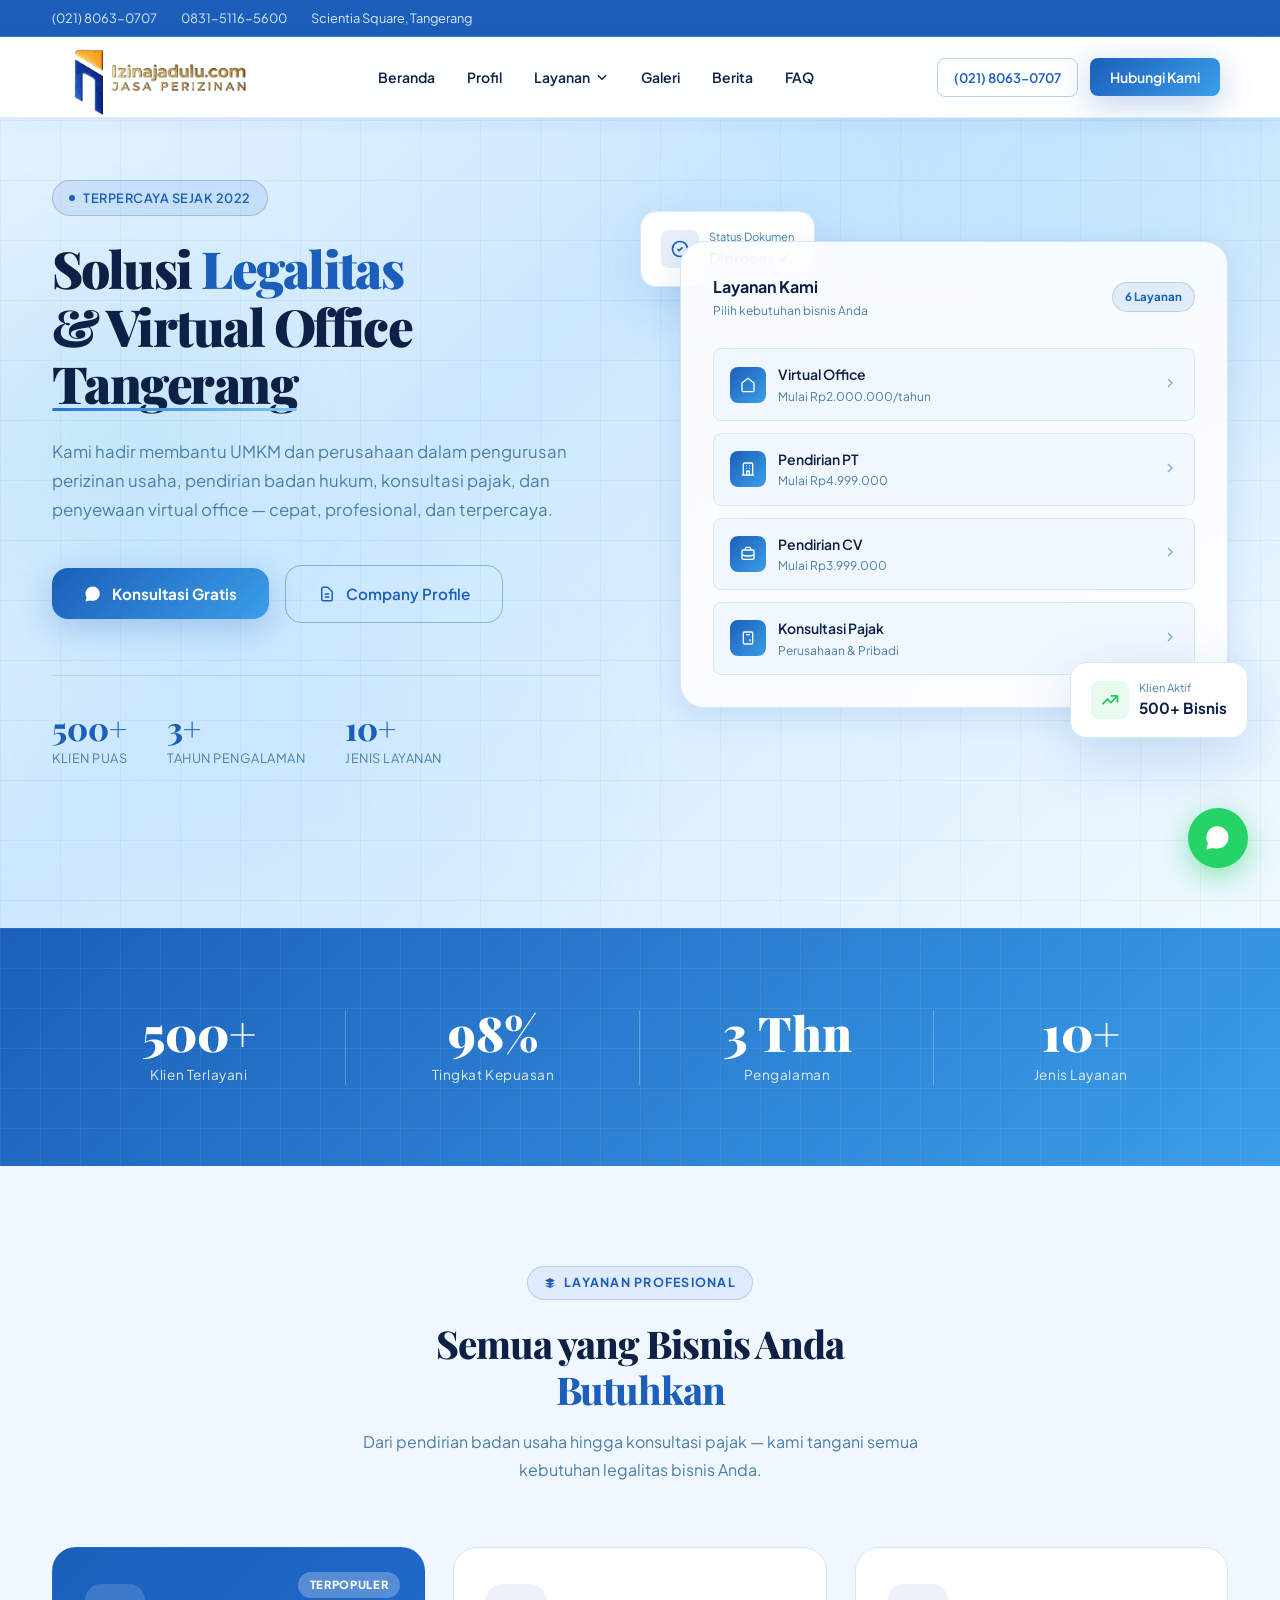
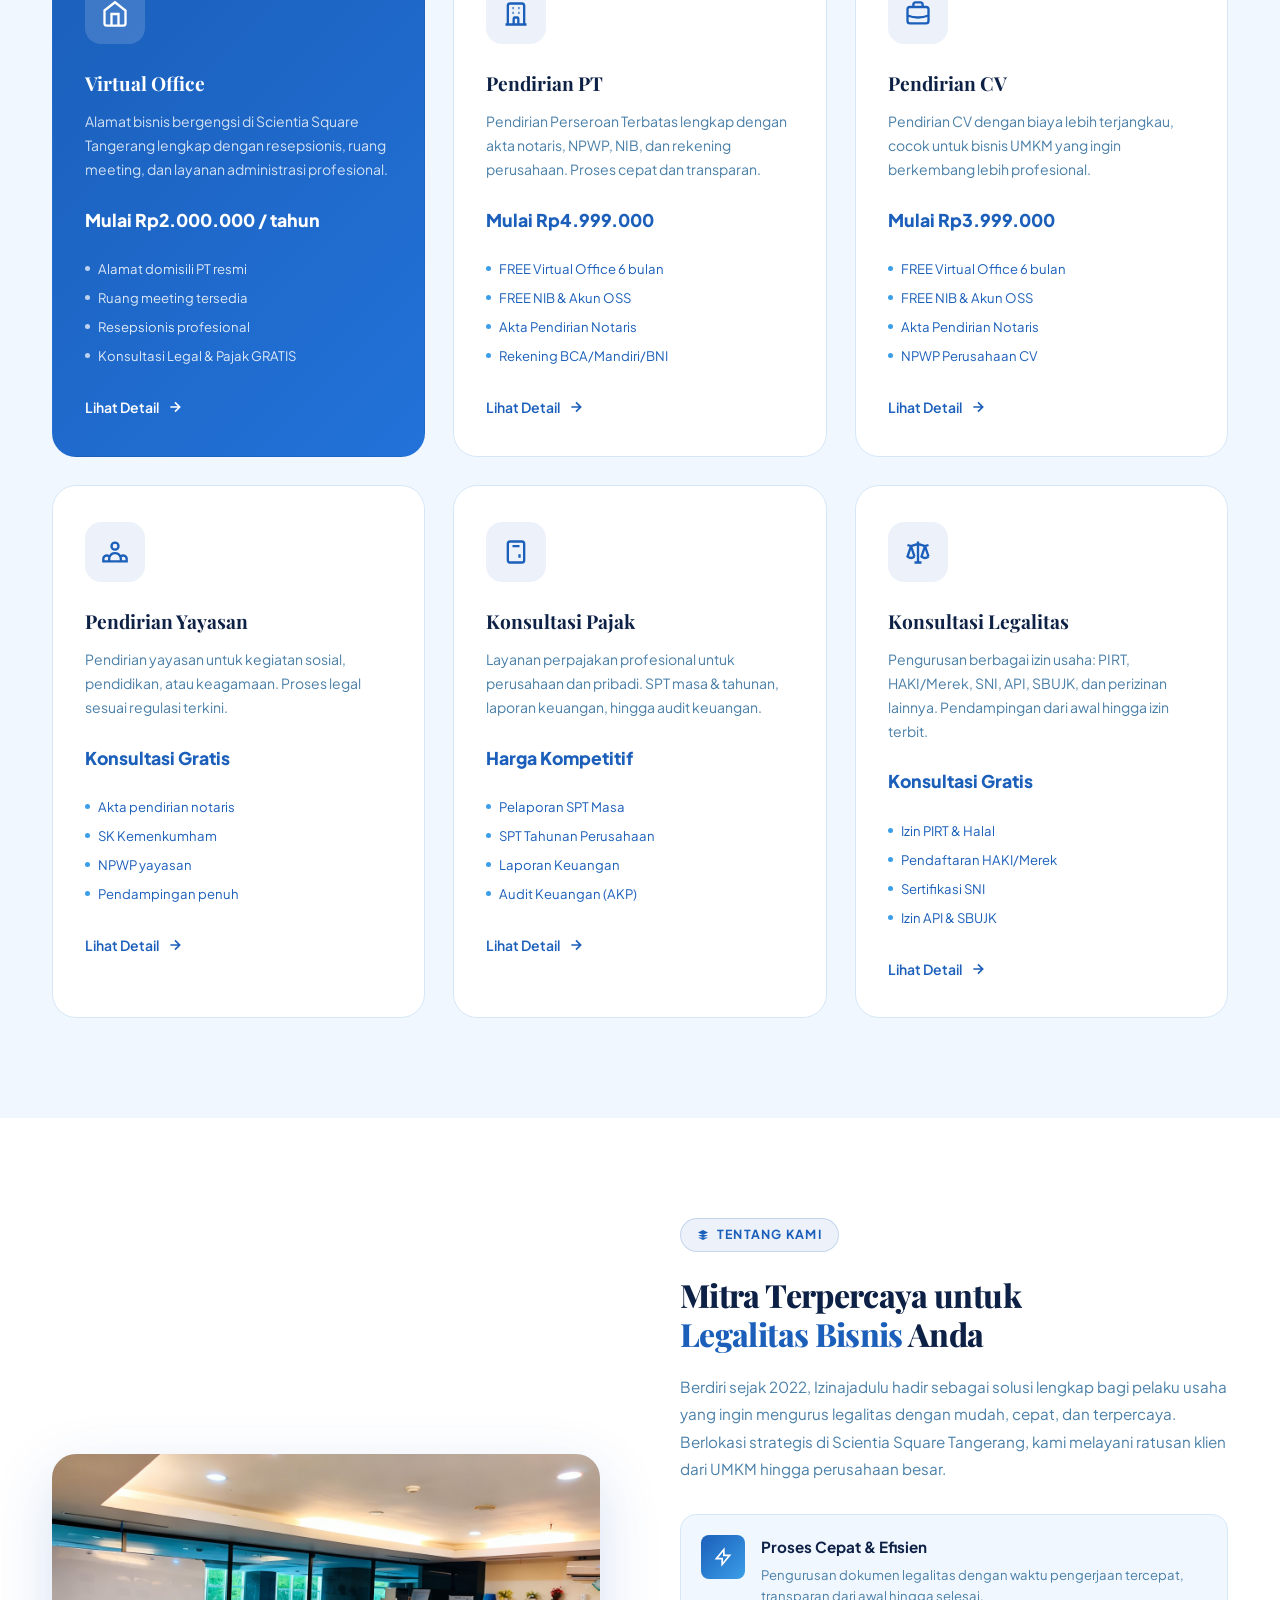
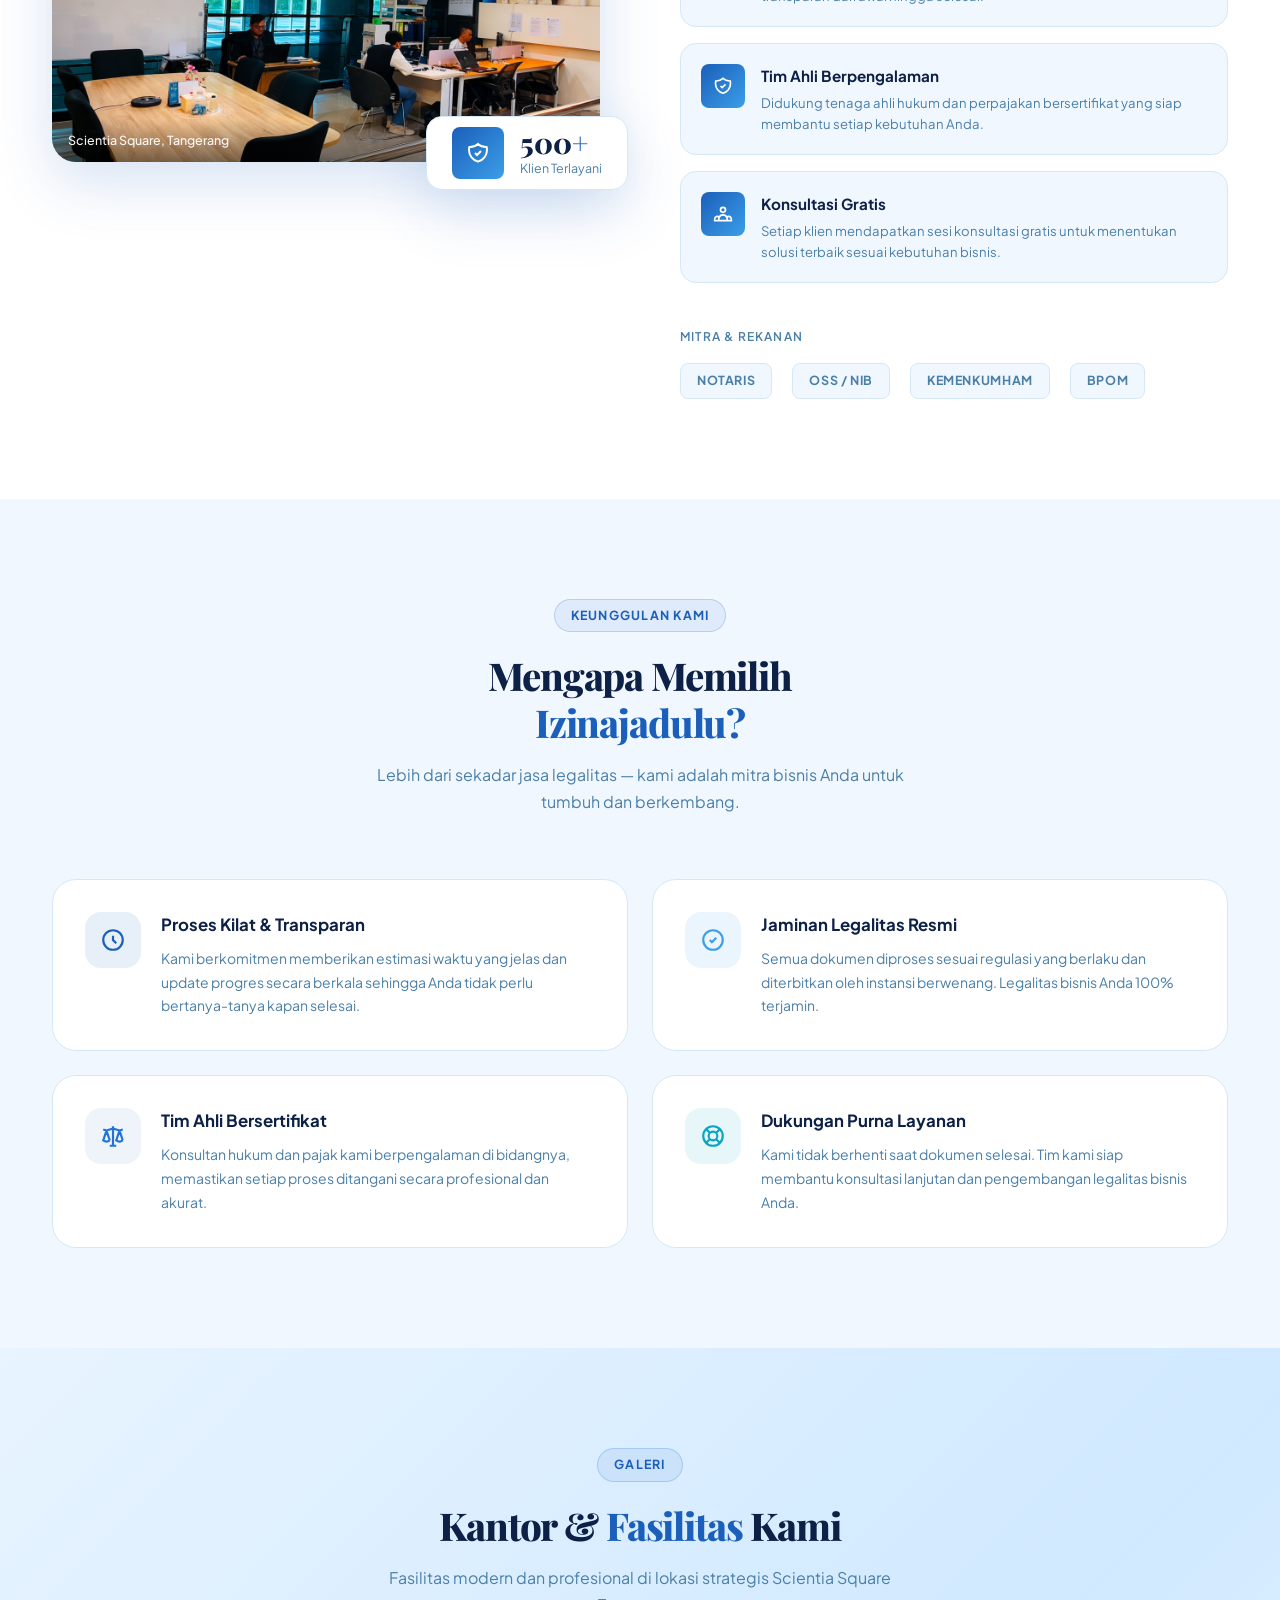
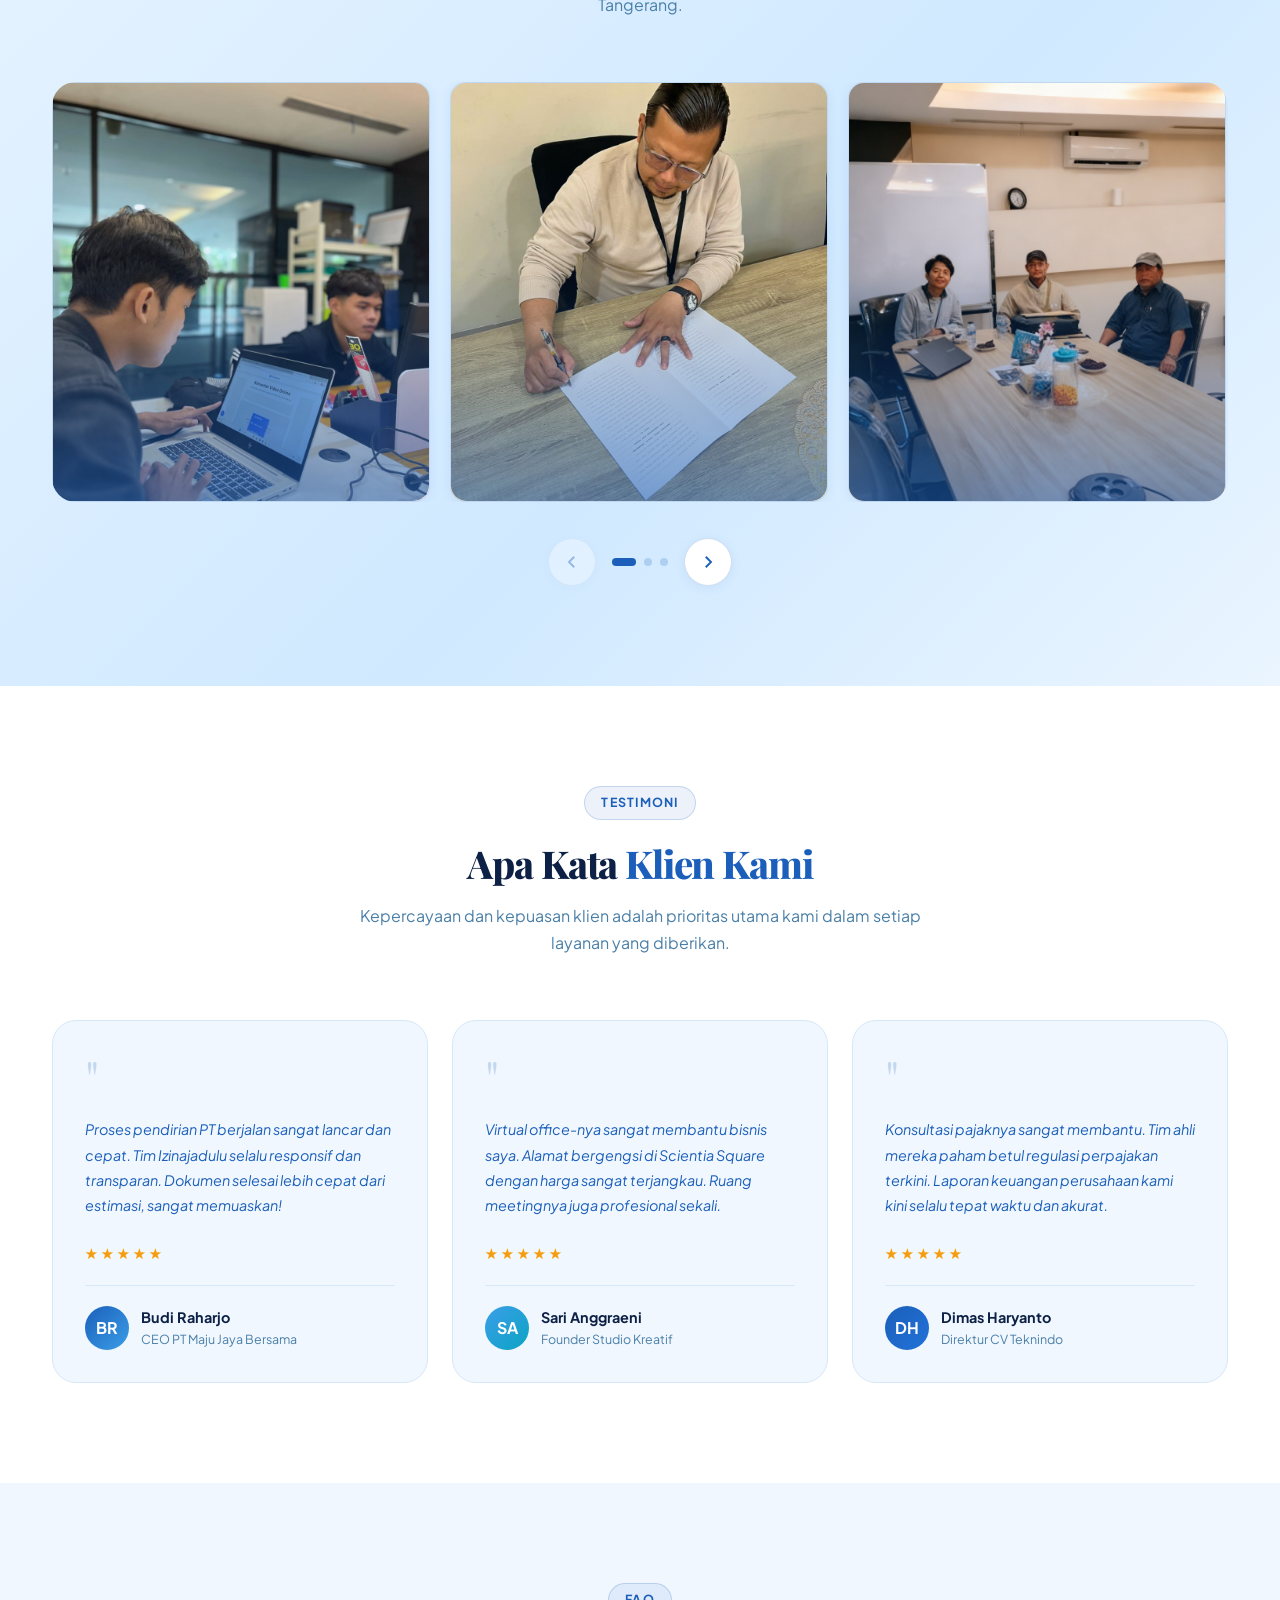
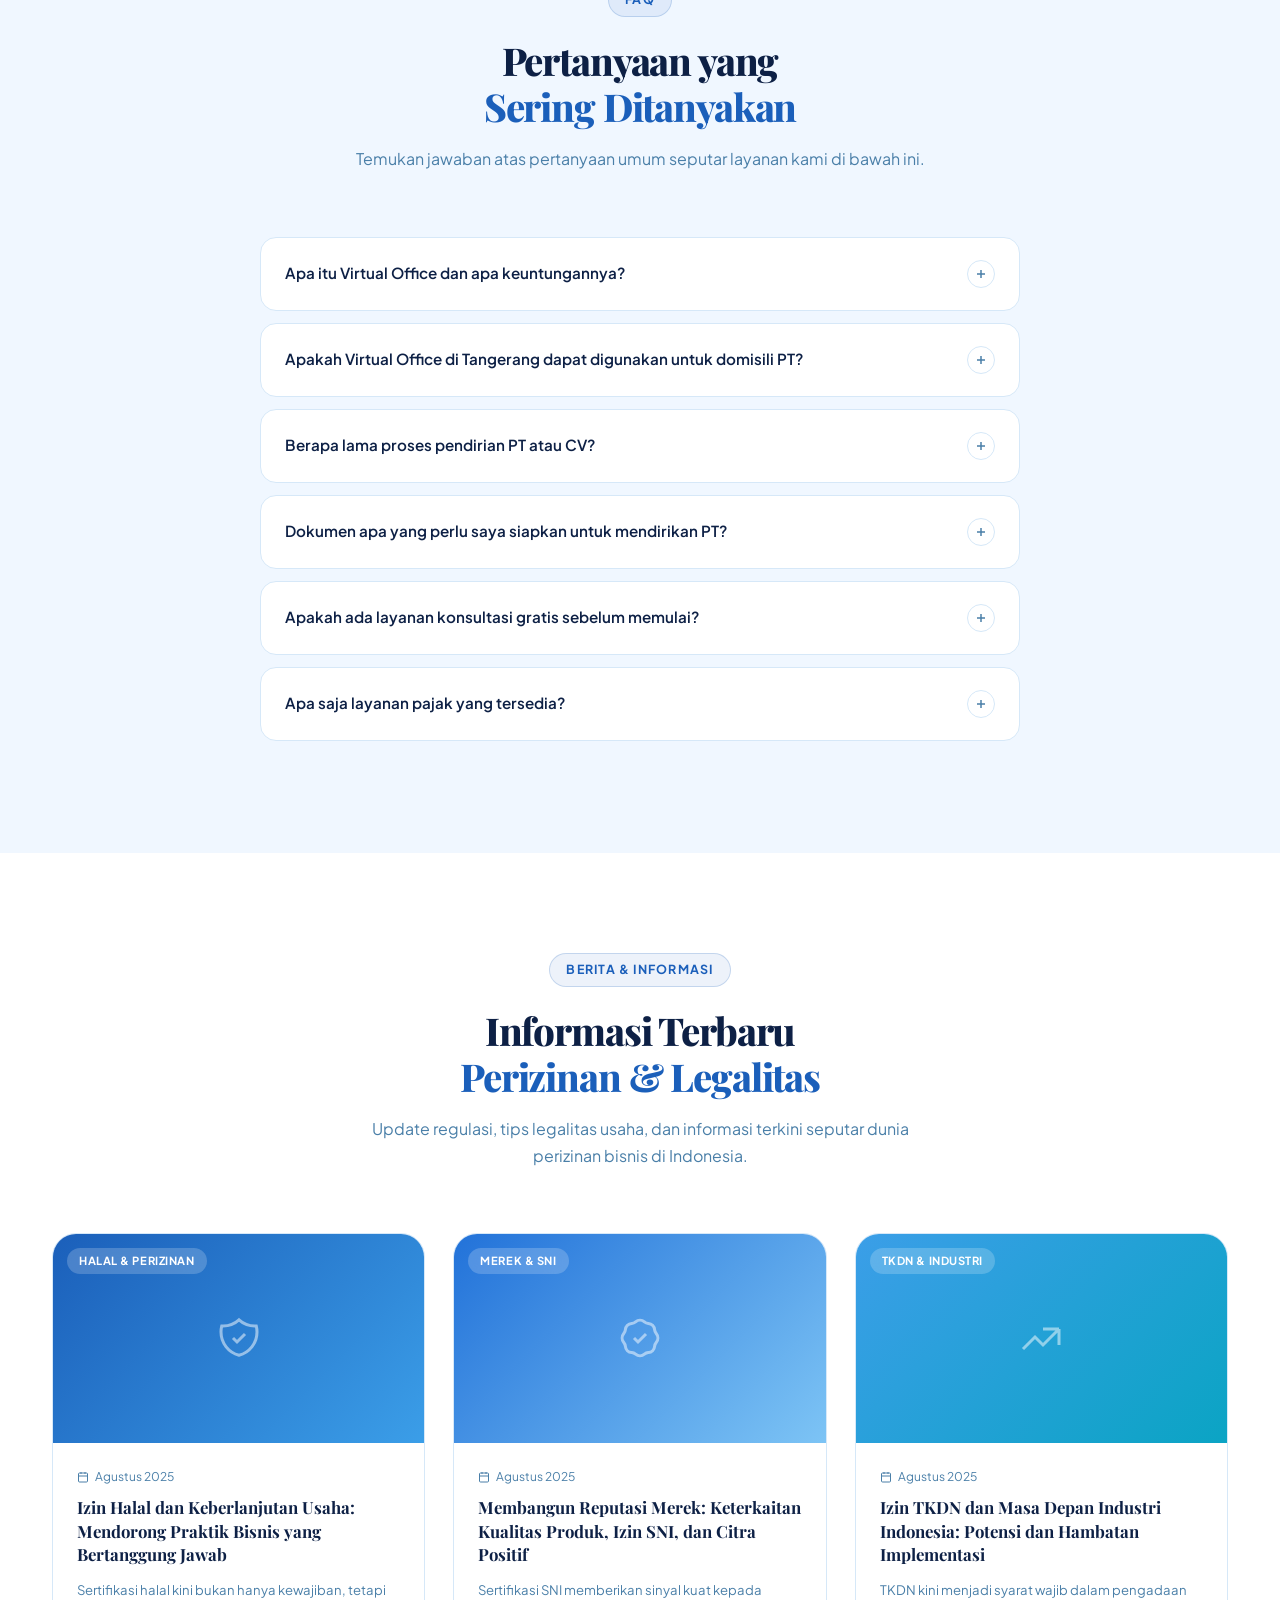
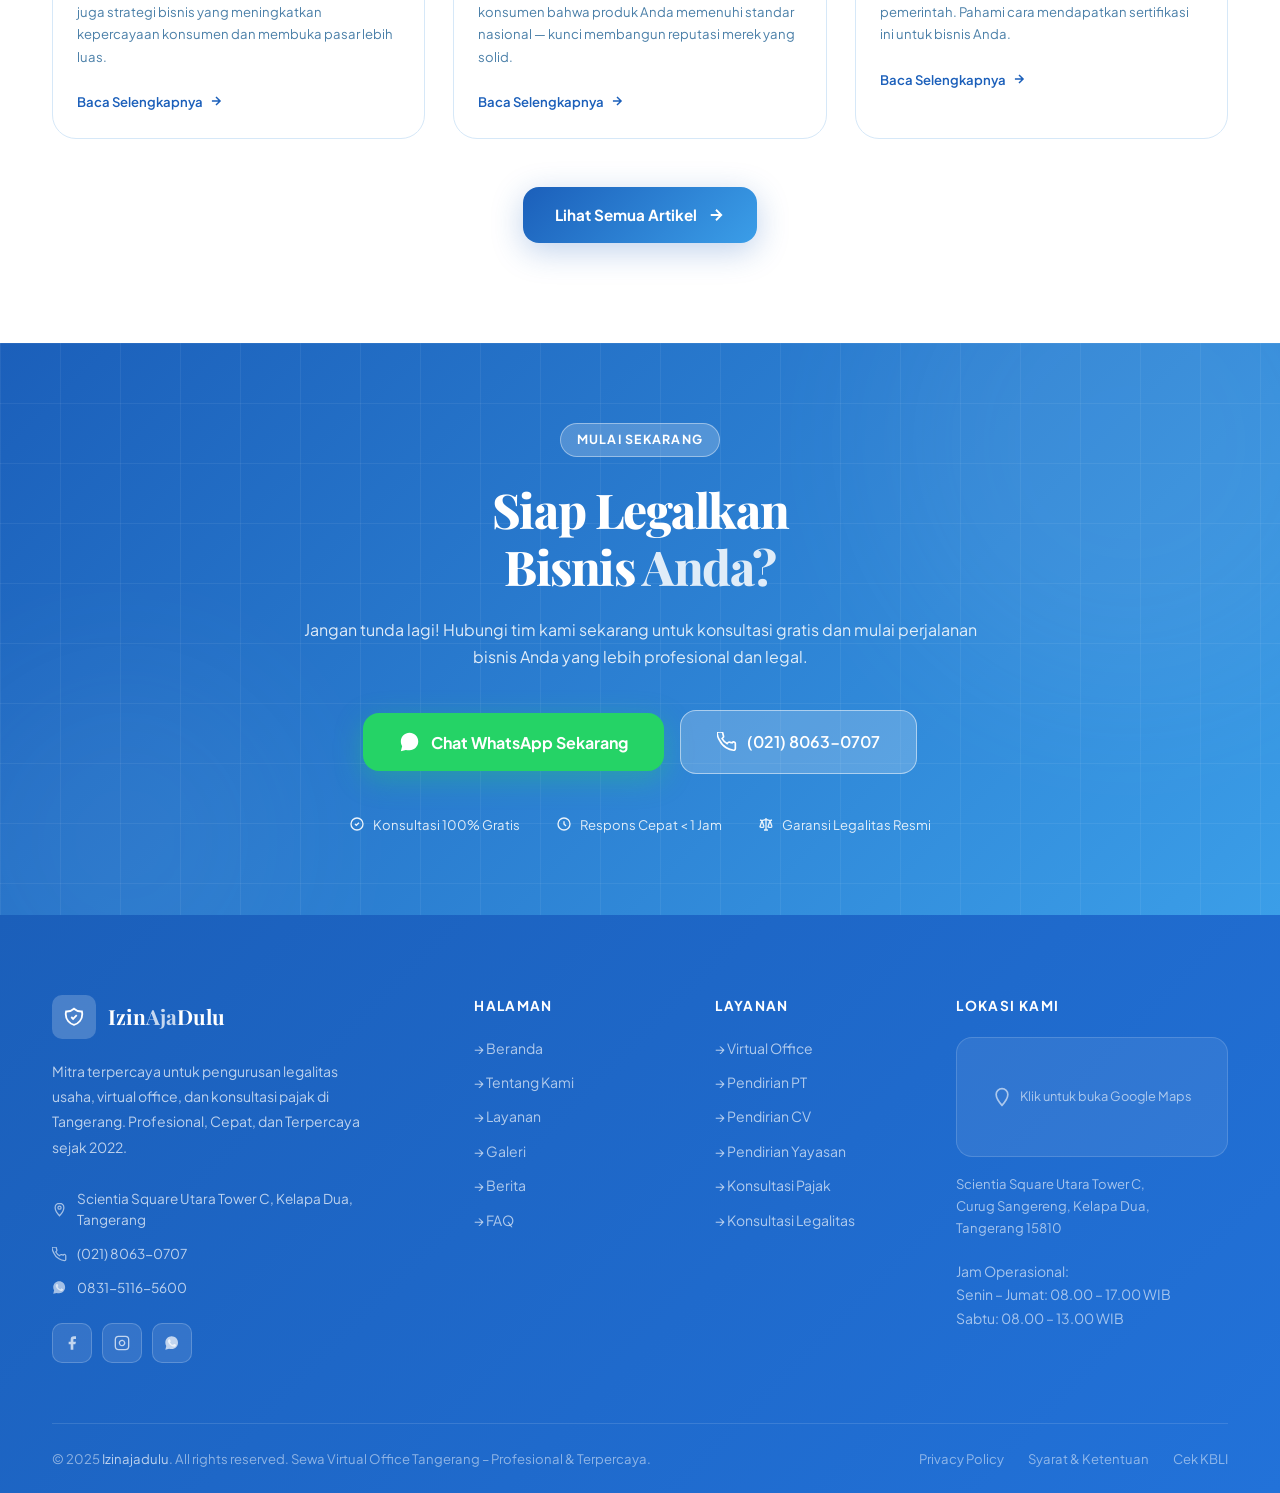
<file: index.html>
<!DOCTYPE html>
<html lang="id">

<head>
    <meta charset="UTF-8" />
    <meta name="viewport" content="width=device-width, initial-scale=1.0" />

    <!-- ═══════════════════════════════════════════
         PRIMARY SEO META TAGS
    ════════════════════════════════════════════ -->
    <title>Izinajadulu – Sewa Virtual Office & Legalitas Usaha Tangerang | Terpercaya Sejak 2022</title>
    <meta name="description"
        content="Izinajadulu – Jasa sewa Virtual Office Tangerang mulai Rp2.000.000/tahun, pendirian PT mulai Rp4.999.000, pendirian CV, konsultasi pajak & legalitas usaha. Profesional, cepat, terpercaya sejak 2022." />
    <meta name="keywords"
        content="virtual office tangerang, sewa virtual office tangerang, pendirian PT tangerang, pendirian CV tangerang, konsultasi pajak tangerang, jasa legalitas usaha, pendirian yayasan, izin usaha tangerang, scientia square tangerang, NPWP perusahaan, NIB OSS, izinajadulu" />
    <meta name="author" content="Izinajadulu – PT Mulya Nusantara Sakti" />
    <meta name="robots" content="index, follow, max-image-preview:large, max-snippet:-1, max-video-preview:-1" />
    <meta name="googlebot" content="index, follow" />
    <meta name="language" content="Indonesian" />
    <meta name="geo.region" content="ID-BT" />
    <meta name="geo.placename" content="Tangerang, Banten, Indonesia" />
    <meta name="geo.position" content="-6.2297;106.6530" />
    <meta name="ICBM" content="-6.2297, 106.6530" />

    <!-- Canonical URL -->
    <link rel="canonical" href="https://www.izinajadulu.com/" />

    <!-- ═══════════════════════════════════════════
         OPEN GRAPH (Facebook, LinkedIn, WhatsApp)
    ════════════════════════════════════════════ -->
    <meta property="og:type" content="website" />
    <meta property="og:site_name" content="Izinajadulu" />
    <meta property="og:locale" content="id_ID" />
    <meta property="og:url" content="https://www.izinajadulu.com/" />
    <meta property="og:title" content="Izinajadulu – Virtual Office & Legalitas Usaha Tangerang" />
    <meta property="og:description"
        content="Mitra terpercaya pengurusan legalitas usaha, virtual office Scientia Square Tangerang, pendirian PT/CV, dan konsultasi pajak. 500+ klien puas sejak 2022." />
    <meta property="og:image" content="https://www.izinajadulu.com/img/og-image.jpg" />
    <meta property="og:image:width" content="1200" />
    <meta property="og:image:height" content="630" />
    <meta property="og:image:alt" content="Izinajadulu – Virtual Office & Legalitas Usaha Tangerang" />

    <!-- ═══════════════════════════════════════════
         TWITTER CARD
    ════════════════════════════════════════════ -->
    <meta name="twitter:card" content="summary_large_image" />
    <meta name="twitter:site" content="@izinajadulu" />
    <meta name="twitter:title" content="Izinajadulu – Virtual Office & Legalitas Usaha Tangerang" />
    <meta name="twitter:description"
        content="Sewa Virtual Office Tangerang mulai Rp2jt/tahun. Pendirian PT, CV, konsultasi pajak & legalitas usaha. Terpercaya sejak 2022." />
    <meta name="twitter:image" content="https://www.izinajadulu.com/img/og-image.jpg" />

    <!-- ═══════════════════════════════════════════
         FAVICON
    ════════════════════════════════════════════ -->
    <link rel="icon" type="image/png" href="/public/favicon.png" />
    <link rel="shortcut icon" href="/public/favicon.png" type="image/png" />
    <link rel="apple-touch-icon" href="/public/favicon.png" />

    <!-- ═══════════════════════════════════════════
         STRUCTURED DATA – JSON-LD
    ════════════════════════════════════════════ -->

    <!-- LocalBusiness -->
    <script type="application/ld+json">
    {
      "@context": "https://schema.org",
      "@type": "LegalService",
      "@id": "https://www.izinajadulu.com/#business",
      "name": "Izinajadulu",
      "alternateName": "PT Mulya Nusantara Sakti",
      "url": "https://www.izinajadulu.com",
      "logo": "https://www.izinajadulu.com/logo/logo.png",
      "image": "https://www.izinajadulu.com/img/kantor1.jpeg",
      "description": "Izinajadulu adalah mitra terpercaya untuk pengurusan legalitas usaha, sewa virtual office, pendirian PT/CV/Yayasan, dan konsultasi pajak di Tangerang. Terpercaya sejak 2022.",
      "foundingDate": "2022",
      "telephone": "+62-21-8063-0707",
      "sameAs": [
        "https://web.facebook.com/profile.php?id=61572727354700",
        "https://www.instagram.com/izinajadulu",
        "https://wa.me/6283151165600"
      ],
      "address": {
        "@type": "PostalAddress",
        "streetAddress": "Scientia Square Utara Tower C, Curug Sangereng",
        "addressLocality": "Kelapa Dua",
        "addressRegion": "Tangerang",
        "postalCode": "15810",
        "addressCountry": "ID"
      },
      "geo": {
        "@type": "GeoCoordinates",
        "latitude": -6.2297,
        "longitude": 106.6530
      },
      "openingHoursSpecification": [
        {
          "@type": "OpeningHoursSpecification",
          "dayOfWeek": ["Monday","Tuesday","Wednesday","Thursday","Friday"],
          "opens": "08:00",
          "closes": "17:00"
        },
        {
          "@type": "OpeningHoursSpecification",
          "dayOfWeek": "Saturday",
          "opens": "08:00",
          "closes": "13:00"
        }
      ],
      "priceRange": "Rp2.000.000 – Rp4.999.000",
      "currenciesAccepted": "IDR",
      "paymentAccepted": "Transfer Bank, Cash",
      "areaServed": {
        "@type": "City",
        "name": "Tangerang"
      },
      "hasOfferCatalog": {
        "@type": "OfferCatalog",
        "name": "Layanan Izinajadulu",
        "itemListElement": [
          {
            "@type": "Offer",
            "itemOffered": {
              "@type": "Service",
              "name": "Virtual Office Tangerang",
              "description": "Sewa alamat bisnis bergengsi di Scientia Square Tangerang lengkap dengan resepsionis, ruang meeting, dan layanan administrasi profesional."
            },
            "price": "2000000",
            "priceCurrency": "IDR",
            "priceSpecification": {
              "@type": "UnitPriceSpecification",
              "price": "2000000",
              "priceCurrency": "IDR",
              "unitText": "tahun"
            }
          },
          {
            "@type": "Offer",
            "itemOffered": {
              "@type": "Service",
              "name": "Pendirian PT",
              "description": "Pendirian Perseroan Terbatas lengkap dengan akta notaris, NPWP, NIB, dan rekening perusahaan."
            },
            "price": "4999000",
            "priceCurrency": "IDR"
          },
          {
            "@type": "Offer",
            "itemOffered": {
              "@type": "Service",
              "name": "Pendirian CV",
              "description": "Pendirian CV dengan biaya terjangkau, cocok untuk bisnis UMKM yang ingin berkembang lebih profesional."
            },
            "price": "3999000",
            "priceCurrency": "IDR"
          },
          {
            "@type": "Offer",
            "itemOffered": {
              "@type": "Service",
              "name": "Konsultasi Pajak",
              "description": "Layanan perpajakan profesional untuk perusahaan dan pribadi: SPT masa & tahunan, laporan keuangan, audit keuangan."
            }
          },
          {
            "@type": "Offer",
            "itemOffered": {
              "@type": "Service",
              "name": "Pendirian Yayasan",
              "description": "Pendirian yayasan untuk kegiatan sosial, pendidikan, atau keagamaan sesuai regulasi terkini."
            }
          },
          {
            "@type": "Offer",
            "itemOffered": {
              "@type": "Service",
              "name": "Konsultasi Legalitas",
              "description": "Pengurusan berbagai izin usaha: PIRT, HAKI/Merek, SNI, API, SBUJK, dan perizinan lainnya."
            }
          }
        ]
      },
      "aggregateRating": {
        "@type": "AggregateRating",
        "ratingValue": "4.9",
        "reviewCount": "500",
        "bestRating": "5",
        "worstRating": "1"
      },
      "review": [
        {
          "@type": "Review",
          "author": { "@type": "Person", "name": "Budi Raharjo" },
          "reviewRating": { "@type": "Rating", "ratingValue": "5" },
          "reviewBody": "Proses pendirian PT berjalan sangat lancar dan cepat. Tim Izinajadulu selalu responsif dan transparan. Dokumen selesai lebih cepat dari estimasi."
        },
        {
          "@type": "Review",
          "author": { "@type": "Person", "name": "Sari Anggraeni" },
          "reviewRating": { "@type": "Rating", "ratingValue": "5" },
          "reviewBody": "Virtual office-nya sangat membantu bisnis saya. Alamat bergengsi di Scientia Square dengan harga sangat terjangkau."
        }
      ]
    }
    </script>

    <!-- BreadcrumbList -->
    <script type="application/ld+json">
    {
      "@context": "https://schema.org",
      "@type": "BreadcrumbList",
      "itemListElement": [
        {
          "@type": "ListItem",
          "position": 1,
          "name": "Beranda",
          "item": "https://www.izinajadulu.com/"
        }
      ]
    }
    </script>

    <!-- FAQPage -->
    <script type="application/ld+json">
    {
      "@context": "https://schema.org",
      "@type": "FAQPage",
      "mainEntity": [
        {
          "@type": "Question",
          "name": "Apa itu Virtual Office dan apa keuntungannya?",
          "acceptedAnswer": {
            "@type": "Answer",
            "text": "Virtual Office adalah layanan penyewaan alamat bisnis tanpa perlu menyewa ruang fisik secara permanen. Keuntungannya meliputi biaya operasional yang jauh lebih hemat, alamat bisnis bergengsi di lokasi strategis, pengelolaan surat dan dokumen yang efisien, serta akses ke fasilitas ruang meeting bila dibutuhkan."
          }
        },
        {
          "@type": "Question",
          "name": "Apakah Virtual Office di Tangerang dapat digunakan untuk domisili PT?",
          "acceptedAnswer": {
            "@type": "Answer",
            "text": "Ya! Alamat virtual office kami di Scientia Square, Kelapa Dua, Tangerang sudah memenuhi syarat dan dapat digunakan sebagai alamat domisili PT, CV, maupun Yayasan. Kami juga dapat membantu proses verifikasi alamat untuk keperluan OSS dan instansi terkait."
          }
        },
        {
          "@type": "Question",
          "name": "Berapa lama proses pendirian PT atau CV?",
          "acceptedAnswer": {
            "@type": "Answer",
            "text": "Waktu pengerjaan bervariasi tergantung jenis dokumen dan kelengkapan berkas. Untuk pendirian PT, estimasi 7–14 hari kerja. Pendirian CV umumnya lebih cepat, 5–10 hari kerja. Kami selalu memberikan update progres secara berkala."
          }
        },
        {
          "@type": "Question",
          "name": "Dokumen apa yang perlu saya siapkan untuk mendirikan PT?",
          "acceptedAnswer": {
            "@type": "Answer",
            "text": "Dokumen yang diperlukan antara lain: KTP dan NPWP seluruh pendiri/pemegang saham, KK pendiri utama, NPWP pribadi, nomor telepon dan email aktif, dan rencana bidang usaha (KBLI). Tim kami akan memandu Anda langkah demi langkah."
          }
        },
        {
          "@type": "Question",
          "name": "Apakah ada layanan konsultasi gratis sebelum memulai?",
          "acceptedAnswer": {
            "@type": "Answer",
            "text": "Tentu! Kami menyediakan sesi konsultasi gratis untuk semua calon klien. Anda bisa menghubungi kami via WhatsApp di 0831-5116-5600 atau telepon di (021) 8063-0707."
          }
        },
        {
          "@type": "Question",
          "name": "Apa saja layanan pajak yang tersedia?",
          "acceptedAnswer": {
            "@type": "Answer",
            "text": "Layanan perpajakan kami mencakup: Pelaporan SPT Masa (bulanan), Pelaporan SPT Tahunan, Penyusunan Laporan Keuangan, dan Audit Keuangan (AKP) oleh Akuntan Publik bersertifikat."
          }
        }
      ]
    }
    </script>

    <!-- Organization -->
    <script type="application/ld+json">
    {
      "@context": "https://schema.org",
      "@type": "Organization",
      "@id": "https://www.izinajadulu.com/#organization",
      "name": "Izinajadulu",
      "url": "https://www.izinajadulu.com",
      "logo": {
        "@type": "ImageObject",
        "url": "https://www.izinajadulu.com/logo/logo.png",
        "width": 200,
        "height": 60
      },
      "contactPoint": [
        {
          "@type": "ContactPoint",
          "telephone": "+62-21-8063-0707",
          "contactType": "customer service",
          "areaServed": "ID",
          "availableLanguage": "Indonesian",
          "hoursAvailable": {
            "@type": "OpeningHoursSpecification",
            "dayOfWeek": ["Monday","Tuesday","Wednesday","Thursday","Friday"],
            "opens": "08:00",
            "closes": "17:00"
          }
        },
        {
          "@type": "ContactPoint",
          "telephone": "+62-831-5116-5600",
          "contactType": "customer support",
          "contactOption": "TollFree",
          "areaServed": "ID",
          "availableLanguage": "Indonesian"
        }
      ],
      "sameAs": [
        "https://web.facebook.com/profile.php?id=61572727354700",
        "https://www.instagram.com/izinajadulu"
      ]
    }
    </script>

    <!-- WebSite with SearchAction -->
    <script type="application/ld+json">
    {
      "@context": "https://schema.org",
      "@type": "WebSite",
      "@id": "https://www.izinajadulu.com/#website",
      "url": "https://www.izinajadulu.com",
      "name": "Izinajadulu",
      "description": "Solusi Legalitas & Virtual Office Tangerang",
      "inLanguage": "id-ID",
      "publisher": {
        "@id": "https://www.izinajadulu.com/#organization"
      }
    }
    </script>


    <link rel="stylesheet" href="/css/style.css" />


    <link rel="preconnect" href="https://fonts.googleapis.com" />
    <link rel="preconnect" href="https://fonts.gstatic.com" crossorigin />
</head>

<body>

    <!-- LOADER -->
    <div id="loader">
        <div class="loader-inner">
            <div class="loader-logo">Izin<span>Aja</span>Dulu</div>
            <div class="loader-bar">
                <div class="loader-bar-fill"></div>
            </div>
        </div>
    </div>

    <!-- SCROLL PROGRESS -->
    <div id="scroll-progress"></div>

    <nav id="navbar">
        <!-- Top Bar -->
        <div class="nav-top-bar">
            <div class="nav-top-content">
                <div class="nav-top-left">
                    <a href="tel:02180630707" class="nav-top-item">(021) 8063-0707</a>
                    <a href="https://wa.me/6283151165600" target="_blank" class="nav-top-item">0831-5116-5600</a>
                    <a href="https://maps.app.goo.gl/axjuyuGGX519durP9" target="_blank" class="nav-top-item">
                        Scientia Square, Tangerang
                    </a>
                </div>
            </div>
        </div>

        <!-- Main Nav -->
        <div class="nav-main">
            <div class="nav-main-content">
                <!-- Logo -->
                <a href="index.html" class="nav-logo">
                    <div class="nav-logo-icon">
                        <img src="/logo/logo.png" alt="Izin Aja Dulu">
                    </div>
                </a>

                <!-- Desktop Menu -->
                <ul class="nav-menu">
                    <li><a href="#hero" class="nav-link">Beranda</a></li>
                    <li><a href="#profil" class="nav-link">Profil</a></li>
                    <li class="nav-item dropdown">
                        <a href="#layanan" class="nav-link">Layanan
                            <svg width="14" height="14" fill="none" viewBox="0 0 24 24" stroke="currentColor"
                                stroke-width="2.5">
                                <path d="M19 9l-7 7-7-7" />
                            </svg>
                        </a>
                        <div class="nav-dropdown">
                            <a href="layanan/" class="dropdown-item">
                                <div class="dropdown-icon"><svg width="16" height="16" fill="none" viewBox="0 0 24 24"
                                        stroke="white" stroke-width="2">
                                        <path d="M3 9l9-7 9 7v11a2 2 0 01-2 2H5a2 2 0 01-2-2z" />
                                    </svg></div>
                                <div class="dropdown-text"><span class="dropdown-label">Virtual Office</span><span
                                        class="dropdown-desc">Mulai Rp2.000.000/tahun</span></div>
                            </a>
                            <a href="layanan/" class="dropdown-item">
                                <div class="dropdown-icon"><svg width="16" height="16" fill="none" viewBox="0 0 24 24"
                                        stroke="white" stroke-width="2">
                                        <path
                                            d="M19 21V5a2 2 0 00-2-2H7a2 2 0 00-2 2v16m14 0h2m-2 0h-5m-9 0H3m2 0h5M9 7h1m-1 4h1m4-4h1m-1 4h1m-5 10v-5a1 1 0 011-1h2a1 1 0 011 1v5m-4 0h4" />
                                    </svg></div>
                                <div class="dropdown-text"><span class="dropdown-label">Pendirian PT</span><span
                                        class="dropdown-desc">Mulai Rp4.999.000</span></div>
                            </a>
                            <a href="layanan/" class="dropdown-item">
                                <div class="dropdown-icon"><svg width="16" height="16" fill="none" viewBox="0 0 24 24"
                                        stroke="white" stroke-width="2">
                                        <path
                                            d="M21 13.255A23.931 23.931 0 0112 15c-3.183 0-6.22-.62-9-1.745M16 6V4a2 2 0 00-2-2h-4a2 2 0 00-2 2v2m4 6h.01M5 20h14a2 2 0 002-2V8a2 2 0 00-2-2H5a2 2 0 00-2 2v10a2 2 0 002 2z" />
                                    </svg></div>
                                <div class="dropdown-text"><span class="dropdown-label">Pendirian CV</span><span
                                        class="dropdown-desc">Mulai Rp3.999.000</span></div>
                            </a>
                            <a href="layanan/" class="dropdown-item">
                                <div class="dropdown-icon"><svg width="16" height="16" fill="none" viewBox="0 0 24 24"
                                        stroke="white" stroke-width="2">
                                        <path
                                            d="M17 20h5v-2a3 3 0 00-5.356-1.857M17 20H7m10 0v-2c0-.656-.126-1.283-.356-1.857M7 20H2v-2a3 3 0 015.356-1.857M7 20v-2c0-.656.126-1.283.356-1.857m0 0a5.002 5.002 0 019.288 0M15 7a3 3 0 11-6 0 3 3 0 016 0z" />
                                    </svg></div>
                                <div class="dropdown-text"><span class="dropdown-label">Pendirian Yayasan</span><span
                                        class="dropdown-desc">Konsultasi Gratis</span></div>
                            </a>
                            <a href="layanan/" class="dropdown-item">
                                <div class="dropdown-icon"><svg width="16" height="16" fill="none" viewBox="0 0 24 24"
                                        stroke="white" stroke-width="2">
                                        <path
                                            d="M9 7h6m0 10v-3m-3 3h.01M9 17h.01M9 14h.01M12 14h.01M15 11h.01M12 11h.01M9 11h.01M7 21h10a2 2 0 002-2V5a2 2 0 00-2-2H7a2 2 0 00-2 2v14a2 2 0 002 2z" />
                                    </svg></div>
                                <div class="dropdown-text"><span class="dropdown-label">Konsultasi Pajak</span><span
                                        class="dropdown-desc">Perusahaan & Pribadi</span></div>
                            </a>
                            <a href="layanan/" class="dropdown-item">
                                <div class="dropdown-icon"><svg width="16" height="16" fill="none" viewBox="0 0 24 24"
                                        stroke="white" stroke-width="2">
                                        <path
                                            d="M3 6l3 1m0 0l-3 9a5.002 5.002 0 006.001 0M6 7l3 9M6 7l6-2m6 2l3-1m-3 1l-3 9a5.002 5.002 0 006.001 0M18 7l3 9m-3-9l-6-2m0-2v2m0 16V5m0 16H9m3 0h3" />
                                    </svg></div>
                                <div class="dropdown-text"><span class="dropdown-label">Konsultasi Legalitas</span><span
                                        class="dropdown-desc">Konsultasi Gratis</span></div>
                            </a>
                            <a href="layanan/company-profile.html" class="dropdown-item">
                                <div class="dropdown-icon"><svg width="16" height="16" fill="none" viewBox="0 0 24 24"
                                        stroke="white" stroke-width="2">
                                        <path
                                            d="M9 12h6m-6 4h6m2 5H7a2 2 0 01-2-2V5a2 2 0 012-2h5.586a1 1 0 01.707.293l5.414 5.414a1 1 0 01.293.707V19a2 2 0 01-2 2z" />
                                    </svg></div>
                                <div class="dropdown-text"><span class="dropdown-label">Company Profile</span><span
                                        class="dropdown-desc">PT Mulya Nusantara Sakti</span></div>
                            </a>
                        </div>
                    </li>
                    <li><a href="#galeri" class="nav-link">Galeri</a></li>
                    <li><a href="#berita" class="nav-link">Berita</a></li>
                    <li><a href="#faq" class="nav-link">FAQ</a></li>
                </ul>

                <!-- CTA -->
                <div class="nav-cta">
                    <a href="tel:02180630707" class="btn-nav-phone">(021) 8063-0707</a>
                    <button type="button" onclick="openKonsultasiModal()" class="btn-nav-wa">Hubungi Kami</button>
                </div>

                <!-- Hamburger -->
                <button class="nav-hamburger" aria-label="Toggle navigation">
                    <span class="hamburger-line"></span>
                    <span class="hamburger-line"></span>
                    <span class="hamburger-line"></span>
                </button>
            </div>

            <div class="nav-mobile">
                <a href="#hero" class="mobile-nav-link">Beranda</a>
                <a href="#profil" class="mobile-nav-link">Profil</a>
                <a href="#layanan" class="mobile-nav-link">Layanan</a>
                <a href="#galeri" class="mobile-nav-link">Galeri</a>
                <a href="#berita" class="mobile-nav-link">Berita</a>
                <a href="#faq" class="mobile-nav-link">FAQ</a>
                <a href="layanan/company-profile.html" class="mobile-nav-link">📄 Company Profile</a>
                <div class="mobile-cta-group">
                    <button type="button" onclick="openKonsultasiModal()" class="btn-primary"
                        style="justify-content:center">WhatsApp Sekarang</button>
                </div>
            </div>
        </div>
    </nav>

    <!-- HERO -->
    <section id="hero">
        <div class="hero-bg-shapes">
            <div class="hero-shape hero-shape-1"></div>
            <div class="hero-shape hero-shape-2"></div>
            <div class="hero-shape hero-shape-3"></div>
        </div>
        <div class="hero-grid-overlay"></div>

        <div class="container">
            <div class="hero-content">
                <!-- Left: Text -->
                <div class="hero-text-col">
                    <div class="hero-badge">
                        <span class="hero-badge-dot"></span>
                        Terpercaya Sejak 2022
                    </div>
                    <h1 class="hero-title">
                        Solusi <span class="accent">Legalitas</span><br>
                        &amp; Virtual Office<br>
                        <span class="underline-text">Tangerang</span>
                    </h1>
                    <p class="hero-desc">
                        Kami hadir membantu UMKM dan perusahaan dalam pengurusan perizinan usaha, pendirian badan hukum,
                        konsultasi pajak, dan penyewaan virtual office — cepat, profesional, dan terpercaya.
                    </p>
                    <div class="hero-cta">
                        <button type="button" onclick="openKonsultasiModal()" class="btn-primary">
                            <svg width="18" height="18" fill="currentColor" viewBox="0 0 24 24">
                                <path
                                    d="M17.472 14.382c-.297-.149-1.758-.867-2.03-.967-.273-.099-.471-.148-.67.15-.197.297-.767.966-.94 1.164-.173.199-.347.223-.644.075-.297-.15-1.255-.463-2.39-1.475-.883-.788-1.48-1.761-1.653-2.059-.173-.297-.018-.458.13-.606.134-.133.298-.347.446-.52.149-.174.198-.298.298-.497.099-.198.05-.371-.025-.52-.075-.149-.669-1.612-.916-2.207-.242-.579-.487-.5-.669-.51-.173-.008-.371-.01-.57-.01-.198 0-.52.074-.792.372-.272.297-1.04 1.016-1.04 2.479 0 1.462 1.065 2.875 1.213 3.074.149.198 2.096 3.2 5.077 4.487.709.306 1.262.489 1.694.625.712.227 1.36.195 1.871.118.571-.085 1.758-.719 2.006-1.413.248-.694.248-1.289.173-1.413-.074-.124-.272-.198-.57-.347z" />
                                <path
                                    d="M11.5 2C6.262 2 2 6.262 2 11.5c0 1.862.518 3.597 1.414 5.086L2 22l5.567-1.389A9.451 9.451 0 0011.5 21C16.738 21 21 16.738 21 11.5S16.738 2 11.5 2z" />
                            </svg>
                            Konsultasi Gratis
                        </button>
                        <a href="layanan/company-profile.html" class="btn-secondary">
                            <svg width="18" height="18" fill="none" viewBox="0 0 24 24" stroke="currentColor"
                                stroke-width="2">
                                <path
                                    d="M9 12h6m-6 4h6m2 5H7a2 2 0 01-2-2V5a2 2 0 012-2h5.586a1 1 0 01.707.293l5.414 5.414a1 1 0 01.293.707V19a2 2 0 01-2 2z" />
                            </svg>
                            Company Profile
                        </a>
                    </div>
                    <div class="hero-stats">
                        <div class="hero-stat">
                            <div class="hero-stat-num" data-count="500" data-suffix="+">500+</div>
                            <div class="hero-stat-label">Klien Puas</div>
                        </div>
                        <div class="hero-stat">
                            <div class="hero-stat-num" data-count="3" data-suffix="+">3+</div>
                            <div class="hero-stat-label">Tahun Pengalaman</div>
                        </div>
                        <div class="hero-stat">
                            <div class="hero-stat-num" data-count="10" data-suffix="+">10+</div>
                            <div class="hero-stat-label">Jenis Layanan</div>
                        </div>
                    </div>
                </div>

                <!-- Right: Visual Card -->
                <div class="hero-visual">
                    <div class="hero-float-card hero-float-1">
                        <div class="float-content">
                            <div class="float-icon blue">
                                <svg width="20" height="20" fill="none" viewBox="0 0 24 24" stroke="currentColor"
                                    stroke-width="2">
                                    <path d="M9 12l2 2 4-4m6 2a9 9 0 11-18 0 9 9 0 0118 0z" />
                                </svg>
                            </div>
                            <div class="float-text">
                                <span class="float-label">Status Dokumen</span>
                                <span class="float-value">Diproses ✓</span>
                            </div>
                        </div>
                    </div>

                    <div class="hero-card-main">
                        <div class="hero-card-header">
                            <div>
                                <div class="hero-card-title">Layanan Kami</div>
                                <div class="hero-card-subtitle">Pilih kebutuhan bisnis Anda</div>
                            </div>
                            <div class="hero-card-badge">6 Layanan</div>
                        </div>
                        <div class="service-list">
                            <a href="layanan/" class="service-item">
                                <div class="service-item-left">
                                    <div class="service-item-icon"><svg width="16" height="16" fill="none"
                                            viewBox="0 0 24 24" stroke="white" stroke-width="2">
                                            <path d="M3 9l9-7 9 7v11a2 2 0 01-2 2H5a2 2 0 01-2-2z" />
                                        </svg></div>
                                    <div>
                                        <div class="service-item-name">Virtual Office</div>
                                        <div class="service-item-price">Mulai Rp2.000.000/tahun</div>
                                    </div>
                                </div>
                                <div class="service-item-arrow"><svg width="16" height="16" fill="none"
                                        viewBox="0 0 24 24" stroke="currentColor" stroke-width="2">
                                        <path d="M9 18l6-6-6-6" />
                                    </svg></div>
                            </a>
                            <a href="layanan/" class="service-item">
                                <div class="service-item-left">
                                    <div class="service-item-icon"><svg width="16" height="16" fill="none"
                                            viewBox="0 0 24 24" stroke="white" stroke-width="2">
                                            <path
                                                d="M19 21V5a2 2 0 00-2-2H7a2 2 0 00-2 2v16m14 0h2m-2 0h-5m-9 0H3m2 0h5M9 7h1m-1 4h1m4-4h1m-1 4h1m-5 10v-5a1 1 0 011-1h2a1 1 0 011 1v5m-4 0h4" />
                                        </svg></div>
                                    <div>
                                        <div class="service-item-name">Pendirian PT</div>
                                        <div class="service-item-price">Mulai Rp4.999.000</div>
                                    </div>
                                </div>
                                <div class="service-item-arrow"><svg width="16" height="16" fill="none"
                                        viewBox="0 0 24 24" stroke="currentColor" stroke-width="2">
                                        <path d="M9 18l6-6-6-6" />
                                    </svg></div>
                            </a>
                            <a href="layanan/" class="service-item">
                                <div class="service-item-left">
                                    <div class="service-item-icon"><svg width="16" height="16" fill="none"
                                            viewBox="0 0 24 24" stroke="white" stroke-width="2">
                                            <path
                                                d="M21 13.255A23.931 23.931 0 0112 15c-3.183 0-6.22-.62-9-1.745M16 6V4a2 2 0 00-2-2h-4a2 2 0 00-2 2v2m4 6h.01M5 20h14a2 2 0 002-2V8a2 2 0 00-2-2H5a2 2 0 00-2 2v10a2 2 0 002 2z" />
                                        </svg></div>
                                    <div>
                                        <div class="service-item-name">Pendirian CV</div>
                                        <div class="service-item-price">Mulai Rp3.999.000</div>
                                    </div>
                                </div>
                                <div class="service-item-arrow"><svg width="16" height="16" fill="none"
                                        viewBox="0 0 24 24" stroke="currentColor" stroke-width="2">
                                        <path d="M9 18l6-6-6-6" />
                                    </svg></div>
                            </a>
                            <a href="layanan/" class="service-item">
                                <div class="service-item-left">
                                    <div class="service-item-icon"><svg width="16" height="16" fill="none"
                                            viewBox="0 0 24 24" stroke="white" stroke-width="2">
                                            <path
                                                d="M9 7h6m0 10v-3m-3 3h.01M9 17h.01M9 14h.01M12 14h.01M15 11h.01M12 11h.01M9 11h.01M7 21h10a2 2 0 002-2V5a2 2 0 00-2-2H7a2 2 0 00-2 2v14a2 2 0 002 2z" />
                                        </svg></div>
                                    <div>
                                        <div class="service-item-name">Konsultasi Pajak</div>
                                        <div class="service-item-price">Perusahaan & Pribadi</div>
                                    </div>
                                </div>
                                <div class="service-item-arrow"><svg width="16" height="16" fill="none"
                                        viewBox="0 0 24 24" stroke="currentColor" stroke-width="2">
                                        <path d="M9 18l6-6-6-6" />
                                    </svg></div>
                            </a>
                        </div>
                    </div>

                    <div class="hero-float-card hero-float-2">
                        <div class="float-content">
                            <div class="float-icon green">
                                <svg width="20" height="20" fill="none" viewBox="0 0 24 24" stroke="currentColor"
                                    stroke-width="2">
                                    <path d="M13 7h8m0 0v8m0-8l-8 8-4-4-6 6" />
                                </svg>
                            </div>
                            <div class="float-text">
                                <span class="float-label">Klien Aktif</span>
                                <span class="float-value">500+ Bisnis</span>
                            </div>
                        </div>
                    </div>
                </div>
            </div>
        </div>
    </section>

    <!-- STATS STRIP -->
    <div id="stats-strip" role="region" aria-label="Statistik">
        <div class="container">
            <div class="stats-grid">
                <div class="stat-item reveal">
                    <div class="stat-num" data-count="500" data-suffix="+">500+</div>
                    <div class="stat-label">Klien Terlayani</div>
                </div>
                <div class="stat-item reveal reveal-delay-1">
                    <div class="stat-num" data-count="98" data-suffix="%">98%</div>
                    <div class="stat-label">Tingkat Kepuasan</div>
                </div>
                <div class="stat-item reveal reveal-delay-2">
                    <div class="stat-num" data-count="3" data-suffix=" Thn">3 Thn</div>
                    <div class="stat-label">Pengalaman</div>
                </div>
                <div class="stat-item reveal reveal-delay-3">
                    <div class="stat-num" data-count="10" data-suffix="+">10+</div>
                    <div class="stat-label">Jenis Layanan</div>
                </div>
            </div>
        </div>
    </div>

    <!-- LAYANAN -->
    <section id="layanan" aria-label="Layanan Kami">
        <div class="container">
            <div class="section-header reveal">
                <div class="section-tag">
                    <svg width="12" height="12" fill="currentColor" viewBox="0 0 24 24">
                        <path d="M12 2L2 7l10 5 10-5-10-5zM2 17l10 5 10-5M2 12l10 5 10-5" />
                    </svg>
                    Layanan Profesional
                </div>
                <h2 class="section-title">Semua yang Bisnis Anda<br><span class="highlight">Butuhkan</span></h2>
                <p class="section-subtitle">Dari pendirian badan usaha hingga konsultasi pajak — kami tangani semua
                    kebutuhan legalitas bisnis Anda.</p>
            </div>

            <div class="services-grid">
                <article class="service-card featured reveal" data-href="layanan/virtual-office.html">
                    <div class="featured-badge">Terpopuler</div>
                    <div class="service-card-icon"><svg width="28" height="28" fill="none" viewBox="0 0 24 24"
                            stroke="currentColor" stroke-width="2">
                            <path d="M3 9l9-7 9 7v11a2 2 0 01-2 2H5a2 2 0 01-2-2z" />
                            <polyline points="9 22 9 12 15 12 15 22" />
                        </svg></div>
                    <h3 class="service-card-title">Virtual Office</h3>
                    <p class="service-card-desc">Alamat bisnis bergengsi di Scientia Square Tangerang lengkap dengan
                        resepsionis, ruang meeting, dan layanan administrasi profesional.</p>
                    <div class="service-card-price">Mulai Rp2.000.000 / tahun</div>
                    <ul class="service-card-features">
                        <li class="service-feature"><span class="service-feature-dot"></span>Alamat domisili PT resmi
                        </li>
                        <li class="service-feature"><span class="service-feature-dot"></span>Ruang meeting tersedia</li>
                        <li class="service-feature"><span class="service-feature-dot"></span>Resepsionis profesional
                        </li>
                        <li class="service-feature"><span class="service-feature-dot"></span>Konsultasi Legal & Pajak
                            GRATIS</li>
                    </ul>
                    <span class="service-card-btn">Lihat Detail <svg width="16" height="16" fill="none"
                            viewBox="0 0 24 24" stroke="currentColor" stroke-width="2.5">
                            <path d="M5 12h14M12 5l7 7-7 7" />
                        </svg></span>
                </article>

                <article class="service-card reveal reveal-delay-1" data-href="layanan/pendirian-pt.html">
                    <div class="service-card-icon"><svg width="28" height="28" fill="none" viewBox="0 0 24 24"
                            stroke="currentColor" stroke-width="2">
                            <path
                                d="M19 21V5a2 2 0 00-2-2H7a2 2 0 00-2 2v16m14 0h2m-2 0h-5m-9 0H3m2 0h5M9 7h1m-1 4h1m4-4h1m-1 4h1m-5 10v-5a1 1 0 011-1h2a1 1 0 011 1v5m-4 0h4" />
                        </svg></div>
                    <h3 class="service-card-title">Pendirian PT</h3>
                    <p class="service-card-desc">Pendirian Perseroan Terbatas lengkap dengan akta notaris, NPWP, NIB,
                        dan rekening perusahaan. Proses cepat dan transparan.</p>
                    <div class="service-card-price">Mulai Rp4.999.000</div>
                    <ul class="service-card-features">
                        <li class="service-feature"><span class="service-feature-dot"></span>FREE Virtual Office 6 bulan
                        </li>
                        <li class="service-feature"><span class="service-feature-dot"></span>FREE NIB & Akun OSS</li>
                        <li class="service-feature"><span class="service-feature-dot"></span>Akta Pendirian Notaris</li>
                        <li class="service-feature"><span class="service-feature-dot"></span>Rekening BCA/Mandiri/BNI
                        </li>
                    </ul>
                    <span class="service-card-btn">Lihat Detail <svg width="16" height="16" fill="none"
                            viewBox="0 0 24 24" stroke="currentColor" stroke-width="2.5">
                            <path d="M5 12h14M12 5l7 7-7 7" />
                        </svg></span>
                </article>

                <article class="service-card reveal reveal-delay-2" data-href="layanan/pendirian-cv.html">
                    <div class="service-card-icon"><svg width="28" height="28" fill="none" viewBox="0 0 24 24"
                            stroke="currentColor" stroke-width="2">
                            <path
                                d="M21 13.255A23.931 23.931 0 0112 15c-3.183 0-6.22-.62-9-1.745M16 6V4a2 2 0 00-2-2h-4a2 2 0 00-2 2v2m4 6h.01M5 20h14a2 2 0 002-2V8a2 2 0 00-2-2H5a2 2 0 00-2 2v10a2 2 0 002 2z" />
                        </svg></div>
                    <h3 class="service-card-title">Pendirian CV</h3>
                    <p class="service-card-desc">Pendirian CV dengan biaya lebih terjangkau, cocok untuk bisnis UMKM
                        yang ingin berkembang lebih profesional.</p>
                    <div class="service-card-price">Mulai Rp3.999.000</div>
                    <ul class="service-card-features">
                        <li class="service-feature"><span class="service-feature-dot"></span>FREE Virtual Office 6 bulan
                        </li>
                        <li class="service-feature"><span class="service-feature-dot"></span>FREE NIB & Akun OSS</li>
                        <li class="service-feature"><span class="service-feature-dot"></span>Akta Pendirian Notaris</li>
                        <li class="service-feature"><span class="service-feature-dot"></span>NPWP Perusahaan CV</li>
                    </ul>
                    <span class="service-card-btn">Lihat Detail <svg width="16" height="16" fill="none"
                            viewBox="0 0 24 24" stroke="currentColor" stroke-width="2.5">
                            <path d="M5 12h14M12 5l7 7-7 7" />
                        </svg></span>
                </article>

                <article class="service-card reveal" data-href="layanan/pendirian-yayasan.html">
                    <div class="service-card-icon"><svg width="28" height="28" fill="none" viewBox="0 0 24 24"
                            stroke="currentColor" stroke-width="2">
                            <path
                                d="M17 20h5v-2a3 3 0 00-5.356-1.857M17 20H7m10 0v-2c0-.656-.126-1.283-.356-1.857M7 20H2v-2a3 3 0 015.356-1.857M7 20v-2c0-.656.126-1.283.356-1.857m0 0a5.002 5.002 0 019.288 0M15 7a3 3 0 11-6 0 3 3 0 016 0z" />
                        </svg></div>
                    <h3 class="service-card-title">Pendirian Yayasan</h3>
                    <p class="service-card-desc">Pendirian yayasan untuk kegiatan sosial, pendidikan, atau keagamaan.
                        Proses legal sesuai regulasi terkini.</p>
                    <div class="service-card-price">Konsultasi Gratis</div>
                    <ul class="service-card-features">
                        <li class="service-feature"><span class="service-feature-dot"></span>Akta pendirian notaris</li>
                        <li class="service-feature"><span class="service-feature-dot"></span>SK Kemenkumham</li>
                        <li class="service-feature"><span class="service-feature-dot"></span>NPWP yayasan</li>
                        <li class="service-feature"><span class="service-feature-dot"></span>Pendampingan penuh</li>
                    </ul>
                    <span class="service-card-btn">Lihat Detail <svg width="16" height="16" fill="none"
                            viewBox="0 0 24 24" stroke="currentColor" stroke-width="2.5">
                            <path d="M5 12h14M12 5l7 7-7 7" />
                        </svg></span>
                </article>

                <article class="service-card reveal reveal-delay-1" data-href="layanan/konsultasi-pajak.html">
                    <div class="service-card-icon"><svg width="28" height="28" fill="none" viewBox="0 0 24 24"
                            stroke="currentColor" stroke-width="2">
                            <path
                                d="M9 7h6m0 10v-3m-3 3h.01M9 17h.01M9 14h.01M12 14h.01M15 11h.01M12 11h.01M9 11h.01M7 21h10a2 2 0 002-2V5a2 2 0 00-2-2H7a2 2 0 00-2 2v14a2 2 0 002 2z" />
                        </svg></div>
                    <h3 class="service-card-title">Konsultasi Pajak</h3>
                    <p class="service-card-desc">Layanan perpajakan profesional untuk perusahaan dan pribadi. SPT masa &
                        tahunan, laporan keuangan, hingga audit keuangan.</p>
                    <div class="service-card-price">Harga Kompetitif</div>
                    <ul class="service-card-features">
                        <li class="service-feature"><span class="service-feature-dot"></span>Pelaporan SPT Masa</li>
                        <li class="service-feature"><span class="service-feature-dot"></span>SPT Tahunan Perusahaan</li>
                        <li class="service-feature"><span class="service-feature-dot"></span>Laporan Keuangan</li>
                        <li class="service-feature"><span class="service-feature-dot"></span>Audit Keuangan (AKP)</li>
                    </ul>
                    <span class="service-card-btn">Lihat Detail <svg width="16" height="16" fill="none"
                            viewBox="0 0 24 24" stroke="currentColor" stroke-width="2.5">
                            <path d="M5 12h14M12 5l7 7-7 7" />
                        </svg></span>
                </article>

                <article class="service-card reveal reveal-delay-2" data-href="layanan/konsultasi-legalitas.html">
                    <div class="service-card-icon"><svg width="28" height="28" fill="none" viewBox="0 0 24 24"
                            stroke="currentColor" stroke-width="2">
                            <path
                                d="M3 6l3 1m0 0l-3 9a5.002 5.002 0 006.001 0M6 7l3 9M6 7l6-2m6 2l3-1m-3 1l-3 9a5.002 5.002 0 006.001 0M18 7l3 9m-3-9l-6-2m0-2v2m0 16V5m0 16H9m3 0h3" />
                        </svg></div>
                    <h3 class="service-card-title">Konsultasi Legalitas</h3>
                    <p class="service-card-desc">Pengurusan berbagai izin usaha: PIRT, HAKI/Merek, SNI, API, SBUJK, dan
                        perizinan lainnya. Pendampingan dari awal hingga izin terbit.</p>
                    <div class="service-card-price">Konsultasi Gratis</div>
                    <ul class="service-card-features">
                        <li class="service-feature"><span class="service-feature-dot"></span>Izin PIRT & Halal</li>
                        <li class="service-feature"><span class="service-feature-dot"></span>Pendaftaran HAKI/Merek</li>
                        <li class="service-feature"><span class="service-feature-dot"></span>Sertifikasi SNI</li>
                        <li class="service-feature"><span class="service-feature-dot"></span>Izin API & SBUJK</li>
                    </ul>
                    <span class="service-card-btn">Lihat Detail <svg width="16" height="16" fill="none"
                            viewBox="0 0 24 24" stroke="currentColor" stroke-width="2.5">
                            <path d="M5 12h14M12 5l7 7-7 7" />
                        </svg></span>
                </article>
            </div>
        </div>
    </section>

    <!-- PROFIL / ABOUT -->
    <section id="profil" aria-label="Tentang Kami">
        <div class="container">
            <div class="about-grid">
                <div class="about-visual reveal">
                    <div class="about-img-main">
                        <img src="/img/utama.jpeg" alt="Kantor Izinajadulu – Scientia Square Tangerang">
                        <div class="about-img-overlay">
                            <p>Scientia Square, Tangerang</p>
                        </div>
                    </div>
                    <div class="about-card-accent">
                        <div class="about-accent-icon">
                            <svg width="24" height="24" fill="none" viewBox="0 0 24 24" stroke="white" stroke-width="2">
                                <path
                                    d="M9 12l2 2 4-4m5.618-4.016A11.955 11.955 0 0112 2.944a11.955 11.955 0 01-8.618 3.04A12.02 12.02 0 003 9c0 5.591 3.824 10.29 9 11.622 5.176-1.332 9-6.03 9-11.622 0-1.042-.133-2.052-.382-3.016z" />
                            </svg>
                        </div>
                        <div>
                            <div class="about-accent-num">500<span style="color:var(--blue)">+</span></div>
                            <div class="about-accent-label">Klien Terlayani</div>
                        </div>
                    </div>
                </div>

                <div class="about-content reveal reveal-delay-2">
                    <div class="about-tag">
                        <svg width="12" height="12" fill="currentColor" viewBox="0 0 24 24">
                            <path d="M12 2L2 7l10 5 10-5-10-5zM2 17l10 5 10-5M2 12l10 5 10-5" />
                        </svg>
                        Tentang Kami
                    </div>
                    <h2 class="about-title">Mitra Terpercaya untuk<br><span class="highlight">Legalitas Bisnis</span>
                        Anda</h2>
                    <p class="about-desc">Berdiri sejak 2022, Izinajadulu hadir sebagai solusi lengkap bagi pelaku usaha
                        yang ingin mengurus legalitas dengan mudah, cepat, dan terpercaya. Berlokasi strategis di
                        Scientia Square Tangerang, kami melayani ratusan klien dari UMKM hingga perusahaan besar.</p>
                    <div class="about-features">
                        <div class="about-feature-item">
                            <div class="feature-icon"><svg width="20" height="20" fill="none" viewBox="0 0 24 24"
                                    stroke="currentColor" stroke-width="2">
                                    <path d="M13 10V3L4 14h7v7l9-11h-7z" />
                                </svg></div>
                            <div class="feature-text">
                                <h4>Proses Cepat & Efisien</h4>
                                <p>Pengurusan dokumen legalitas dengan waktu pengerjaan tercepat, transparan dari awal
                                    hingga selesai.</p>
                            </div>
                        </div>
                        <div class="about-feature-item">
                            <div class="feature-icon"><svg width="20" height="20" fill="none" viewBox="0 0 24 24"
                                    stroke="currentColor" stroke-width="2">
                                    <path
                                        d="M9 12l2 2 4-4m5.618-4.016A11.955 11.955 0 0112 2.944a11.955 11.955 0 01-8.618 3.04A12.02 12.02 0 003 9c0 5.591 3.824 10.29 9 11.622 5.176-1.332 9-6.03 9-11.622 0-1.042-.133-2.052-.382-3.016z" />
                                </svg></div>
                            <div class="feature-text">
                                <h4>Tim Ahli Berpengalaman</h4>
                                <p>Didukung tenaga ahli hukum dan perpajakan bersertifikat yang siap membantu setiap
                                    kebutuhan Anda.</p>
                            </div>
                        </div>
                        <div class="about-feature-item">
                            <div class="feature-icon"><svg width="20" height="20" fill="none" viewBox="0 0 24 24"
                                    stroke="currentColor" stroke-width="2">
                                    <path
                                        d="M17 20h5v-2a3 3 0 00-5.356-1.857M17 20H7m10 0v-2c0-.656-.126-1.283-.356-1.857M7 20H2v-2a3 3 0 015.356-1.857M7 20v-2c0-.656.126-1.283.356-1.857m0 0a5.002 5.002 0 019.288 0M15 7a3 3 0 11-6 0 3 3 0 016 0z" />
                                </svg></div>
                            <div class="feature-text">
                                <h4>Konsultasi Gratis</h4>
                                <p>Setiap klien mendapatkan sesi konsultasi gratis untuk menentukan solusi terbaik
                                    sesuai kebutuhan bisnis.</p>
                            </div>
                        </div>
                    </div>
                    <div class="about-partners">
                        <p class="about-partners-label">Mitra & Rekanan</p>
                        <div class="partner-logos">
                            <div class="partner-logo-box">NOTARIS</div>
                            <div class="partner-logo-box">OSS / NIB</div>
                            <div class="partner-logo-box">KEMENKUMHAM</div>
                            <div class="partner-logo-box">BPOM</div>
                        </div>
                    </div>
                </div>
            </div>
        </div>
    </section>

    <!-- WHY US -->
    <section id="keunggulan" aria-label="Keunggulan Kami">
        <div class="container">
            <div class="section-header reveal">
                <div class="section-tag">Keunggulan Kami</div>
                <h2 class="section-title">Mengapa Memilih<br><span class="highlight">Izinajadulu?</span></h2>
                <p class="section-subtitle">Lebih dari sekadar jasa legalitas — kami adalah mitra bisnis Anda untuk
                    tumbuh dan berkembang.</p>
            </div>
            <div class="why-grid">
                <div class="why-card reveal">
                    <div class="why-icon blue"><svg width="26" height="26" fill="none" viewBox="0 0 24 24"
                            stroke="currentColor" stroke-width="2">
                            <path d="M12 8v4l3 3m6-3a9 9 0 11-18 0 9 9 0 0118 0z" />
                        </svg></div>
                    <div class="why-card-content">
                        <h3>Proses Kilat & Transparan</h3>
                        <p>Kami berkomitmen memberikan estimasi waktu yang jelas dan update progres secara berkala
                            sehingga Anda tidak perlu bertanya-tanya kapan selesai.</p>
                    </div>
                </div>
                <div class="why-card reveal reveal-delay-1">
                    <div class="why-icon sky"><svg width="26" height="26" fill="none" viewBox="0 0 24 24"
                            stroke="currentColor" stroke-width="2">
                            <path d="M9 12l2 2 4-4m6 2a9 9 0 11-18 0 9 9 0 0118 0z" />
                        </svg></div>
                    <div class="why-card-content">
                        <h3>Jaminan Legalitas Resmi</h3>
                        <p>Semua dokumen diproses sesuai regulasi yang berlaku dan diterbitkan oleh instansi berwenang.
                            Legalitas bisnis Anda 100% terjamin.</p>
                    </div>
                </div>
                <div class="why-card reveal reveal-delay-2">
                    <div class="why-icon navy"><svg width="26" height="26" fill="none" viewBox="0 0 24 24"
                            stroke="currentColor" stroke-width="2">
                            <path
                                d="M3 6l3 1m0 0l-3 9a5.002 5.002 0 006.001 0M6 7l3 9M6 7l6-2m6 2l3-1m-3 1l-3 9a5.002 5.002 0 006.001 0M18 7l3 9m-3-9l-6-2m0-2v2m0 16V5m0 16H9m3 0h3" />
                        </svg></div>
                    <div class="why-card-content">
                        <h3>Tim Ahli Bersertifikat</h3>
                        <p>Konsultan hukum dan pajak kami berpengalaman di bidangnya, memastikan setiap proses ditangani
                            secara profesional dan akurat.</p>
                    </div>
                </div>
                <div class="why-card reveal reveal-delay-3">
                    <div class="why-icon accent"><svg width="26" height="26" fill="none" viewBox="0 0 24 24"
                            stroke="currentColor" stroke-width="2">
                            <path
                                d="M18.364 5.636l-3.536 3.536m0 5.656l3.536 3.536M9.172 9.172L5.636 5.636m3.536 9.192l-3.536 3.536M21 12a9 9 0 11-18 0 9 9 0 0118 0zm-5 0a4 4 0 11-8 0 4 4 0 018 0z" />
                        </svg></div>
                    <div class="why-card-content">
                        <h3>Dukungan Purna Layanan</h3>
                        <p>Kami tidak berhenti saat dokumen selesai. Tim kami siap membantu konsultasi lanjutan dan
                            pengembangan legalitas bisnis Anda.</p>
                    </div>
                </div>
            </div>
        </div>
    </section>

    <!-- GALLERY CAROUSEL -->
    <section id="galeri" aria-label="Galeri Kami">
        <div class="container">
            <div class="section-header reveal">
                <div class="section-tag">Galeri</div>
                <h2 class="section-title">Kantor &amp; <span class="highlight">Fasilitas</span> Kami</h2>
                <p class="section-subtitle">Fasilitas modern dan profesional di lokasi strategis Scientia Square
                    Tangerang.</p>
            </div>

            <div class="carousel-wrapper reveal" tabindex="0" role="region" aria-label="Galeri Kantor"
                aria-live="polite">
                <div class="carousel-track-container">
                    <div class="carousel-track">
                        <div class="carousel-slide">
                            <img src="/img/galeri1.jpeg" alt="Lobby Utama Scientia Square" loading="lazy">
                            <div class="carousel-slide-inner has-img">
                                <div class="slide-content">
                                    <div class="slide-title"></div>
                                </div>
                            </div>
                        </div>
                        <div class="carousel-slide">
                            <img src="/img/galeri2.jpeg" alt="Ruang Meeting" loading="lazy">
                            <div class="carousel-slide-inner has-img">
                                <div class="slide-content">
                                    <div class="slide-title"></div>
                                </div>
                            </div>
                        </div>
                        <!-- <div class="carousel-slide">
                            <img src="/img/kantor2.jpeg" alt="Ruang Konsultasi" loading="lazy">
                            <div class="carousel-slide-inner has-img">
                                <div class="slide-content">
                                    <div class="slide-title"></div>
                                </div>
                            </div>
                        </div> -->
                        <div class="carousel-slide">
                            <img src="/img/kantor3.jpeg" alt="Lokasi Strategis" loading="lazy">
                            <div class="carousel-slide-inner has-img">
                                <div class="slide-content">
                                    <div class="slide-title"></div>
                                </div>
                            </div>
                        </div>
                        <div class="carousel-slide">
                            <img src="/img/kantor4.jpeg" alt="Fasilitas Lengkap" loading="lazy">
                            <div class="carousel-slide-inner has-img">
                                <div class="slide-content">
                                    <div class="slide-title"></div>
                                </div>
                            </div>
                        </div>
                        <div class="carousel-slide">
                            <img src="/img/kantor5.jpeg" alt="Area Tunggu Premium" loading="lazy">
                            <div class="carousel-slide-inner has-img">
                                <div class="slide-content">
                                    <div class="slide-title"></div>
                                </div>
                            </div>
                        </div>
                    </div>
                </div>
                <div class="carousel-controls">
                    <button class="carousel-btn carousel-btn-prev" aria-label="Sebelumnya">
                        <svg width="18" height="18" fill="none" viewBox="0 0 24 24" stroke="currentColor"
                            stroke-width="2.5">
                            <path d="M15 19l-7-7 7-7" />
                        </svg>
                    </button>
                    <div class="carousel-dots" role="tablist" aria-label="Slide navigation"></div>
                    <button class="carousel-btn carousel-btn-next" aria-label="Berikutnya">
                        <svg width="18" height="18" fill="none" viewBox="0 0 24 24" stroke="currentColor"
                            stroke-width="2.5">
                            <path d="M9 5l7 7-7 7" />
                        </svg>
                    </button>
                </div>
            </div>
        </div>
    </section>

    <!-- TESTIMONIAL -->
    <section id="testimoni" aria-label="Testimoni Klien">
        <div class="container">
            <div class="section-header reveal">
                <div class="section-tag">Testimoni</div>
                <h2 class="section-title">Apa Kata <span class="highlight">Klien Kami</span></h2>
                <p class="section-subtitle">Kepercayaan dan kepuasan klien adalah prioritas utama kami dalam setiap
                    layanan yang diberikan.</p>
            </div>
            <div class="testimonials-grid">
                <div class="testimonial-card reveal">
                    <div class="testimonial-quote">"</div>
                    <p class="testimonial-text">Proses pendirian PT berjalan sangat lancar dan cepat. Tim Izinajadulu
                        selalu responsif dan transparan. Dokumen selesai lebih cepat dari estimasi, sangat memuaskan!
                    </p>
                    <div class="testimonial-stars"><span class="star">★</span><span class="star">★</span><span
                            class="star">★</span><span class="star">★</span><span class="star">★</span></div>
                    <div class="testimonial-author">
                        <div class="testimonial-avatar avatar-blue">BR</div>
                        <div>
                            <div class="testimonial-name">Budi Raharjo</div>
                            <div class="testimonial-role">CEO PT Maju Jaya Bersama</div>
                        </div>
                    </div>
                </div>
                <div class="testimonial-card reveal reveal-delay-1">
                    <div class="testimonial-quote">"</div>
                    <p class="testimonial-text">Virtual office-nya sangat membantu bisnis saya. Alamat bergengsi di
                        Scientia Square dengan harga sangat terjangkau. Ruang meetingnya juga profesional sekali.</p>
                    <div class="testimonial-stars"><span class="star">★</span><span class="star">★</span><span
                            class="star">★</span><span class="star">★</span><span class="star">★</span></div>
                    <div class="testimonial-author">
                        <div class="testimonial-avatar avatar-sky">SA</div>
                        <div>
                            <div class="testimonial-name">Sari Anggraeni</div>
                            <div class="testimonial-role">Founder Studio Kreatif</div>
                        </div>
                    </div>
                </div>
                <div class="testimonial-card reveal reveal-delay-2">
                    <div class="testimonial-quote">"</div>
                    <p class="testimonial-text">Konsultasi pajaknya sangat membantu. Tim ahli mereka paham betul
                        regulasi perpajakan terkini. Laporan keuangan perusahaan kami kini selalu tepat waktu dan
                        akurat.</p>
                    <div class="testimonial-stars"><span class="star">★</span><span class="star">★</span><span
                            class="star">★</span><span class="star">★</span><span class="star">★</span></div>
                    <div class="testimonial-author">
                        <div class="testimonial-avatar avatar-navy">DH</div>
                        <div>
                            <div class="testimonial-name">Dimas Haryanto</div>
                            <div class="testimonial-role">Direktur CV Teknindo</div>
                        </div>
                    </div>
                </div>
            </div>
        </div>
    </section>

    <!-- FAQ -->
    <section id="faq" aria-label="Pertanyaan Umum">
        <div class="container">
            <div class="section-header reveal">
                <div class="section-tag">FAQ</div>
                <h2 class="section-title">Pertanyaan yang<br><span class="highlight">Sering Ditanyakan</span></h2>
                <p class="section-subtitle">Temukan jawaban atas pertanyaan umum seputar layanan kami di bawah ini.</p>
            </div>
            <div class="faq-container">
                <div class="faq-item reveal">
                    <div class="faq-question" role="button" aria-expanded="false">Apa itu Virtual Office dan apa
                        keuntungannya?<div class="faq-icon" aria-hidden="true"><svg width="12" height="12" fill="none"
                                viewBox="0 0 24 24" stroke="currentColor" stroke-width="3">
                                <path d="M12 4v16m8-8H4" />
                            </svg></div>
                    </div>
                    <div class="faq-answer">
                        <div class="faq-answer-inner">Virtual Office adalah layanan penyewaan alamat bisnis tanpa perlu
                            menyewa ruang fisik secara permanen. Keuntungannya meliputi biaya operasional yang jauh
                            lebih hemat, alamat bisnis bergengsi di lokasi strategis, pengelolaan surat dan dokumen yang
                            efisien, serta akses ke fasilitas ruang meeting bila dibutuhkan.</div>
                    </div>
                </div>
                <div class="faq-item reveal reveal-delay-1">
                    <div class="faq-question" role="button" aria-expanded="false">Apakah Virtual Office di Tangerang
                        dapat digunakan untuk domisili PT?<div class="faq-icon" aria-hidden="true"><svg width="12"
                                height="12" fill="none" viewBox="0 0 24 24" stroke="currentColor" stroke-width="3">
                                <path d="M12 4v16m8-8H4" />
                            </svg></div>
                    </div>
                    <div class="faq-answer">
                        <div class="faq-answer-inner">Ya! Alamat virtual office kami di Scientia Square, Kelapa Dua,
                            Tangerang sudah memenuhi syarat dan dapat digunakan sebagai alamat domisili PT, CV, maupun
                            Yayasan. Kami juga dapat membantu proses verifikasi alamat untuk keperluan OSS dan instansi
                            terkait.</div>
                    </div>
                </div>
                <div class="faq-item reveal reveal-delay-2">
                    <div class="faq-question" role="button" aria-expanded="false">Berapa lama proses pendirian PT atau
                        CV?<div class="faq-icon" aria-hidden="true"><svg width="12" height="12" fill="none"
                                viewBox="0 0 24 24" stroke="currentColor" stroke-width="3">
                                <path d="M12 4v16m8-8H4" />
                            </svg></div>
                    </div>
                    <div class="faq-answer">
                        <div class="faq-answer-inner">Waktu pengerjaan bervariasi tergantung jenis dokumen dan
                            kelengkapan berkas. Untuk pendirian PT, estimasi 7–14 hari kerja. Pendirian CV umumnya lebih
                            cepat, 5–10 hari kerja. Kami selalu memberikan update progres secara berkala.</div>
                    </div>
                </div>
                <div class="faq-item reveal">
                    <div class="faq-question" role="button" aria-expanded="false">Dokumen apa yang perlu saya siapkan
                        untuk mendirikan PT?<div class="faq-icon" aria-hidden="true"><svg width="12" height="12"
                                fill="none" viewBox="0 0 24 24" stroke="currentColor" stroke-width="3">
                                <path d="M12 4v16m8-8H4" />
                            </svg></div>
                    </div>
                    <div class="faq-answer">
                        <div class="faq-answer-inner">Dokumen yang diperlukan antara lain: KTP dan NPWP seluruh
                            pendiri/pemegang saham, KK pendiri utama, NPWP pribadi, nomor telepon dan email aktif, dan
                            rencana bidang usaha (KBLI). Tim kami akan memandu Anda langkah demi langkah.</div>
                    </div>
                </div>
                <div class="faq-item reveal reveal-delay-1">
                    <div class="faq-question" role="button" aria-expanded="false">Apakah ada layanan konsultasi gratis
                        sebelum memulai?<div class="faq-icon" aria-hidden="true"><svg width="12" height="12" fill="none"
                                viewBox="0 0 24 24" stroke="currentColor" stroke-width="3">
                                <path d="M12 4v16m8-8H4" />
                            </svg></div>
                    </div>
                    <div class="faq-answer">
                        <div class="faq-answer-inner">Tentu! Kami menyediakan sesi konsultasi gratis untuk semua calon
                            klien. Anda bisa menghubungi kami via WhatsApp di 0831-5116-5600 atau telepon di (021)
                            8063-0707.</div>
                    </div>
                </div>
                <div class="faq-item reveal reveal-delay-2">
                    <div class="faq-question" role="button" aria-expanded="false">Apa saja layanan pajak yang tersedia?
                        <div class="faq-icon" aria-hidden="true"><svg width="12" height="12" fill="none"
                                viewBox="0 0 24 24" stroke="currentColor" stroke-width="3">
                                <path d="M12 4v16m8-8H4" />
                            </svg></div>
                    </div>
                    <div class="faq-answer">
                        <div class="faq-answer-inner">Layanan perpajakan kami mencakup: Pelaporan SPT Masa (bulanan),
                            Pelaporan SPT Tahunan, Penyusunan Laporan Keuangan, dan Audit Keuangan (AKP) oleh Akuntan
                            Publik bersertifikat.</div>
                    </div>
                </div>
            </div>
        </div>
    </section>

    <!-- BERITA -->
    <section id="berita" aria-label="Berita Terkini">
        <div class="container">
            <div class="section-header reveal">
                <div class="section-tag">Berita & Informasi</div>
                <h2 class="section-title">Informasi Terbaru<br><span class="highlight">Perizinan & Legalitas</span></h2>
                <p class="section-subtitle">Update regulasi, tips legalitas usaha, dan informasi terkini seputar dunia
                    perizinan bisnis di Indonesia.</p>
            </div>
            <div class="blog-grid">
                <article class="blog-card reveal" data-url="#">
                    <div class="blog-card-img" style="background: linear-gradient(135deg, #1B5FBA, #3B9EE8)">
                        <div class="blog-card-img-inner"><svg width="48" height="48" fill="none" viewBox="0 0 24 24"
                                stroke="rgba(255,255,255,0.5)" stroke-width="1.5">
                                <path
                                    d="M9 12l2 2 4-4m5.618-4.016A11.955 11.955 0 0112 2.944a11.955 11.955 0 01-8.618 3.04A12.02 12.02 0 003 9c0 5.591 3.824 10.29 9 11.622 5.176-1.332 9-6.03 9-11.622 0-1.042-.133-2.052-.382-3.016z" />
                            </svg></div>
                        <span class="blog-category">Halal & Perizinan</span>
                    </div>
                    <div class="blog-card-body">
                        <div class="blog-card-date"><svg width="12" height="12" fill="none" viewBox="0 0 24 24"
                                stroke="currentColor" stroke-width="2">
                                <rect x="3" y="4" width="18" height="18" rx="2" ry="2" />
                                <line x1="16" y1="2" x2="16" y2="6" />
                                <line x1="8" y1="2" x2="8" y2="6" />
                                <line x1="3" y1="10" x2="21" y2="10" />
                            </svg> Agustus 2025</div>
                        <h3 class="blog-card-title">Izin Halal dan Keberlanjutan Usaha: Mendorong Praktik Bisnis yang
                            Bertanggung Jawab</h3>
                        <p class="blog-card-excerpt">Sertifikasi halal kini bukan hanya kewajiban, tetapi juga strategi
                            bisnis yang meningkatkan kepercayaan konsumen dan membuka pasar lebih luas.</p>
                        <span class="blog-read-more">Baca Selengkapnya <svg width="14" height="14" fill="none"
                                viewBox="0 0 24 24" stroke="currentColor" stroke-width="2.5">
                                <path d="M5 12h14M12 5l7 7-7 7" />
                            </svg></span>
                    </div>
                </article>
                <article class="blog-card reveal reveal-delay-1" data-url="#">
                    <div class="blog-card-img" style="background: linear-gradient(135deg, #2272D9, #7DC4F5)">
                        <div class="blog-card-img-inner"><svg width="48" height="48" fill="none" viewBox="0 0 24 24"
                                stroke="rgba(255,255,255,0.5)" stroke-width="1.5">
                                <path
                                    d="M9 12l2 2 4-4M7.835 4.697a3.42 3.42 0 001.946-.806 3.42 3.42 0 014.438 0 3.42 3.42 0 001.946.806 3.42 3.42 0 013.138 3.138 3.42 3.42 0 00.806 1.946 3.42 3.42 0 010 4.438 3.42 3.42 0 00-.806 1.946 3.42 3.42 0 01-3.138 3.138 3.42 3.42 0 00-1.946.806 3.42 3.42 0 01-4.438 0 3.42 3.42 0 00-1.946-.806 3.42 3.42 0 01-3.138-3.138 3.42 3.42 0 00-.806-1.946 3.42 3.42 0 010-4.438 3.42 3.42 0 00.806-1.946 3.42 3.42 0 013.138-3.138z" />
                            </svg></div>
                        <span class="blog-category">Merek & SNI</span>
                    </div>
                    <div class="blog-card-body">
                        <div class="blog-card-date"><svg width="12" height="12" fill="none" viewBox="0 0 24 24"
                                stroke="currentColor" stroke-width="2">
                                <rect x="3" y="4" width="18" height="18" rx="2" ry="2" />
                                <line x1="16" y1="2" x2="16" y2="6" />
                                <line x1="8" y1="2" x2="8" y2="6" />
                                <line x1="3" y1="10" x2="21" y2="10" />
                            </svg> Agustus 2025</div>
                        <h3 class="blog-card-title">Membangun Reputasi Merek: Keterkaitan Kualitas Produk, Izin SNI, dan
                            Citra Positif</h3>
                        <p class="blog-card-excerpt">Sertifikasi SNI memberikan sinyal kuat kepada konsumen bahwa produk
                            Anda memenuhi standar nasional — kunci membangun reputasi merek yang solid.</p>
                        <span class="blog-read-more">Baca Selengkapnya <svg width="14" height="14" fill="none"
                                viewBox="0 0 24 24" stroke="currentColor" stroke-width="2.5">
                                <path d="M5 12h14M12 5l7 7-7 7" />
                            </svg></span>
                    </div>
                </article>
                <article class="blog-card reveal reveal-delay-2" data-url="#">
                    <div class="blog-card-img" style="background: linear-gradient(135deg, #3B9EE8, #0ba4c4)">
                        <div class="blog-card-img-inner"><svg width="48" height="48" fill="none" viewBox="0 0 24 24"
                                stroke="rgba(255,255,255,0.5)" stroke-width="1.5">
                                <path d="M13 7h8m0 0v8m0-8l-8 8-4-4-6 6" />
                            </svg></div>
                        <span class="blog-category">TKDN & Industri</span>
                    </div>
                    <div class="blog-card-body">
                        <div class="blog-card-date"><svg width="12" height="12" fill="none" viewBox="0 0 24 24"
                                stroke="currentColor" stroke-width="2">
                                <rect x="3" y="4" width="18" height="18" rx="2" ry="2" />
                                <line x1="16" y1="2" x2="16" y2="6" />
                                <line x1="8" y1="2" x2="8" y2="6" />
                                <line x1="3" y1="10" x2="21" y2="10" />
                            </svg> Agustus 2025</div>
                        <h3 class="blog-card-title">Izin TKDN dan Masa Depan Industri Indonesia: Potensi dan Hambatan
                            Implementasi</h3>
                        <p class="blog-card-excerpt">TKDN kini menjadi syarat wajib dalam pengadaan pemerintah. Pahami
                            cara mendapatkan sertifikasi ini untuk bisnis Anda.</p>
                        <span class="blog-read-more">Baca Selengkapnya <svg width="14" height="14" fill="none"
                                viewBox="0 0 24 24" stroke="currentColor" stroke-width="2.5">
                                <path d="M5 12h14M12 5l7 7-7 7" />
                            </svg></span>
                    </div>
                </article>
            </div>
            <div class="blog-load-more reveal">
                <a href="berita/index.html" class="btn-primary">Lihat Semua Artikel <svg width="18" height="18"
                        fill="none" viewBox="0 0 24 24" stroke="currentColor" stroke-width="2.5">
                        <path d="M5 12h14M12 5l7 7-7 7" />
                    </svg></a>
            </div>
        </div>
    </section>

    <!-- CTA SECTION -->
    <section id="cta-section" aria-label="Hubungi Kami">
        <div class="cta-shape-1"></div>
        <div class="cta-shape-2"></div>
        <div class="container">
            <div class="cta-content reveal">
                <div class="section-tag"
                    style="margin:0 auto 24px;width:fit-content;background:rgba(255,255,255,0.2);border-color:rgba(255,255,255,0.4);color:#fff">
                    Mulai Sekarang</div>
                <h2 class="cta-title">Siap Legalkan<br>Bisnis <span class="accent">Anda?</span></h2>
                <p class="cta-desc">Jangan tunda lagi! Hubungi tim kami sekarang untuk konsultasi gratis dan mulai
                    perjalanan bisnis Anda yang lebih profesional dan legal.</p>
                <div class="cta-actions">
                    <button type="button" onclick="openKonsultasiModal()" class="btn-cta-wa">
                        <svg width="22" height="22" fill="currentColor" viewBox="0 0 24 24">
                            <path
                                d="M17.472 14.382c-.297-.149-1.758-.867-2.03-.967-.273-.099-.471-.148-.67.15-.197.297-.767.966-.94 1.164-.173.199-.347.223-.644.075-.297-.15-1.255-.463-2.39-1.475-.883-.788-1.48-1.761-1.653-2.059-.173-.297-.018-.458.13-.606.134-.133.298-.347.446-.52.149-.174.198-.298.298-.497.099-.198.05-.371-.025-.52-.075-.149-.669-1.612-.916-2.207-.242-.579-.487-.5-.669-.51-.173-.008-.371-.01-.57-.01-.198 0-.52.074-.792.372-.272.297-1.04 1.016-1.04 2.479 0 1.462 1.065 2.875 1.213 3.074.149.198 2.096 3.2 5.077 4.487.709.306 1.262.489 1.694.625.712.227 1.36.195 1.871.118.571-.085 1.758-.719 2.006-1.413.248-.694.248-1.289.173-1.413-.074-.124-.272-.198-.57-.347z" />
                            <path
                                d="M11.5 2C6.262 2 2 6.262 2 11.5c0 1.862.518 3.597 1.414 5.086L2 22l5.567-1.389A9.451 9.451 0 0011.5 21C16.738 21 21 16.738 21 11.5S16.738 2 11.5 2z" />
                        </svg>
                        Chat WhatsApp Sekarang
                    </button>
                    <a href="tel:02180630707" class="btn-cta-phone">
                        <svg width="20" height="20" fill="none" viewBox="0 0 24 24" stroke="currentColor"
                            stroke-width="2">
                            <path
                                d="M22 16.92v3a2 2 0 01-2.18 2 19.79 19.79 0 01-8.63-3.07A19.5 19.5 0 013.07 9.81 19.79 19.79 0 01.01 1.18 2 2 0 012 0h3a2 2 0 012 1.72 12.84 12.84 0 00.7 2.81 2 2 0 01-.45 2.11L6.09 7.91a16 16 0 006 6l1.27-1.27a2 2 0 012.11-.45 12.84 12.84 0 002.81.7A2 2 0 0122 14v2.92z" />
                        </svg>
                        (021) 8063-0707
                    </a>
                </div>
                <div class="cta-info-row">
                    <div class="cta-info-item"><svg width="16" height="16" fill="none" viewBox="0 0 24 24"
                            stroke="currentColor" stroke-width="2">
                            <path d="M9 12l2 2 4-4m6 2a9 9 0 11-18 0 9 9 0 0118 0z" />
                        </svg> Konsultasi 100% Gratis</div>
                    <div class="cta-info-item"><svg width="16" height="16" fill="none" viewBox="0 0 24 24"
                            stroke="currentColor" stroke-width="2">
                            <path d="M12 8v4l3 3m6-3a9 9 0 11-18 0 9 9 0 0118 0z" />
                        </svg> Respons Cepat &lt; 1 Jam</div>
                    <div class="cta-info-item"><svg width="16" height="16" fill="none" viewBox="0 0 24 24"
                            stroke="currentColor" stroke-width="2">
                            <path
                                d="M3 6l3 1m0 0l-3 9a5.002 5.002 0 006.001 0M6 7l3 9M6 7l6-2m6 2l3-1m-3 1l-3 9a5.002 5.002 0 006.001 0M18 7l3 9m-3-9l-6-2m0-2v2m0 16V5m0 16H9m3 0h3" />
                        </svg> Garansi Legalitas Resmi</div>
                </div>
            </div>
        </div>
    </section>

    <!-- FOOTER -->
    <footer id="footer" role="contentinfo">
        <div class="container">
            <div class="footer-grid">
                <div class="footer-brand">
                    <div class="footer-logo">
                        <div class="footer-logo-icon"><svg width="22" height="22" fill="none" viewBox="0 0 24 24"
                                stroke="white" stroke-width="2">
                                <path
                                    d="M9 12l2 2 4-4m5.618-4.016A11.955 11.955 0 0112 2.944a11.955 11.955 0 01-8.618 3.04A12.02 12.02 0 003 9c0 5.591 3.824 10.29 9 11.622 5.176-1.332 9-6.03 9-11.622 0-1.042-.133-2.052-.382-3.016z" />
                            </svg></div>
                        <span class="footer-logo-name">Izin<span>Aja</span>Dulu</span>
                    </div>
                    <p class="footer-desc">Mitra terpercaya untuk pengurusan legalitas usaha, virtual office, dan
                        konsultasi pajak di Tangerang. Profesional, Cepat, dan Terpercaya sejak 2022.</p>
                    <div class="footer-contact-items">
                        <a href="https://maps.app.goo.gl/axjuyuGGX519durP9" target="_blank" rel="noopener"
                            class="footer-contact-item"><svg width="15" height="15" fill="none" viewBox="0 0 24 24"
                                stroke="currentColor" stroke-width="2">
                                <path
                                    d="M12 2C8.13 2 5 5.13 5 9c0 5.25 7 13 7 13s7-7.75 7-13c0-3.87-3.13-7-7-7zm0 9.5c-1.38 0-2.5-1.12-2.5-2.5s1.12-2.5 2.5-2.5 2.5 1.12 2.5 2.5-1.12 2.5-2.5 2.5z" />
                            </svg> Scientia Square Utara Tower C, Kelapa Dua, Tangerang</a>
                        <a href="tel:02180630707" class="footer-contact-item"><svg width="15" height="15" fill="none"
                                viewBox="0 0 24 24" stroke="currentColor" stroke-width="2">
                                <path
                                    d="M22 16.92v3a2 2 0 01-2.18 2 19.79 19.79 0 01-8.63-3.07A19.5 19.5 0 013.07 9.81 19.79 19.79 0 01.01 1.18 2 2 0 012 0h3a2 2 0 012 1.72 12.84 12.84 0 00.7 2.81 2 2 0 01-.45 2.11L6.09 7.91a16 16 0 006 6l1.27-1.27a2 2 0 012.11-.45 12.84 12.84 0 002.81.7A2 2 0 0122 14v2.92z" />
                            </svg> (021) 8063-0707</a>
                        <a href="https://wa.me/6283151165600" target="_blank" rel="noopener"
                            class="footer-contact-item"><svg width="15" height="15" fill="currentColor"
                                viewBox="0 0 24 24">
                                <path
                                    d="M17.472 14.382c-.297-.149-1.758-.867-2.03-.967-.273-.099-.471-.148-.67.15-.197.297-.767.966-.94 1.164-.173.199-.347.223-.644.075-.297-.15-1.255-.463-2.39-1.475-.883-.788-1.48-1.761-1.653-2.059-.173-.297-.018-.458.13-.606.134-.133.298-.347.446-.52.149-.174.198-.298.298-.497.099-.198.05-.371-.025-.52-.075-.149-.669-1.612-.916-2.207-.242-.579-.487-.5-.669-.51-.173-.008-.371-.01-.57-.01-.198 0-.52.074-.792.372-.272.297-1.04 1.016-1.04 2.479 0 1.462 1.065 2.875 1.213 3.074.149.198 2.096 3.2 5.077 4.487.709.306 1.262.489 1.694.625.712.227 1.36.195 1.871.118.571-.085 1.758-.719 2.006-1.413.248-.694.248-1.289.173-1.413-.074-.124-.272-.198-.57-.347z" />
                                <path
                                    d="M11.5 2C6.262 2 2 6.262 2 11.5c0 1.862.518 3.597 1.414 5.086L2 22l5.567-1.389A9.451 9.451 0 0011.5 21C16.738 21 21 16.738 21 11.5S16.738 2 11.5 2z" />
                            </svg> 0831-5116-5600</a>
                    </div>
                    <div class="footer-socials">
                        <a href="https://web.facebook.com/profile.php?id=61572727354700" target="_blank" rel="noopener"
                            class="footer-social-btn" aria-label="Facebook"><svg width="16" height="16"
                                fill="currentColor" viewBox="0 0 24 24">
                                <path d="M18 2h-3a5 5 0 00-5 5v3H7v4h3v8h4v-8h3l1-4h-4V7a1 1 0 011-1h3z" />
                            </svg></a>
                        <a href="https://www.instagram.com/izinajadulu" target="_blank" rel="noopener"
                            class="footer-social-btn" aria-label="Instagram"><svg width="16" height="16" fill="none"
                                viewBox="0 0 24 24" stroke="currentColor" stroke-width="2">
                                <rect x="2" y="2" width="20" height="20" rx="5" ry="5" />
                                <path d="M16 11.37A4 4 0 1112.63 8 4 4 0 0116 11.37zm1.5-4.87h.01" />
                            </svg></a>
                        <a href="https://wa.me/6283151165600" target="_blank" rel="noopener" class="footer-social-btn"
                            aria-label="WhatsApp"><svg width="16" height="16" fill="currentColor" viewBox="0 0 24 24">
                                <path
                                    d="M17.472 14.382c-.297-.149-1.758-.867-2.03-.967-.273-.099-.471-.148-.67.15-.197.297-.767.966-.94 1.164-.173.199-.347.223-.644.075-.297-.15-1.255-.463-2.39-1.475-.883-.788-1.48-1.761-1.653-2.059-.173-.297-.018-.458.13-.606.134-.133.298-.347.446-.52.149-.174.198-.298.298-.497.099-.198.05-.371-.025-.52-.075-.149-.669-1.612-.916-2.207-.242-.579-.487-.5-.669-.51-.173-.008-.371-.01-.57-.01-.198 0-.52.074-.792.372-.272.297-1.04 1.016-1.04 2.479 0 1.462 1.065 2.875 1.213 3.074.149.198 2.096 3.2 5.077 4.487.709.306 1.262.489 1.694.625.712.227 1.36.195 1.871.118.571-.085 1.758-.719 2.006-1.413.248-.694.248-1.289.173-1.413-.074-.124-.272-.198-.57-.347z" />
                                <path
                                    d="M11.5 2C6.262 2 2 6.262 2 11.5c0 1.862.518 3.597 1.414 5.086L2 22l5.567-1.389A9.451 9.451 0 0011.5 21C16.738 21 21 16.738 21 11.5S16.738 2 11.5 2z" />
                            </svg></a>
                    </div>
                </div>
                <div>
                    <h3 class="footer-col-title">Halaman</h3>
                    <ul class="footer-links">
                        <li><a href="index.html" class="footer-link">→ Beranda</a></li>
                        <li><a href="#profil" class="footer-link">→ Tentang Kami</a></li>
                        <li><a href="#layanan" class="footer-link">→ Layanan</a></li>
                        <li><a href="#galeri" class="footer-link">→ Galeri</a></li>
                        <li><a href="#berita" class="footer-link">→ Berita</a></li>
                        <li><a href="#faq" class="footer-link">→ FAQ</a></li>
                    </ul>
                </div>
                <div>
                    <h3 class="footer-col-title">Layanan</h3>
                    <ul class="footer-links">
                        <li><a href="layanan/virtual-office.html" class="footer-link">→ Virtual Office</a></li>
                        <li><a href="layanan/pendirian-pt.html" class="footer-link">→ Pendirian PT</a></li>
                        <li><a href="layanan/pendirian-cv.html" class="footer-link">→ Pendirian CV</a></li>
                        <li><a href="layanan/pendirian-yayasan.html" class="footer-link">→ Pendirian Yayasan</a></li>
                        <li><a href="layanan/konsultasi-pajak.html" class="footer-link">→ Konsultasi Pajak</a></li>
                        <li><a href="layanan/konsultasi-legalitas.html" class="footer-link">→ Konsultasi Legalitas</a>
                        </li>
                    </ul>
                </div>
                <div>
                    <h3 class="footer-col-title">Lokasi Kami</h3>
                    <a href="https://maps.app.goo.gl/axjuyuGGX519durP9" target="_blank" rel="noopener"
                        class="footer-map">
                        <svg width="20" height="20" fill="none" viewBox="0 0 24 24" stroke="currentColor"
                            stroke-width="2">
                            <path d="M12 2C8.13 2 5 5.13 5 9c0 5.25 7 13 7 13s7-7.75 7-13c0-3.87-3.13-7-7-7z" />
                        </svg>
                        Klik untuk buka Google Maps
                    </a>
                    <p class="footer-newsletter-desc"
                        style="margin-top:12px;font-size:0.82rem;color:rgba(255,255,255,0.6);line-height:1.7">Scientia
                        Square Utara Tower C,<br>Curug Sangereng, Kelapa Dua,<br>Tangerang 15810</p>
                    <p class="footer-newsletter-desc">Jam Operasional:<br>Senin – Jumat: 08.00 – 17.00 WIB<br>Sabtu:
                        08.00 – 13.00 WIB</p>
                </div>
            </div>
            <div class="footer-bottom">
                <p class="footer-copy">© 2025 <a href="index.html">Izinajadulu</a>. All rights reserved. Sewa Virtual
                    Office Tangerang – Profesional & Terpercaya.</p>
                <div class="footer-bottom-links">
                    <a href="#" class="footer-bottom-link">Privacy Policy</a>
                    <a href="#" class="footer-bottom-link">Syarat & Ketentuan</a>
                    <a href="https://oss.go.id/informasi/kbli-berbasis-risiko" target="_blank" rel="noopener"
                        class="footer-bottom-link">Cek KBLI</a>
                </div>
            </div>
        </div>
    </footer>

    <!-- ═══════════════════════════════════════════
         MODAL KONSULTASI
    ════════════════════════════════════════════ -->
    <div id="modal-konsultasi" role="dialog" aria-modal="true" aria-labelledby="modal-title">
        <div class="modal-backdrop"></div>
        <div class="modal-container">
            <!-- Header -->
            <div class="modal-header">
                <div class="modal-header-icon">
                    <svg width="22" height="22" fill="none" viewBox="0 0 24 24" stroke="white" stroke-width="2">
                        <path
                            d="M8 12h.01M12 12h.01M16 12h.01M21 12c0 4.418-4.03 8-9 8a9.863 9.863 0 01-4.255-.949L3 20l1.395-3.72C3.512 15.042 3 13.574 3 12c0-4.418 4.03-8 9-8s9 3.582 9 8z" />
                    </svg>
                </div>
                <div class="modal-header-text">
                    <h2 id="modal-title">Konsultasi Gratis</h2>
                    <p>Ceritakan kebutuhan bisnis Anda, kami siap membantu</p>
                </div>
                <button class="modal-close" id="modal-close-btn" aria-label="Tutup modal">
                    <svg width="18" height="18" fill="none" viewBox="0 0 24 24" stroke="currentColor"
                        stroke-width="2.5">
                        <path d="M6 18L18 6M6 6l12 12" />
                    </svg>
                </button>
            </div>

            <!-- Body -->
            <div class="modal-body">
                <!-- Trust badges -->
                <div class="modal-trust-row">
                    <div class="modal-trust-item">
                        <svg width="14" height="14" fill="none" viewBox="0 0 24 24" stroke="currentColor"
                            stroke-width="2">
                            <path d="M9 12l2 2 4-4m6 2a9 9 0 11-18 0 9 9 0 0118 0z" />
                        </svg>
                        Gratis & Tanpa Komitmen
                    </div>
                    <div class="modal-trust-item">
                        <svg width="14" height="14" fill="none" viewBox="0 0 24 24" stroke="currentColor"
                            stroke-width="2">
                            <path d="M12 8v4l3 3m6-3a9 9 0 11-18 0 9 9 0 0118 0z" />
                        </svg>
                        Respons &lt; 1 Jam
                    </div>
                    <div class="modal-trust-item">
                        <svg width="14" height="14" fill="none" viewBox="0 0 24 24" stroke="currentColor"
                            stroke-width="2">
                            <path
                                d="M3 6l3 1m0 0l-3 9a5.002 5.002 0 006.001 0M6 7l3 9M6 7l6-2m6 2l3-1m-3 1l-3 9a5.002 5.002 0 006.001 0M18 7l3 9m-3-9l-6-2m0-2v2m0 16V5m0 16H9m3 0h3" />
                        </svg>
                        Tim Ahli Bersertifikat
                    </div>
                </div>

                <!-- Form -->
                <div class="modal-form">
                    <!-- Nama -->
                    <div class="form-group">
                        <label class="form-label" for="modal-nama">
                            Nama Lengkap <span class="form-required">*</span>
                        </label>
                        <div class="form-input-wrap">
                            <svg class="form-input-icon" width="16" height="16" fill="none" viewBox="0 0 24 24"
                                stroke="currentColor" stroke-width="2">
                                <path d="M16 7a4 4 0 11-8 0 4 4 0 018 0zM12 14a7 7 0 00-7 7h14a7 7 0 00-7-7z" />
                            </svg>
                            <input type="text" id="modal-nama" class="form-input" placeholder="Contoh: Budi Santoso"
                                autocomplete="name" />
                        </div>
                        <span class="form-error" id="error-nama">Nama wajib diisi</span>
                    </div>

                    <!-- Nomor WA -->
                    <div class="form-group">
                        <label class="form-label" for="modal-wa">
                            Nomor WhatsApp <span class="form-required">*</span>
                        </label>
                        <div class="form-input-wrap">
                            <svg class="form-input-icon" width="16" height="16" fill="currentColor" viewBox="0 0 24 24">
                                <path
                                    d="M17.472 14.382c-.297-.149-1.758-.867-2.03-.967-.273-.099-.471-.148-.67.15-.197.297-.767.966-.94 1.164-.173.199-.347.223-.644.075-.297-.15-1.255-.463-2.39-1.475-.883-.788-1.48-1.761-1.653-2.059-.173-.297-.018-.458.13-.606.134-.133.298-.347.446-.52.149-.174.198-.298.298-.497.099-.198.05-.371-.025-.52-.075-.149-.669-1.612-.916-2.207-.242-.579-.487-.5-.669-.51-.173-.008-.371-.01-.57-.01-.198 0-.52.074-.792.372-.272.297-1.04 1.016-1.04 2.479 0 1.462 1.065 2.875 1.213 3.074.149.198 2.096 3.2 5.077 4.487.709.306 1.262.489 1.694.625.712.227 1.36.195 1.871.118.571-.085 1.758-.719 2.006-1.413.248-.694.248-1.289.173-1.413-.074-.124-.272-.198-.57-.347z" />
                                <path
                                    d="M11.5 2C6.262 2 2 6.262 2 11.5c0 1.862.518 3.597 1.414 5.086L2 22l5.567-1.389A9.451 9.451 0 0011.5 21C16.738 21 21 16.738 21 11.5S16.738 2 11.5 2z" />
                            </svg>
                            <input type="tel" id="modal-wa" class="form-input" placeholder="08xx-xxxx-xxxx"
                                autocomplete="tel" />
                        </div>
                        <span class="form-error" id="error-wa">Nomor WhatsApp wajib diisi</span>
                    </div>

                    <!-- Layanan -->
                    <div class="form-group">
                        <label class="form-label" for="modal-layanan">
                            Layanan yang Diinginkan <span class="form-required">*</span>
                        </label>
                        <div class="form-input-wrap form-select-wrap">
                            <svg class="form-input-icon" width="16" height="16" fill="none" viewBox="0 0 24 24"
                                stroke="currentColor" stroke-width="2">
                                <path
                                    d="M9 12h6m-6 4h6m2 5H7a2 2 0 01-2-2V5a2 2 0 012-2h5.586a1 1 0 01.707.293l5.414 5.414a1 1 0 01.293.707V19a2 2 0 01-2 2z" />
                            </svg>
                            <select id="modal-layanan" class="form-input form-select">
                                <option value="">— Pilih Layanan —</option>
                                <option value="Virtual Office">🏢 Virtual Office (mulai Rp2jt/tahun)</option>
                                <option value="Pendirian PT">🏦 Pendirian PT (mulai Rp4.999.000)</option>
                                <option value="Pendirian CV">💼 Pendirian CV (mulai Rp3.999.000)</option>
                                <option value="Pendirian Yayasan">🤝 Pendirian Yayasan</option>
                                <option value="Konsultasi Pajak">📊 Konsultasi Pajak</option>
                                <option value="Konsultasi Legalitas">⚖️ Konsultasi Legalitas / Izin Usaha</option>
                                <option value="Lainnya">❓ Lainnya / Belum Tahu</option>
                            </select>
                            <svg class="form-select-arrow" width="14" height="14" fill="none" viewBox="0 0 24 24"
                                stroke="currentColor" stroke-width="2.5">
                                <path d="M19 9l-7 7-7-7" />
                            </svg>
                        </div>
                        <span class="form-error" id="error-layanan">Silakan pilih layanan</span>
                    </div>

                    <!-- Pesan -->
                    <div class="form-group">
                        <label class="form-label" for="modal-pesan">
                            Ceritakan Kebutuhan Anda
                            <span class="form-optional">(opsional)</span>
                        </label>
                        <textarea id="modal-pesan" class="form-input form-textarea"
                            placeholder="Contoh: Saya ingin mendirikan PT untuk usaha kuliner, belum tahu prosesnya dan butuh virtual office juga..."></textarea>
                    </div>

                    <!-- Submit -->
                    <button type="button" id="modal-submit-btn" class="modal-submit-btn">
                        <svg width="20" height="20" fill="currentColor" viewBox="0 0 24 24">
                            <path
                                d="M17.472 14.382c-.297-.149-1.758-.867-2.03-.967-.273-.099-.471-.148-.67.15-.197.297-.767.966-.94 1.164-.173.199-.347.223-.644.075-.297-.15-1.255-.463-2.39-1.475-.883-.788-1.48-1.761-1.653-2.059-.173-.297-.018-.458.13-.606.134-.133.298-.347.446-.52.149-.174.198-.298.298-.497.099-.198.05-.371-.025-.52-.075-.149-.669-1.612-.916-2.207-.242-.579-.487-.5-.669-.51-.173-.008-.371-.01-.57-.01-.198 0-.52.074-.792.372-.272.297-1.04 1.016-1.04 2.479 0 1.462 1.065 2.875 1.213 3.074.149.198 2.096 3.2 5.077 4.487.709.306 1.262.489 1.694.625.712.227 1.36.195 1.871.118.571-.085 1.758-.719 2.006-1.413.248-.694.248-1.289.173-1.413-.074-.124-.272-.198-.57-.347z" />
                            <path
                                d="M11.5 2C6.262 2 2 6.262 2 11.5c0 1.862.518 3.597 1.414 5.086L2 22l5.567-1.389A9.451 9.451 0 0011.5 21C16.738 21 21 16.738 21 11.5S16.738 2 11.5 2z" />
                        </svg>
                        Kirim & Chat via WhatsApp
                    </button>

                    <p class="modal-note">
                        <svg width="13" height="13" fill="none" viewBox="0 0 24 24" stroke="currentColor"
                            stroke-width="2">
                            <path
                                d="M12 15v2m-6 4h12a2 2 0 002-2v-6a2 2 0 00-2-2H6a2 2 0 00-2 2v6a2 2 0 002 2zm10-10V7a4 4 0 00-8 0v4h8z" />
                        </svg>
                        Data Anda aman &amp; tidak akan disalahgunakan
                    </p>
                </div>
            </div>
        </div>
    </div>

    <div id="wa-float">
        <span class="wa-tooltip">Chat dengan kami</span>
        <button type="button" onclick="openKonsultasiModal()" class="wa-float-btn" aria-label="Chat WhatsApp">
            <svg width="28" height="28" fill="white" viewBox="0 0 24 24">
                <path
                    d="M17.472 14.382c-.297-.149-1.758-.867-2.03-.967-.273-.099-.471-.148-.67.15-.197.297-.767.966-.94 1.164-.173.199-.347.223-.644.075-.297-.15-1.255-.463-2.39-1.475-.883-.788-1.48-1.761-1.653-2.059-.173-.297-.018-.458.13-.606.134-.133.298-.347.446-.52.149-.174.198-.298.298-.497.099-.198.05-.371-.025-.52-.075-.149-.669-1.612-.916-2.207-.242-.579-.487-.5-.669-.51-.173-.008-.371-.01-.57-.01-.198 0-.52.074-.792.372-.272.297-1.04 1.016-1.04 2.479 0 1.462 1.065 2.875 1.213 3.074.149.198 2.096 3.2 5.077 4.487.709.306 1.262.489 1.694.625.712.227 1.36.195 1.871.118.571-.085 1.758-.719 2.006-1.413.248-.694.248-1.289.173-1.413-.074-.124-.272-.198-.57-.347z" />
                <path
                    d="M11.5 2C6.262 2 2 6.262 2 11.5c0 1.862.518 3.597 1.414 5.086L2 22l5.567-1.389A9.451 9.451 0 0011.5 21C16.738 21 21 16.738 21 11.5S16.738 2 11.5 2z" />
            </svg>
        </button>
    </div>

    <!-- Back to Top -->
    <button id="back-to-top" aria-label="Kembali ke atas">
        <svg width="18" height="18" fill="none" viewBox="0 0 24 24" stroke="currentColor" stroke-width="2.5">
            <path d="M5 15l7-7 7 7" />
        </svg>
    </button>

    <script src="js/main.js"></script>
</body>

</html>
</file>
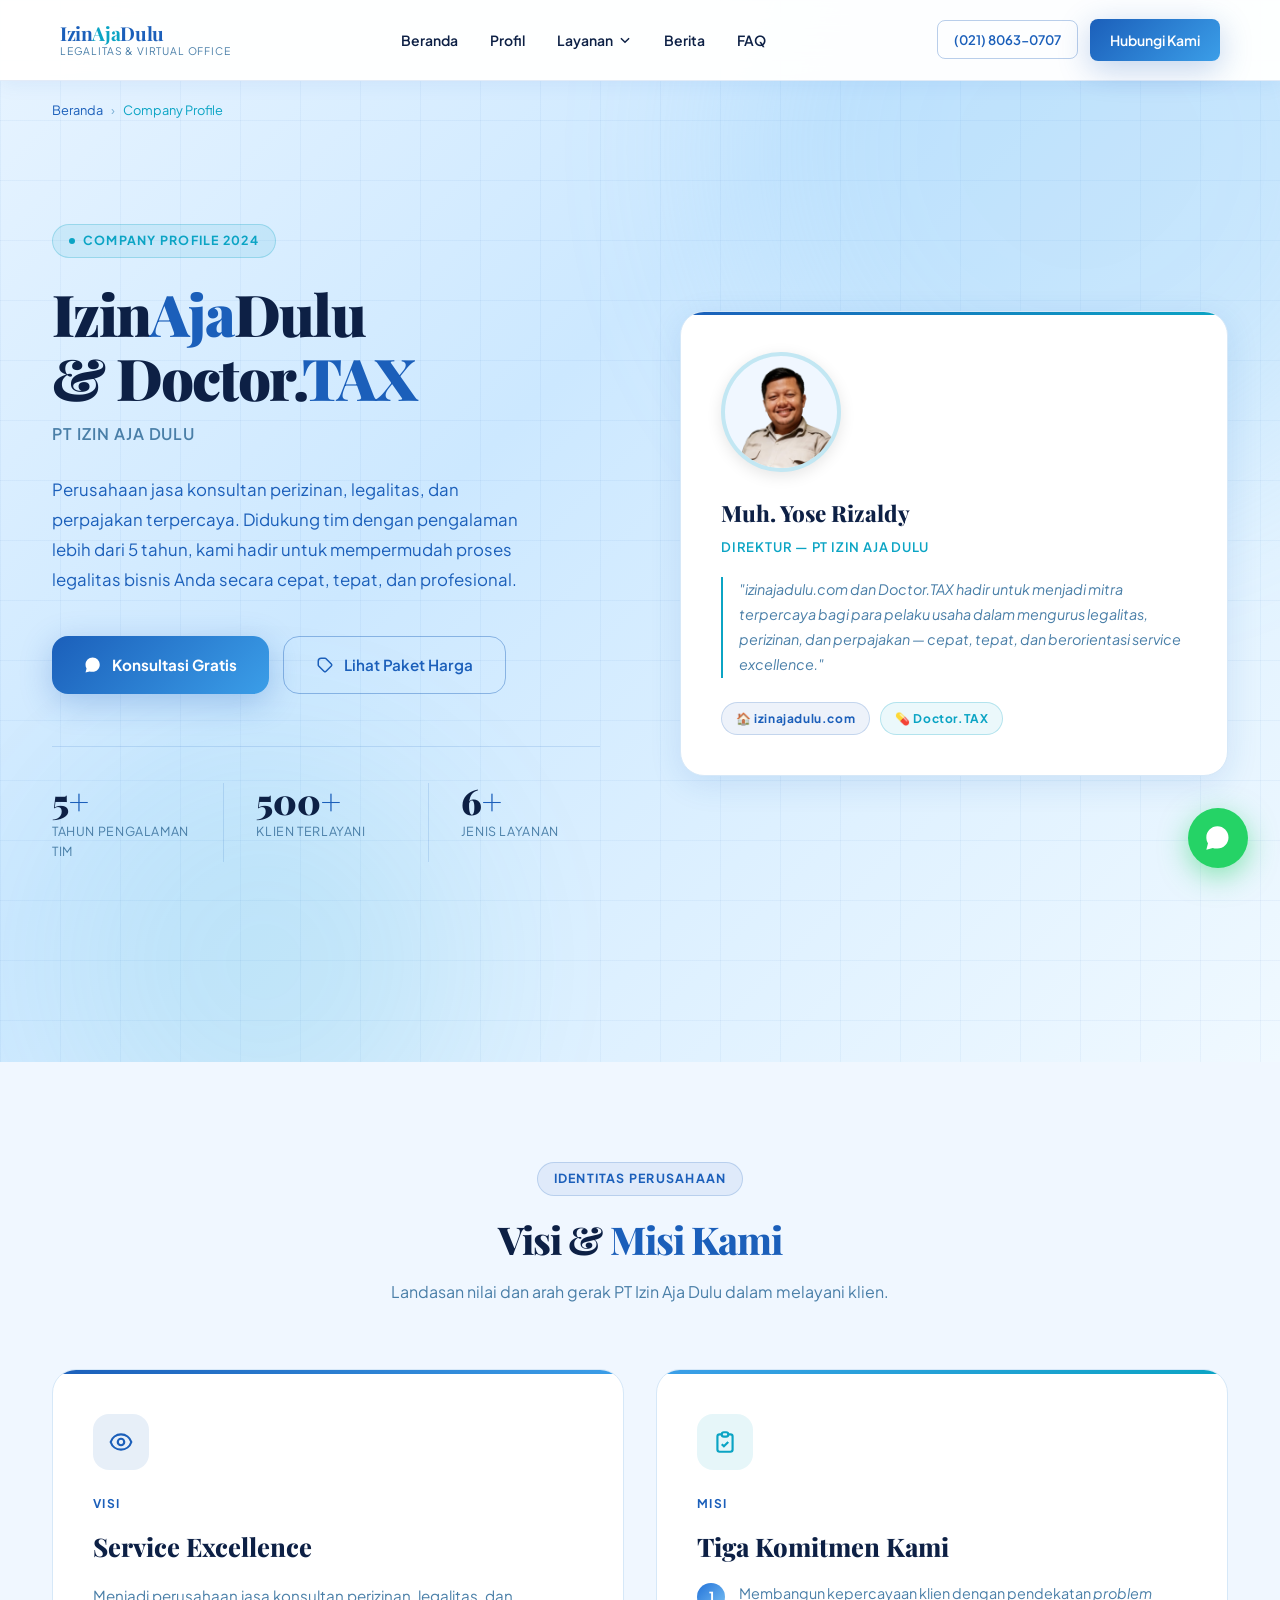
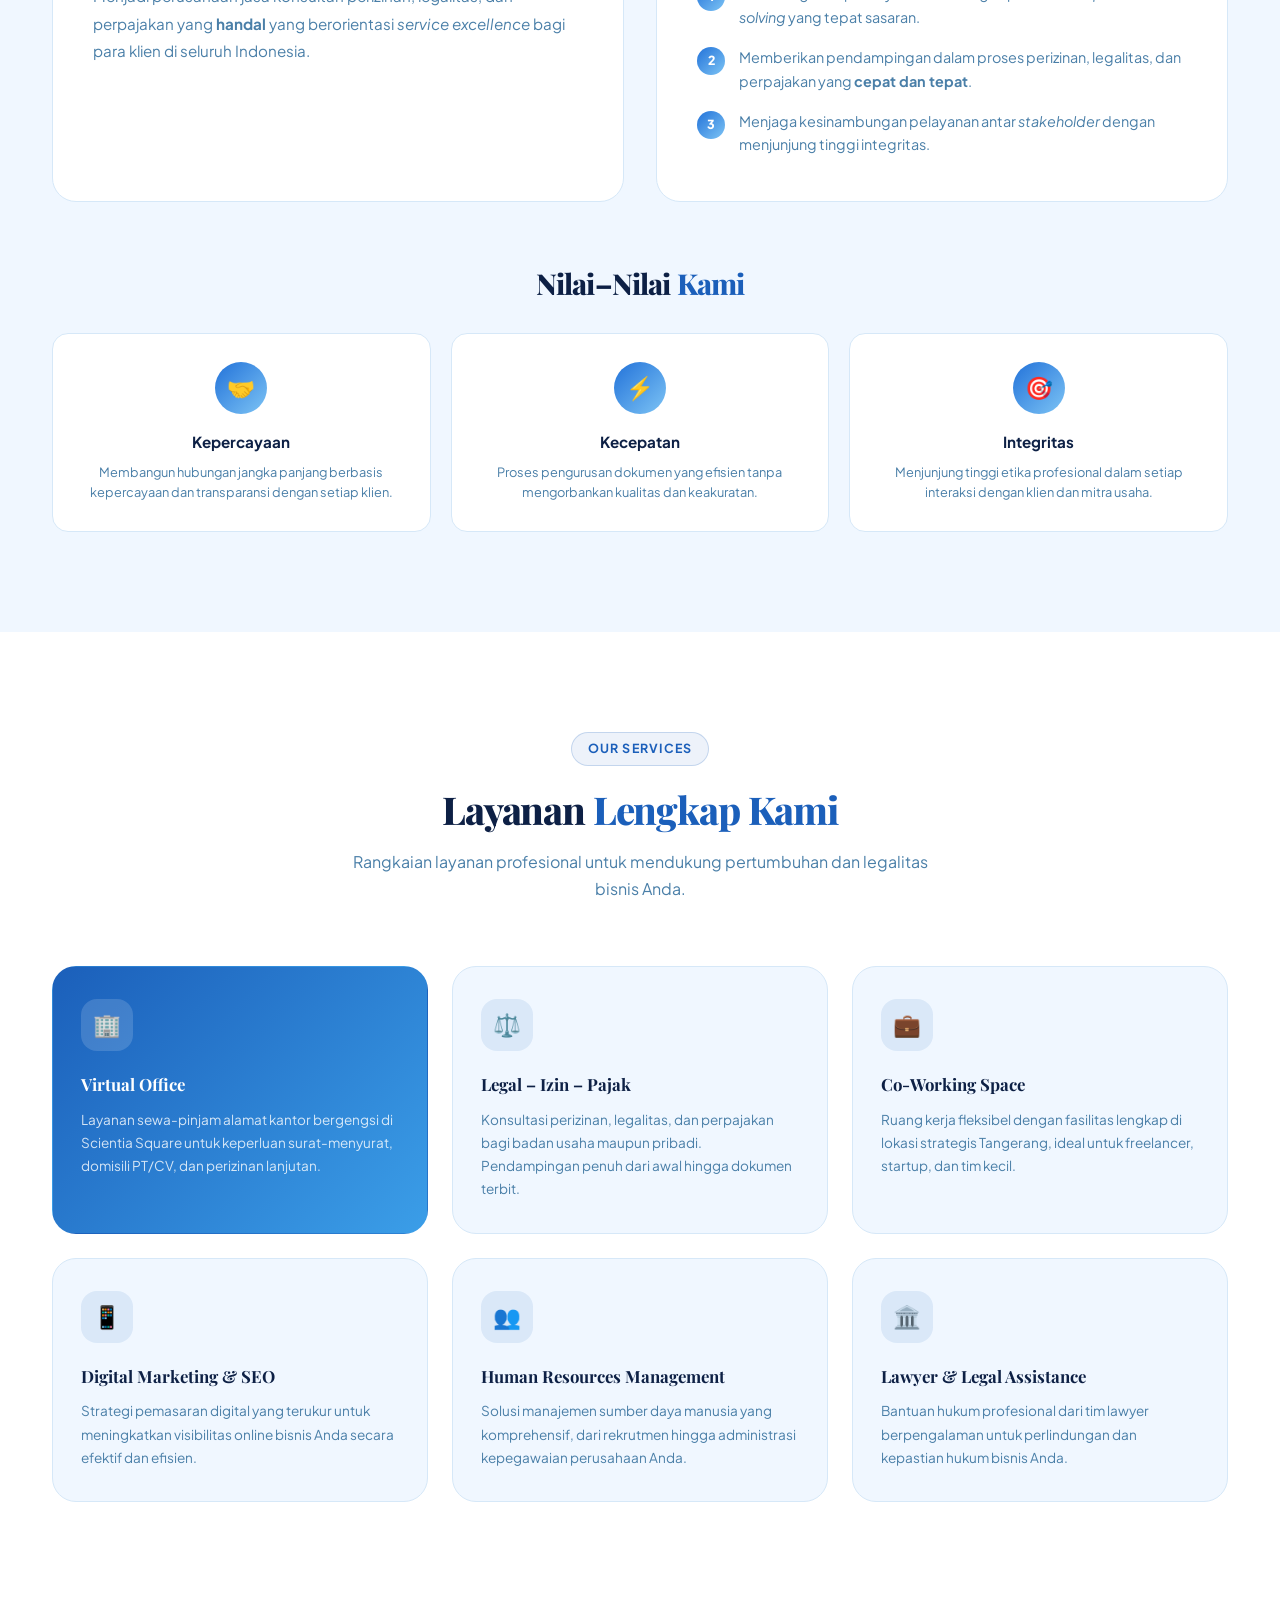
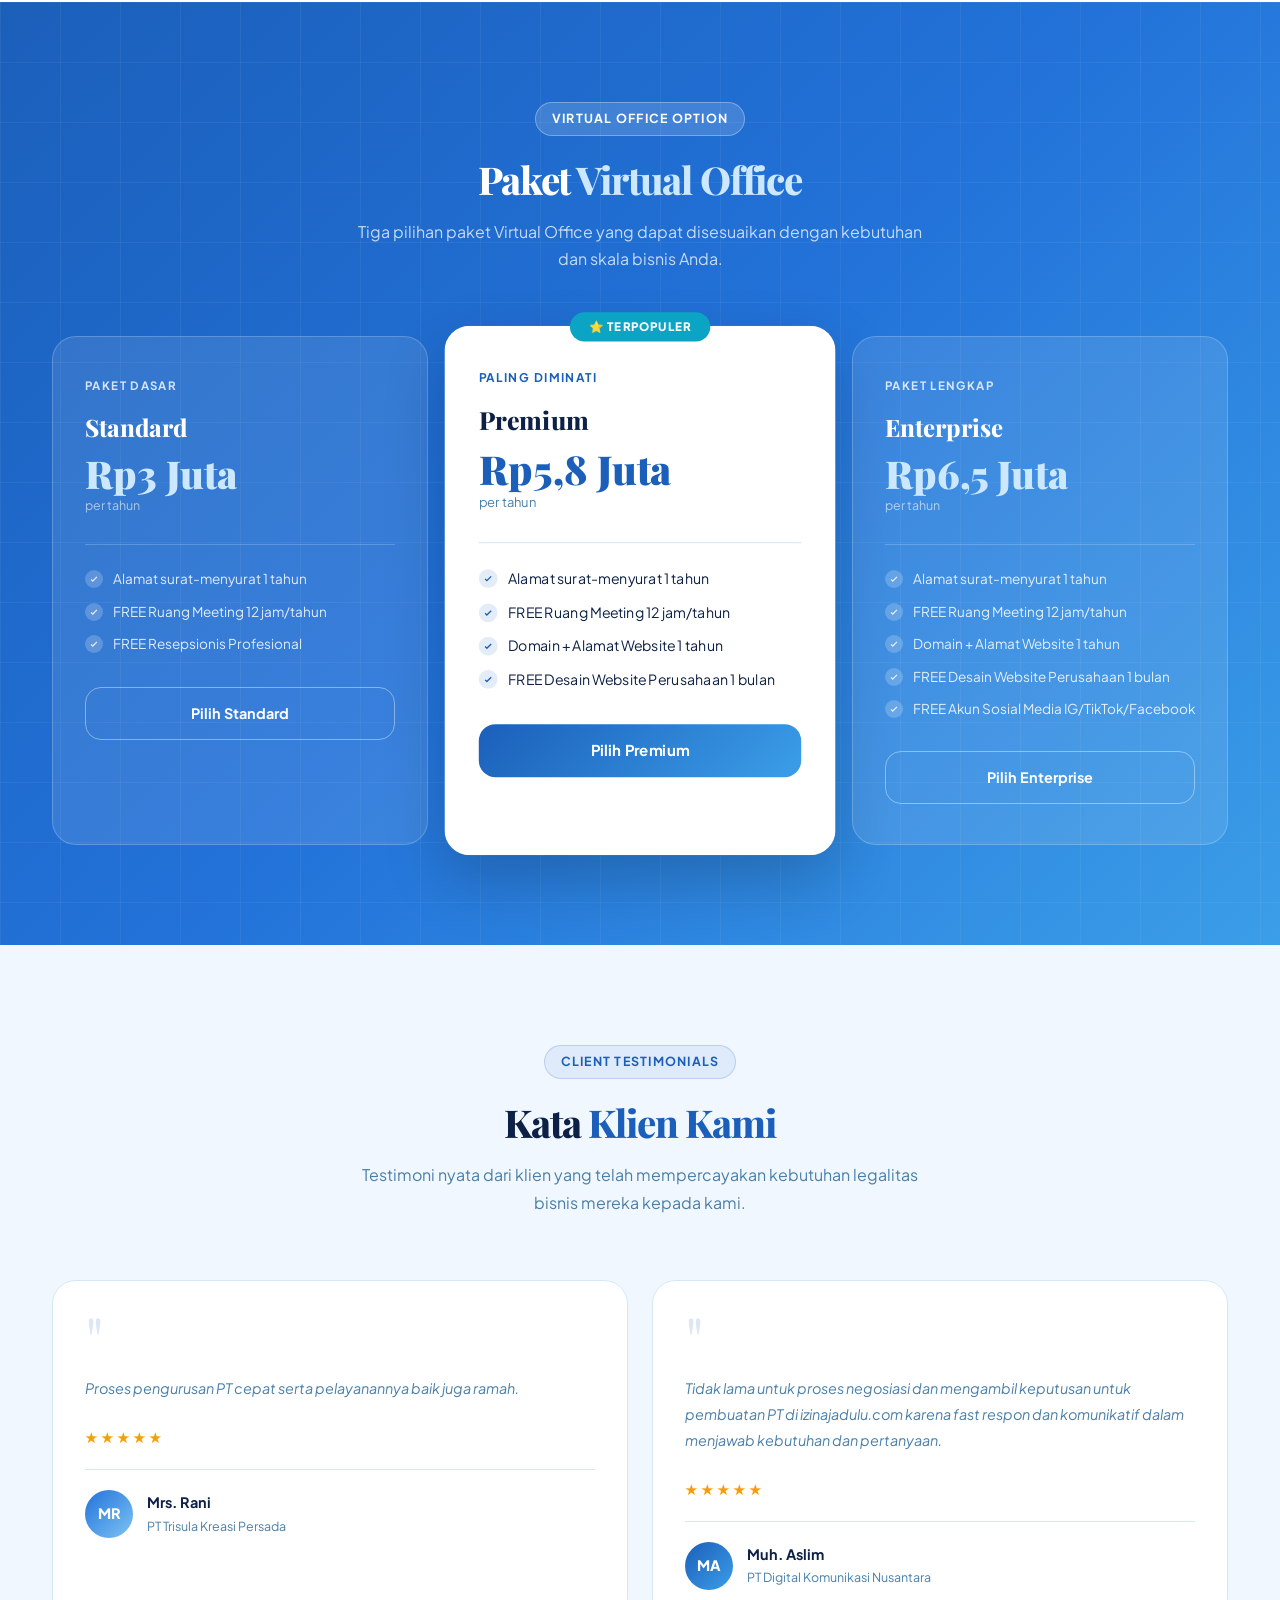
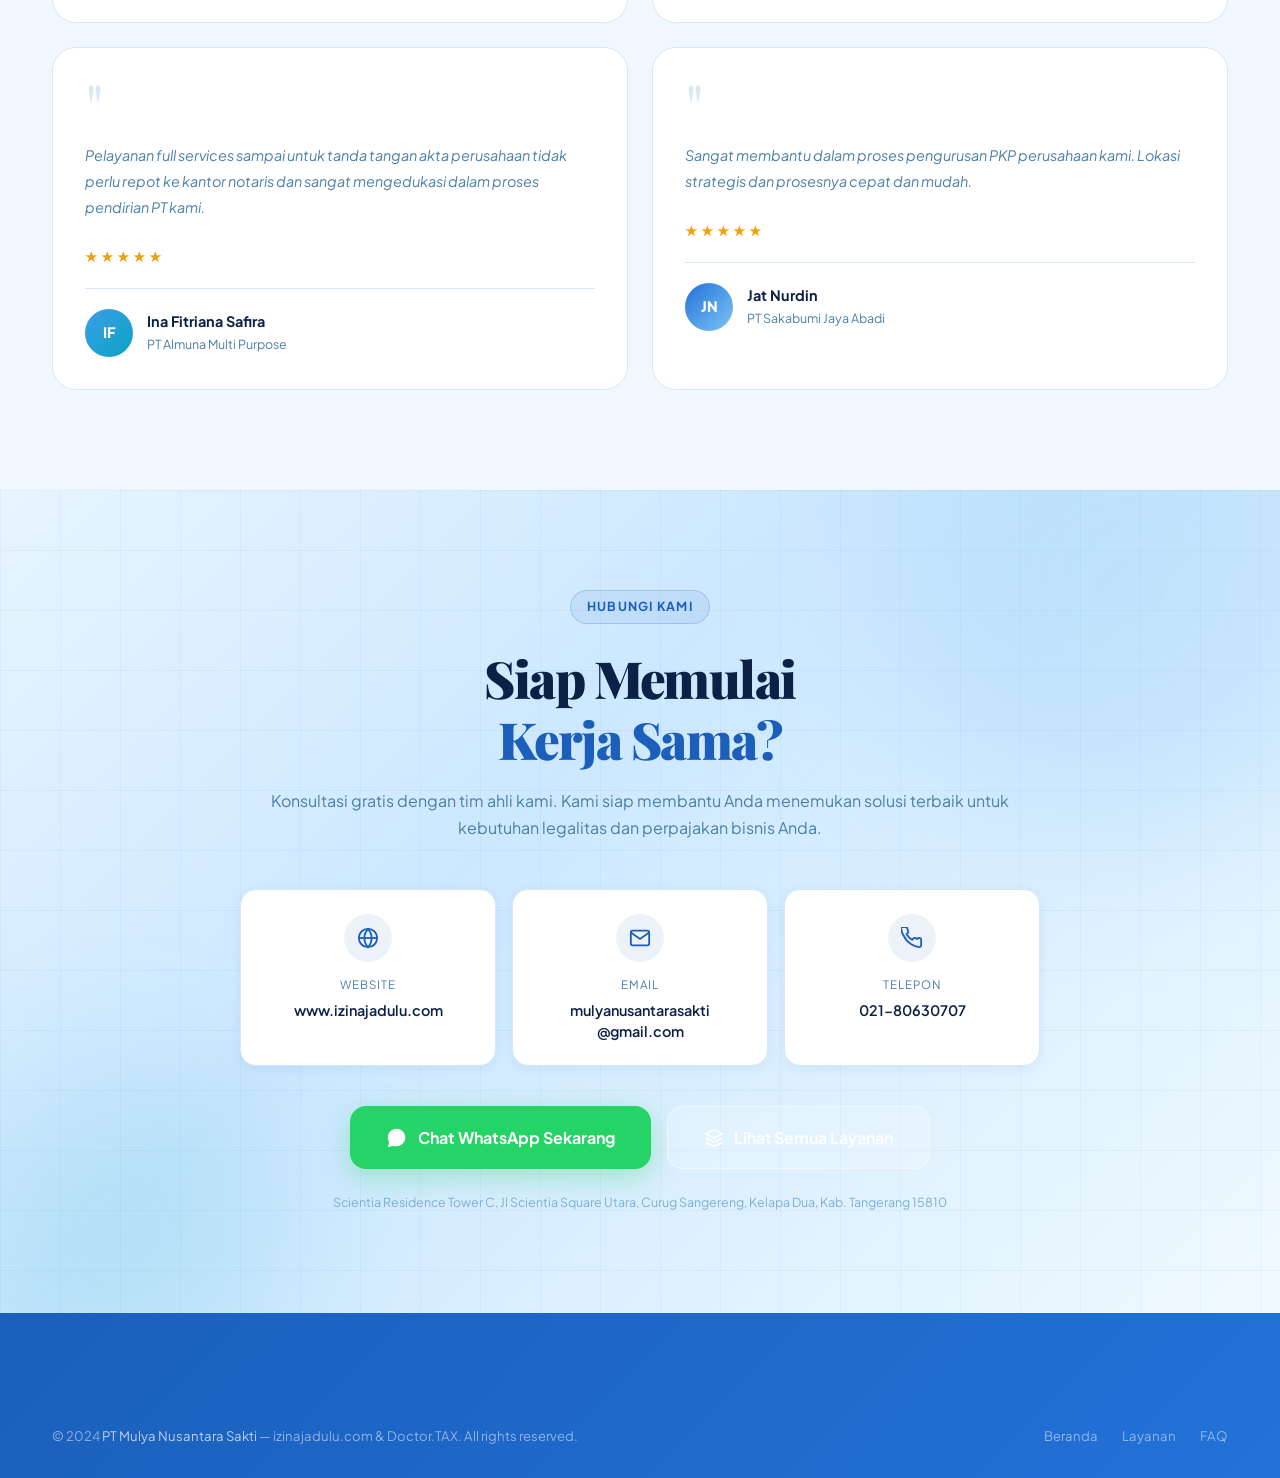
<file: layanan/company-profile.html>
<!DOCTYPE html>
<html lang="id">

<head>
    <meta charset="UTF-8" />
    <meta name="viewport" content="width=device-width, initial-scale=1.0" />

    <!-- PRIMARY SEO -->
    <title>Company Profile PT Mulya Nusantara Sakti | Izinajadulu – Konsultan Legalitas Tangerang</title>
    <meta name="description"
        content="Company Profile PT Mulya Nusantara Sakti (Izinajadulu) – konsultan perizinan, legalitas usaha, virtual office, dan pajak terpercaya di Tangerang sejak 2022. 500+ klien telah dilayani." />
    <meta name="keywords"
        content="company profile izinajadulu, PT Mulya Nusantara Sakti, konsultan pajak tangerang, virtual office tangerang, jasa legalitas tangerang, profil perusahaan izinajadulu" />
    <meta name="author" content="Izinajadulu" />
    <meta name="robots" content="index, follow, max-image-preview:large, max-snippet:-1" />
    <link rel="canonical" href="https://www.izinajadulu.com/layanan/company-profile.html" />

    <!-- OPEN GRAPH -->
    <meta property="og:type" content="profile" />
    <meta property="og:site_name" content="Izinajadulu" />
    <meta property="og:locale" content="id_ID" />
    <meta property="og:url" content="https://www.izinajadulu.com/layanan/company-profile.html" />
    <meta property="og:title" content="Company Profile – PT Mulya Nusantara Sakti | Izinajadulu" />
    <meta property="og:description"
        content="Kenali lebih dekat PT Mulya Nusantara Sakti – perusahaan di balik Izinajadulu, konsultan terpercaya untuk legalitas usaha dan virtual office di Tangerang." />
    <meta property="og:image" content="https://www.izinajadulu.com/img/kantor1.jpeg" />

    <!-- TWITTER CARD -->
    <meta name="twitter:card" content="summary_large_image" />
    <meta name="twitter:title" content="Company Profile – PT Mulya Nusantara Sakti | Izinajadulu" />
    <meta name="twitter:description"
        content="Konsultan legalitas & virtual office terpercaya di Tangerang. Berdiri sejak 2022, telah melayani 500+ klien." />
    <meta name="twitter:image" content="https://www.izinajadulu.com/img/kantor1.jpeg" />

    <!-- FAVICON -->
    <link rel="icon" type="image/png" href="/public/favicon.png" />
    <link rel="shortcut icon" href="/public/favicon.png" type="image/png" />
    <link rel="apple-touch-icon" href="/public/favicon.png" />

    <!-- STRUCTURED DATA -->
    <script type="application/ld+json">
    {
      "@context": "https://schema.org",
      "@type": "AboutPage",
      "url": "https://www.izinajadulu.com/layanan/company-profile.html",
      "name": "Company Profile – PT Mulya Nusantara Sakti | Izinajadulu",
      "description": "Profil perusahaan PT Mulya Nusantara Sakti yang bergerak di bidang konsultasi legalitas usaha, virtual office, pendirian badan usaha, dan perpajakan di Tangerang.",
      "mainEntity": {
        "@type": "Organization",
        "name": "PT Mulya Nusantara Sakti",
        "alternateName": "Izinajadulu",
        "foundingDate": "2022",
        "url": "https://www.izinajadulu.com",
        "telephone": "+62-21-8063-0707",
        "address": {
          "@type": "PostalAddress",
          "streetAddress": "Scientia Square Utara Tower C, Curug Sangereng",
          "addressLocality": "Kelapa Dua",
          "addressRegion": "Tangerang",
          "postalCode": "15810",
          "addressCountry": "ID"
        }
      }
    }
    </script>

    <script type="application/ld+json">
    {
      "@context": "https://schema.org",
      "@type": "BreadcrumbList",
      "itemListElement": [
        { "@type": "ListItem", "position": 1, "name": "Beranda", "item": "https://www.izinajadulu.com/" },
        { "@type": "ListItem", "position": 2, "name": "Company Profile", "item": "https://www.izinajadulu.com/layanan/company-profile.html" }
      ]
    }
    </script>

    <link rel="stylesheet" href="/css/style.css" />
    <style>
        /* =====================================================
           COMPANY PROFILE PAGE — Scoped Styles (Light Theme)
           ===================================================== */

        /* Hero */
        .cp-hero {
            min-height: 100vh;
            background: linear-gradient(135deg, #e8f4ff 0%, #cce8ff 40%, #f0f9ff 100%);
            display: flex;
            align-items: center;
            padding-top: 100px;
            position: relative;
            overflow: hidden;
        }

        .cp-hero::before {
            content: '';
            position: absolute;
            inset: 0;
            background-image:
                linear-gradient(rgba(27, 95, 186, .05) 1px, transparent 1px),
                linear-gradient(90deg, rgba(27, 95, 186, .05) 1px, transparent 1px);
            background-size: 60px 60px;
            pointer-events: none;
        }

        .cp-hero-shapes {
            position: absolute;
            inset: 0;
            overflow: hidden;
            pointer-events: none;
        }

        .cp-shape {
            position: absolute;
            border-radius: 50%;
            filter: blur(90px);
        }

        .cp-shape-1 {
            width: 700px;
            height: 700px;
            background: #7dc4f5;
            opacity: .2;
            top: -200px;
            right: -150px;
        }

        .cp-shape-2 {
            width: 400px;
            height: 400px;
            background: #0ba4c4;
            opacity: .1;
            bottom: -100px;
            left: 5%;
        }

        .cp-hero-inner {
            position: relative;
            z-index: 2;
            display: grid;
            grid-template-columns: 1fr 1fr;
            gap: 80px;
            align-items: center;
            padding: 80px 0 100px;
        }

        .cp-hero-tag {
            display: inline-flex;
            align-items: center;
            gap: 8px;
            background: rgba(11, 164, 196, .1);
            border: 1px solid rgba(11, 164, 196, .25);
            color: #0ba4c4;
            font-size: .78rem;
            font-weight: 700;
            letter-spacing: .1em;
            text-transform: uppercase;
            padding: 6px 16px;
            border-radius: 100px;
            margin-bottom: 24px;
        }

        .cp-hero-tag-dot {
            width: 6px;
            height: 6px;
            border-radius: 50%;
            background: #0ba4c4;
            animation: pulse 2s infinite;
        }

        .cp-hero-title {
            font-family: var(--font-display);
            font-size: clamp(2.4rem, 4.5vw, 4rem);
            font-weight: 900;
            color: #0d2045;
            line-height: 1.1;
            letter-spacing: -.03em;
            margin-bottom: 12px;
        }

        .cp-hero-title .accent {
            color: #1b5fba;
        }

        .cp-hero-company {
            font-size: 1rem;
            font-weight: 600;
            color: #4a7fa8;
            letter-spacing: .06em;
            text-transform: uppercase;
            margin-bottom: 28px;
        }

        .cp-hero-desc {
            font-size: 1.05rem;
            color: #1b5fba;
            line-height: 1.8;
            margin-bottom: 40px;
            max-width: 500px;
        }

        .cp-hero-cta {
            display: flex;
            gap: 14px;
            flex-wrap: wrap;
        }

        .cp-hero-stats {
            display: flex;
            gap: 0;
            margin-top: 52px;
            padding-top: 36px;
            border-top: 1px solid rgba(27, 95, 186, .15);
        }

        .cp-hero-stat {
            flex: 1;
            padding-right: 32px;
            border-right: 1px solid rgba(27, 95, 186, .15);
            margin-right: 32px;
        }

        .cp-hero-stat:last-child {
            border-right: none;
            margin-right: 0;
            padding-right: 0;
        }

        .cp-hero-stat-num {
            font-family: var(--font-display);
            font-size: 2.2rem;
            font-weight: 900;
            color: #0d2045;
            line-height: 1;
            margin-bottom: 4px;
        }

        .cp-hero-stat-num span {
            color: #1b5fba;
        }

        .cp-hero-stat-label {
            font-size: .78rem;
            color: #4a7fa8;
            text-transform: uppercase;
            letter-spacing: .05em;
        }

        /* Director Card */
        .director-card {
            background: #ffffff;
            border: 1px solid #d6e8f8;
            border-radius: var(--radius-lg);
            padding: 40px;
            position: relative;
            overflow: hidden;
            box-shadow: 0 8px 32px rgba(27, 95, 186, .12);
        }

        .director-card::before {
            content: '';
            position: absolute;
            top: 0;
            left: 0;
            right: 0;
            height: 3px;
            background: linear-gradient(90deg, #1b5fba, #0ba4c4);
        }

        .director-avatar {
            width: 100px;
            height: 100px;
            border-radius: 50%;
            background: linear-gradient(135deg, #2272d9 0%, #7dc4f5 100%);
            display: flex;
            align-items: center;
            justify-content: center;
            font-family: var(--font-display);
            font-size: 2.2rem;
            font-weight: 900;
            color: white;
            margin-bottom: 20px;
            border: 3px solid rgba(11, 164, 196, .3);
        }

        .director-name {
            font-family: var(--font-display);
            font-size: 1.4rem;
            font-weight: 800;
            color: #0d2045;
            margin-bottom: 4px;
        }

        .director-title {
            font-size: .82rem;
            color: #0ba4c4;
            font-weight: 600;
            letter-spacing: .06em;
            text-transform: uppercase;
            margin-bottom: 20px;
        }

        .director-quote {
            font-size: .9rem;
            color: #4a7fa8;
            line-height: 1.75;
            font-style: italic;
            border-left: 2px solid #0ba4c4;
            padding-left: 16px;
        }

        .director-brand-tags {
            display: flex;
            gap: 10px;
            margin-top: 24px;
            flex-wrap: wrap;
        }

        /* Container Foto agar all-size & responsive */
        .director-image-wrapper {
            width: 120px;
            /* Ukuran default desktop */
            height: 120px;
            border-radius: 50%;
            margin-bottom: 24px;
            position: relative;
            overflow: hidden;
            /* Memastikan foto tetap bulat */
            border: 4px solid rgba(11, 164, 196, 0.2);
            background: #f0f7ff;
            box-shadow: 0 4px 15px rgba(0, 0, 0, 0.1);
        }

        .director-img {
            width: 100%;
            height: 100%;
            object-fit: cover;
            /* KUNCI: Foto otomatis terpotong rapi tanpa distorsi */
            object-position: center;
            display: block;
            position: relative;
            z-index: 2;
        }

        /* Fallback jika gambar error/tidak ada */
        .director-avatar-fallback {
            position: absolute;
            inset: 0;
            display: flex;
            align-items: center;
            justify-content: center;
            background: linear-gradient(135deg, #2272d9 0%, #7dc4f5 100%);
            color: white;
            font-family: var(--font-display);
            font-size: 2rem;
            font-weight: 900;
            z-index: 1;
        }

        /* Penyesuaian Responsif untuk Mobile */
        @media (max-width: 640px) {
            .director-image-wrapper {
                width: 100px;
                /* Sedikit mengecil di mobile */
                height: 100px;
                margin-left: auto;
                margin-right: auto;
                /* Foto ke tengah jika di mobile */
            }

            .director-card {
                text-align: center;
                /* Teks ke tengah agar simetris di mobile */
                padding: 30px 20px;
            }

            .director-quote {
                text-align: left;
                /* Kutipan tetap rata kiri agar mudah dibaca */
            }

            .director-brand-tags {
                justify-content: center;
            }
        }

        .brand-tag {
            padding: 6px 14px;
            border-radius: 100px;
            font-size: .75rem;
            font-weight: 700;
            letter-spacing: .05em;
        }

        .brand-tag-blue {
            background: rgba(27, 95, 186, .08);
            color: #1b5fba;
            border: 1px solid rgba(27, 95, 186, .2);
        }

        .brand-tag-accent {
            background: rgba(11, 164, 196, .08);
            color: #0ba4c4;
            border: 1px solid rgba(11, 164, 196, .25);
        }

        /* ── Breadcrumb ── */
        .breadcrumb {
            display: flex;
            align-items: center;
            gap: 8px;
            font-size: .8rem;
            color: #4a7fa8;
            margin-bottom: 24px;
        }

        .breadcrumb a {
            color: #1b5fba;
            transition: color .2s;
        }

        .breadcrumb a:hover {
            color: #0ba4c4;
        }

        .breadcrumb-sep {
            color: #7bafd4;
        }

        .breadcrumb-current {
            color: #0ba4c4;
        }

        /* ── Vision Mission ── */
        #cp-visi-misi {
            background: #f0f7ff;
        }

        .vm-grid {
            display: grid;
            grid-template-columns: 1fr 1fr;
            gap: 32px;
            margin-bottom: 64px;
        }

        .vm-card {
            background: #ffffff;
            border-radius: var(--radius-lg);
            padding: 44px 40px;
            border: 1px solid #d6e8f8;
            position: relative;
            overflow: hidden;
            transition: all .3s var(--ease);
        }

        .vm-card:hover {
            transform: translateY(-4px);
            box-shadow: 0 8px 32px rgba(27, 95, 186, .13);
        }

        .vm-card::before {
            content: '';
            position: absolute;
            top: 0;
            left: 0;
            right: 0;
            height: 4px;
        }

        .vm-card.visi::before {
            background: linear-gradient(90deg, #1b5fba, #3b9ee8);
        }

        .vm-card.misi::before {
            background: linear-gradient(90deg, #3b9ee8, #0ba4c4);
        }

        .vm-icon {
            width: 56px;
            height: 56px;
            border-radius: var(--radius-md);
            display: flex;
            align-items: center;
            justify-content: center;
            margin-bottom: 24px;
            font-size: 1.5rem;
        }

        .vm-icon.blue {
            background: rgba(27, 95, 186, .1);
            color: #1b5fba;
        }

        .vm-icon.sky {
            background: rgba(11, 164, 196, .1);
            color: #0ba4c4;
        }

        .vm-label {
            font-size: .75rem;
            font-weight: 700;
            color: #1b5fba;
            letter-spacing: .12em;
            text-transform: uppercase;
            margin-bottom: 12px;
        }

        .vm-title {
            font-family: var(--font-display);
            font-size: 1.6rem;
            font-weight: 800;
            color: #0d2045;
            margin-bottom: 16px;
        }

        .vm-text {
            font-size: .95rem;
            color: #4a7fa8;
            line-height: 1.8;
        }

        .misi-list {
            display: flex;
            flex-direction: column;
            gap: 16px;
            margin-top: 4px;
        }

        .misi-item {
            display: flex;
            align-items: flex-start;
            gap: 14px;
        }

        .misi-num {
            width: 28px;
            height: 28px;
            border-radius: 50%;
            background: linear-gradient(135deg, #2272d9 0%, #7dc4f5 100%);
            color: white;
            font-size: .78rem;
            font-weight: 800;
            display: flex;
            align-items: center;
            justify-content: center;
            flex-shrink: 0;
            margin-top: 1px;
        }

        .misi-item p {
            font-size: .9rem;
            color: #4a7fa8;
            line-height: 1.65;
        }

        /* ── Nilai Perusahaan ── */
        .nilai-grid {
            display: grid;
            grid-template-columns: repeat(3, 1fr);
            gap: 20px;
        }

        .nilai-card {
            background: #ffffff;
            border-radius: var(--radius-md);
            padding: 28px 24px;
            border: 1px solid #d6e8f8;
            text-align: center;
            transition: all .3s var(--ease);
        }

        .nilai-card:hover {
            transform: translateY(-4px);
            box-shadow: 0 8px 32px rgba(27, 95, 186, .13);
            border-color: rgba(27, 95, 186, .25);
        }

        .nilai-icon {
            width: 52px;
            height: 52px;
            border-radius: 50%;
            background: linear-gradient(135deg, #2272d9 0%, #7dc4f5 100%);
            display: flex;
            align-items: center;
            justify-content: center;
            margin: 0 auto 16px;
            font-size: 1.4rem;
        }

        .nilai-title {
            font-size: .95rem;
            font-weight: 700;
            color: #0d2045;
            margin-bottom: 8px;
        }

        .nilai-desc {
            font-size: .8rem;
            color: #4a7fa8;
            line-height: 1.6;
        }

        /* ── Services ── */
        #cp-layanan {
            background: #ffffff;
        }

        .cp-services-grid {
            display: grid;
            grid-template-columns: repeat(3, 1fr);
            gap: 24px;
        }

        .cp-service-card {
            background: #f0f7ff;
            border: 1px solid #d6e8f8;
            border-radius: var(--radius-lg);
            padding: 32px 28px;
            transition: all .3s var(--ease);
            position: relative;
            overflow: hidden;
        }

        .cp-service-card::after {
            content: '';
            position: absolute;
            bottom: 0;
            left: 0;
            right: 0;
            height: 3px;
            background: linear-gradient(90deg, #1b5fba, #3b9ee8);
            transform: scaleX(0);
            transition: transform .3s var(--ease);
            transform-origin: left;
        }

        .cp-service-card:hover {
            transform: translateY(-6px);
            box-shadow: 0 8px 32px rgba(27, 95, 186, .13);
            border-color: rgba(27, 95, 186, .25);
        }

        .cp-service-card:hover::after {
            transform: scaleX(1);
        }

        .cp-service-card.highlight {
            background: linear-gradient(135deg, #1b5fba 0%, #3b9ee8 100%);
            border-color: transparent;
        }

        .cp-service-card.highlight .cp-svc-title {
            color: white;
        }

        .cp-service-card.highlight .cp-svc-desc {
            color: rgba(255, 255, 255, .8);
        }

        .cp-service-card.highlight .cp-svc-icon {
            background: rgba(255, 255, 255, .15);
            color: white;
        }

        .cp-service-card.highlight::after {
            background: linear-gradient(90deg, #0ba4c4, #7dc4f5);
        }

        .cp-svc-icon {
            width: 52px;
            height: 52px;
            border-radius: var(--radius-md);
            background: rgba(27, 95, 186, .1);
            display: flex;
            align-items: center;
            justify-content: center;
            color: #1b5fba;
            margin-bottom: 20px;
            font-size: 1.4rem;
        }

        .cp-svc-title {
            font-family: var(--font-display);
            font-size: 1.05rem;
            font-weight: 700;
            color: #0d2045;
            margin-bottom: 10px;
        }

        .cp-svc-desc {
            font-size: .85rem;
            color: #4a7fa8;
            line-height: 1.7;
        }

        /* ── Pricing ── */
        #cp-harga {
            background: linear-gradient(135deg, #1b5fba 0%, #2272d9 50%, #3b9ee8 100%);
            overflow: hidden;
            position: relative;
        }

        #cp-harga::before {
            content: '';
            position: absolute;
            inset: 0;
            background-image:
                linear-gradient(rgba(255, 255, 255, .05) 1px, transparent 1px),
                linear-gradient(90deg, rgba(255, 255, 255, .05) 1px, transparent 1px);
            background-size: 60px 60px;
            pointer-events: none;
        }

        .pricing-grid {
            display: grid;
            grid-template-columns: repeat(3, 1fr);
            gap: 24px;
            position: relative;
            z-index: 1;
        }

        .pricing-card {
            background: rgba(255, 255, 255, .1);
            border: 1px solid rgba(255, 255, 255, .2);
            border-radius: var(--radius-lg);
            padding: 40px 32px;
            position: relative;
            transition: all .3s var(--ease);
        }

        .pricing-card:hover {
            transform: translateY(-6px);
            background: rgba(255, 255, 255, .15);
        }

        .pricing-card.popular {
            background: #ffffff;
            border-color: transparent;
            transform: scale(1.04);
            box-shadow: 0 24px 60px rgba(0, 0, 0, .2);
        }

        .pricing-card.popular:hover {
            transform: scale(1.04) translateY(-6px);
        }

        .pricing-card.popular .pricing-name,
        .pricing-card.popular .pricing-price {
            color: #0d2045;
        }

        .pricing-card.popular .pricing-tier {
            color: #1b5fba;
        }

        .pricing-card.popular .pricing-period {
            color: #4a7fa8;
        }

        .pricing-card.popular .pricing-feature {
            color: #0d2045;
        }

        .pricing-card.popular .pricing-feature-check {
            background: rgba(27, 95, 186, .12);
        }

        .pricing-popular-badge {
            position: absolute;
            top: -14px;
            left: 50%;
            transform: translateX(-50%);
            background: #0ba4c4;
            color: white;
            font-size: .7rem;
            font-weight: 800;
            padding: 5px 18px;
            border-radius: 100px;
            text-transform: uppercase;
            letter-spacing: .08em;
            white-space: nowrap;
        }

        .pricing-tier {
            font-size: .72rem;
            font-weight: 700;
            color: rgba(255, 255, 255, .8);
            letter-spacing: .12em;
            text-transform: uppercase;
            margin-bottom: 12px;
        }

        .pricing-name {
            font-family: var(--font-display);
            font-size: 1.5rem;
            font-weight: 800;
            color: white;
            margin-bottom: 8px;
        }

        .pricing-price {
            font-family: var(--font-display);
            font-size: 2.4rem;
            font-weight: 900;
            color: #cce8ff;
            line-height: 1;
            margin-bottom: 4px;
        }

        .pricing-card.popular .pricing-price {
            color: #1b5fba;
        }

        .pricing-period {
            font-size: .78rem;
            color: rgba(255, 255, 255, .6);
            margin-bottom: 28px;
        }

        .pricing-divider {
            border: none;
            border-top: 1px solid rgba(255, 255, 255, .2);
            margin-bottom: 24px;
        }

        .pricing-card.popular .pricing-divider {
            border-color: #d6e8f8;
        }

        .pricing-features {
            display: flex;
            flex-direction: column;
            gap: 12px;
            margin-bottom: 32px;
        }

        .pricing-feature {
            display: flex;
            align-items: flex-start;
            gap: 10px;
            font-size: .85rem;
            color: rgba(255, 255, 255, .85);
            line-height: 1.5;
        }

        .pricing-feature-check {
            width: 18px;
            height: 18px;
            border-radius: 50%;
            background: rgba(255, 255, 255, .2);
            display: flex;
            align-items: center;
            justify-content: center;
            flex-shrink: 0;
            margin-top: 1px;
        }

        .btn-pricing {
            display: flex;
            align-items: center;
            justify-content: center;
            gap: 8px;
            width: 100%;
            padding: 14px;
            border-radius: var(--radius-md);
            font-size: .9rem;
            font-weight: 700;
            transition: all .3s var(--ease);
            cursor: pointer;
            text-decoration: none;
        }

        .btn-pricing-outline {
            background: transparent;
            border: 1.5px solid rgba(255, 255, 255, .4);
            color: white;
        }

        .btn-pricing-outline:hover {
            background: rgba(255, 255, 255, .15);
            border-color: white;
        }

        .btn-pricing-solid {
            background: linear-gradient(135deg, #1b5fba, #3b9ee8);
            color: white;
            border: none;
        }

        .btn-pricing-solid:hover {
            transform: translateY(-2px);
            box-shadow: 0 8px 24px rgba(27, 95, 186, .3);
        }

        /* ── Testimoni Asli ── */
        #cp-testimoni {
            background: #f0f7ff;
        }

        .cp-testi-grid {
            display: grid;
            grid-template-columns: repeat(2, 1fr);
            gap: 24px;
        }

        .cp-testi-card {
            background: #ffffff;
            border-radius: var(--radius-lg);
            padding: 32px;
            border: 1px solid #d6e8f8;
            transition: all .3s var(--ease);
            position: relative;
        }

        .cp-testi-card:hover {
            transform: translateY(-4px);
            box-shadow: 0 8px 32px rgba(27, 95, 186, .13);
            border-color: rgba(27, 95, 186, .2);
        }

        .cp-testi-quote-mark {
            font-family: var(--font-display);
            font-size: 4rem;
            line-height: .8;
            color: #1b5fba;
            opacity: .15;
            margin-bottom: 12px;
        }

        .cp-testi-text {
            font-size: .9rem;
            color: #4a7fa8;
            line-height: 1.8;
            font-style: italic;
            margin-bottom: 24px;
        }

        .cp-testi-stars {
            display: flex;
            gap: 3px;
            margin-bottom: 20px;
        }

        .cp-testi-star {
            color: #f59e0b;
            font-size: .9rem;
        }

        .cp-testi-author {
            display: flex;
            align-items: center;
            gap: 14px;
            padding-top: 20px;
            border-top: 1px solid #d6e8f8;
        }

        .cp-testi-avatar {
            width: 48px;
            height: 48px;
            border-radius: 50%;
            background: linear-gradient(135deg, #2272d9 0%, #7dc4f5 100%);
            display: flex;
            align-items: center;
            justify-content: center;
            font-size: .9rem;
            font-weight: 800;
            color: white;
            flex-shrink: 0;
        }

        .cp-testi-name {
            font-size: .9rem;
            font-weight: 700;
            color: #0d2045;
        }

        .cp-testi-company {
            font-size: .78rem;
            color: #4a7fa8;
            margin-top: 2px;
        }

        /* ── Contact CTA ── */
        #cp-contact {
            background: linear-gradient(135deg, #e8f4ff 0%, #cce8ff 40%, #f0f9ff 100%);
            padding: 100px 0;
            position: relative;
            overflow: hidden;
        }

        #cp-contact::before {
            content: '';
            position: absolute;
            inset: 0;
            background-image:
                linear-gradient(rgba(27, 95, 186, .05) 1px, transparent 1px),
                linear-gradient(90deg, rgba(27, 95, 186, .05) 1px, transparent 1px);
            background-size: 60px 60px;
            pointer-events: none;
        }

        .cp-contact-shape-1,
        .cp-contact-shape-2 {
            position: absolute;
            border-radius: 50%;
            filter: blur(80px);
            pointer-events: none;
        }

        .cp-contact-shape-1 {
            width: 500px;
            height: 500px;
            background: #7dc4f5;
            opacity: .25;
            top: -150px;
            right: -100px;
        }

        .cp-contact-shape-2 {
            width: 350px;
            height: 350px;
            background: #0ba4c4;
            opacity: .12;
            bottom: -100px;
            left: -50px;
        }

        .cp-contact-inner {
            position: relative;
            z-index: 2;
            text-align: center;
            max-width: 800px;
            margin: 0 auto;
        }

        .cp-contact-title {
            font-family: var(--font-display);
            font-size: clamp(2rem, 4vw, 3.2rem);
            font-weight: 900;
            color: #0d2045;
            line-height: 1.2;
            letter-spacing: -.03em;
            margin-bottom: 16px;
        }

        .cp-contact-title span {
            color: #1b5fba;
        }

        .cp-contact-desc {
            font-size: 1rem;
            color: #4a7fa8;
            line-height: 1.7;
            margin-bottom: 48px;
        }

        .cp-contact-cards {
            display: grid;
            grid-template-columns: repeat(3, 1fr);
            gap: 16px;
            margin-bottom: 40px;
        }

        .cp-contact-card {
            background: #ffffff;
            border: 1px solid #d6e8f8;
            border-radius: var(--radius-md);
            padding: 24px 20px;
            text-align: center;
            transition: all .3s var(--ease);
            text-decoration: none;
            display: block;
            box-shadow: 0 2px 12px rgba(27, 95, 186, .08);
        }

        .cp-contact-card:hover {
            background: #f0f7ff;
            transform: translateY(-4px);
            box-shadow: 0 8px 32px rgba(27, 95, 186, .13);
            border-color: rgba(27, 95, 186, .2);
        }

        .cp-contact-card-icon {
            width: 48px;
            height: 48px;
            border-radius: 50%;
            background: rgba(27, 95, 186, .08);
            display: flex;
            align-items: center;
            justify-content: center;
            margin: 0 auto 14px;
            color: #1b5fba;
        }

        .cp-contact-card-label {
            font-size: .72rem;
            color: #4a7fa8;
            text-transform: uppercase;
            letter-spacing: .08em;
            margin-bottom: 6px;
        }

        .cp-contact-card-value {
            font-size: .9rem;
            font-weight: 600;
            color: #0d2045;
            line-height: 1.4;
        }

        .cp-contact-actions {
            display: flex;
            justify-content: center;
            gap: 16px;
            flex-wrap: wrap;
        }

        /* Back to Top */
        #back-to-top {
            position: fixed;
            bottom: 32px;
            left: 32px;
            width: 44px;
            height: 44px;
            border-radius: 50%;
            background: #1b5fba;
            border: 1px solid rgba(27, 95, 186, .3);
            color: white;
            display: flex;
            align-items: center;
            justify-content: center;
            cursor: pointer;
            opacity: 0;
            pointer-events: none;
            transition: all .3s;
            z-index: 998;
            box-shadow: 0 4px 16px rgba(27, 95, 186, .25);
        }

        #back-to-top.visible {
            opacity: 1;
            pointer-events: auto;
        }

        /* Responsive */
        @media (max-width: 1024px) {
            .pricing-grid {
                grid-template-columns: 1fr;
                max-width: 420px;
                margin: 0 auto;
            }

            .pricing-card.popular {
                transform: none;
            }

            .pricing-card.popular:hover {
                transform: translateY(-6px);
            }
        }

        @media (max-width: 900px) {
            .cp-hero-inner {
                grid-template-columns: 1fr;
                gap: 48px;
            }

            .vm-grid {
                grid-template-columns: 1fr;
            }

            .cp-services-grid {
                grid-template-columns: repeat(2, 1fr);
            }

            .cp-testi-grid {
                grid-template-columns: 1fr;
            }

            .cp-contact-cards {
                grid-template-columns: 1fr;
                max-width: 320px;
                margin: 0 auto 40px;
            }

            .nilai-grid {
                grid-template-columns: repeat(2, 1fr);
            }
        }

        @media (max-width: 640px) {
            .cp-services-grid {
                grid-template-columns: 1fr;
            }

            .nilai-grid {
                grid-template-columns: 1fr;
            }

            .cp-hero-stats {
                flex-direction: column;
                gap: 24px;
            }

            .cp-hero-stat {
                border-right: none;
                margin-right: 0;
                padding-right: 0;
                border-bottom: 1px solid rgba(27, 95, 186, .15);
                padding-bottom: 24px;
            }

            .cp-hero-stat:last-child {
                border-bottom: none;
                padding-bottom: 0;
            }
        }
    </style>
</head>

<body>

    <!-- NAVBAR -->
    <nav id="navbar">
        <div class="nav-main">
            <div class="nav-main-content">
                <a href="../index.html" class="nav-logo">
                    <div class="nav-logo-text">
                        <span class="nav-logo-name">Izin<span>Aja</span>Dulu</span>
                        <span class="nav-logo-tagline">Legalitas & Virtual Office</span>
                    </div>
                </a>
                <ul class="nav-menu">
                    <li><a href="../index.html" class="nav-link">Beranda</a></li>
                    <li><a href="../index.html#profil" class="nav-link">Profil</a></li>
                    <li class="nav-item">
                        <a href="../index.html#layanan" class="nav-link">Layanan
                            <svg width="14" height="14" fill="none" viewBox="0 0 24 24" stroke="currentColor"
                                stroke-width="2.5">
                                <path d="M19 9l-7 7-7-7" />
                            </svg>
                        </a>
                        <div class="nav-dropdown">
                            <a href="virtual-office.html" class="dropdown-item">
                                <div class="dropdown-icon"><svg width="16" height="16" fill="none" viewBox="0 0 24 24"
                                        stroke="white" stroke-width="2">
                                        <path d="M3 9l9-7 9 7v11a2 2 0 01-2 2H5a2 2 0 01-2-2z" />
                                    </svg></div>
                                <div class="dropdown-text"><span class="dropdown-label">Virtual Office</span><span
                                        class="dropdown-desc">Mulai Rp2.000.000/tahun</span></div>
                            </a>
                            <a href="pendirian-pt.html" class="dropdown-item">
                                <div class="dropdown-icon"><svg width="16" height="16" fill="none" viewBox="0 0 24 24"
                                        stroke="white" stroke-width="2">
                                        <path
                                            d="M19 21V5a2 2 0 00-2-2H7a2 2 0 00-2 2v16m14 0h2m-2 0h-5m-9 0H3m2 0h5M9 7h1m-1 4h1m4-4h1m-1 4h1m-5 10v-5a1 1 0 011-1h2a1 1 0 011 1v5m-4 0h4" />
                                    </svg></div>
                                <div class="dropdown-text"><span class="dropdown-label">Pendirian PT</span><span
                                        class="dropdown-desc">Mulai Rp4.999.000</span></div>
                            </a>
                            <a href="konsultasi-pajak.html" class="dropdown-item">
                                <div class="dropdown-icon"><svg width="16" height="16" fill="none" viewBox="0 0 24 24"
                                        stroke="white" stroke-width="2">
                                        <path
                                            d="M9 7h6m0 10v-3m-3 3h.01M9 17h.01M9 14h.01M12 14h.01M15 11h.01M12 11h.01M9 11h.01M7 21h10a2 2 0 002-2V5a2 2 0 00-2-2H7a2 2 0 00-2 2v14a2 2 0 002 2z" />
                                    </svg></div>
                                <div class="dropdown-text"><span class="dropdown-label">Konsultasi Pajak</span><span
                                        class="dropdown-desc">Perusahaan & Pribadi</span></div>
                            </a>
                            <a href="company-profile.html" class="dropdown-item">
                                <div class="dropdown-icon"><svg width="16" height="16" fill="none" viewBox="0 0 24 24"
                                        stroke="white" stroke-width="2">
                                        <path
                                            d="M9 12h6m-6 4h6m2 5H7a2 2 0 01-2-2V5a2 2 0 012-2h5.586a1 1 0 01.707.293l5.414 5.414a1 1 0 01.293.707V19a2 2 0 01-2 2z" />
                                    </svg></div>
                                <div class="dropdown-text"><span class="dropdown-label">Company Profile</span><span
                                        class="dropdown-desc">PT Mulya Nusantara Sakti</span></div>
                            </a>
                        </div>
                    </li>
                    <li><a href="../index.html#berita" class="nav-link">Berita</a></li>
                    <li><a href="../index.html#faq" class="nav-link">FAQ</a></li>
                </ul>
                <div class="nav-cta">
                    <a href="tel:02180630707" class="btn-nav-phone">(021) 8063-0707</a>
                    <a href="https://wa.me/6283151165600?text=Halo+Izin+Aja+Dulu" target="_blank" rel="noopener"
                        class="btn-nav-wa">Hubungi Kami</a>
                </div>
                <button class="nav-hamburger" aria-label="Toggle menu">
                    <span class="hamburger-line"></span>
                    <span class="hamburger-line"></span>
                    <span class="hamburger-line"></span>
                </button>
            </div>
            <div class="nav-mobile">
                <a href="../index.html" class="mobile-nav-link">🏠 Beranda</a>
                <a href="../index.html#layanan" class="mobile-nav-link">📋 Semua Layanan</a>
                <a href="virtual-office.html" class="mobile-nav-link">🏢 Virtual Office</a>
                <a href="company-profile.html" class="mobile-nav-link">📄 Company Profile</a>
                <div class="mobile-cta-group">
                    <a href="https://wa.me/6283151165600" target="_blank" class="btn-primary"
                        style="justify-content:center">WhatsApp Sekarang</a>
                </div>
            </div>
        </div>
    </nav>

    <!-- ============================================================
         HERO
    ============================================================ -->
    <section class="cp-hero">
        <div class="cp-hero-shapes">
            <div class="cp-shape cp-shape-1"></div>
            <div class="cp-shape cp-shape-2"></div>
        </div>

        <div class="container">
            <div class="breadcrumb">
                <a href="../index.html">Beranda</a>
                <span class="breadcrumb-sep">›</span>
                <span class="breadcrumb-current">Company Profile</span>
            </div>

            <div class="cp-hero-inner">
                <!-- Left -->
                <div>
                    <div class="cp-hero-tag">
                        <span class="cp-hero-tag-dot"></span>
                        Company Profile 2024
                    </div>
                    <h1 class="cp-hero-title">
                        Izin<span class="accent">Aja</span>Dulu<br>
                        & Doctor.<span class="accent">TAX</span>
                    </h1>
                    <p class="cp-hero-company">PT Izin Aja Dulu</p>
                    <p class="cp-hero-desc">
                        Perusahaan jasa konsultan perizinan, legalitas, dan perpajakan terpercaya. Didukung tim dengan
                        pengalaman lebih dari 5 tahun, kami hadir untuk mempermudah proses legalitas bisnis Anda secara
                        cepat, tepat, dan profesional.
                    </p>
                    <div class="cp-hero-cta">
                        <a href="https://wa.me/6283151165600?text=Halo,%20saya%20ingin%20konsultasi%20gratis"
                            target="_blank" rel="noopener" class="btn-primary">
                            <svg width="18" height="18" fill="currentColor" viewBox="0 0 24 24">
                                <path
                                    d="M17.472 14.382c-.297-.149-1.758-.867-2.03-.967-.273-.099-.471-.148-.67.15-.197.297-.767.966-.94 1.164-.173.199-.347.223-.644.075-.297-.15-1.255-.463-2.39-1.475-.883-.788-1.48-1.761-1.653-2.059-.173-.297-.018-.458.13-.606.134-.133.298-.347.446-.52.149-.174.198-.298.298-.497.099-.198.05-.371-.025-.52-.075-.149-.669-1.612-.916-2.207-.242-.579-.487-.5-.669-.51-.173-.008-.371-.01-.57-.01-.198 0-.52.074-.792.372-.272.297-1.04 1.016-1.04 2.479 0 1.462 1.065 2.875 1.213 3.074.149.198 2.096 3.2 5.077 4.487.709.306 1.262.489 1.694.625.712.227 1.36.195 1.871.118.571-.085 1.758-.719 2.006-1.413.248-.694.248-1.289.173-1.413-.074-.124-.272-.198-.57-.347z" />
                                <path
                                    d="M11.5 2C6.262 2 2 6.262 2 11.5c0 1.862.518 3.597 1.414 5.086L2 22l5.567-1.389A9.451 9.451 0 0011.5 21C16.738 21 21 16.738 21 11.5S16.738 2 11.5 2z" />
                            </svg>
                            Konsultasi Gratis
                        </a>
                        <a href="#cp-harga" class="btn-secondary">
                            <svg width="18" height="18" fill="none" viewBox="0 0 24 24" stroke="currentColor"
                                stroke-width="2">
                                <path
                                    d="M7 7h.01M7 3h5c.512 0 1.024.195 1.414.586l7 7a2 2 0 010 2.828l-7 7a2 2 0 01-2.828 0l-7-7A2 2 0 013 12V7a4 4 0 014-4z" />
                            </svg>
                            Lihat Paket Harga
                        </a>
                    </div>

                    <div class="cp-hero-stats">
                        <div class="cp-hero-stat">
                            <div class="cp-hero-stat-num">5<span>+</span></div>
                            <div class="cp-hero-stat-label">Tahun Pengalaman Tim</div>
                        </div>
                        <div class="cp-hero-stat">
                            <div class="cp-hero-stat-num">500<span>+</span></div>
                            <div class="cp-hero-stat-label">Klien Terlayani</div>
                        </div>
                        <div class="cp-hero-stat">
                            <div class="cp-hero-stat-num">6<span>+</span></div>
                            <div class="cp-hero-stat-label">Jenis Layanan</div>
                        </div>
                    </div>
                </div>

                <div class="director-card reveal">
                    <div class="director-image-wrapper">
                        <img src="/img/ceo.png" alt="Muh. Yose Rizaldy" class="director-img">

                    </div>

                    <div class="director-name">Muh. Yose Rizaldy</div>
                    <div class="director-title">Direktur — PT Izin Aja Dulu</div>
                    <p class="director-quote">
                        "izinajadulu.com dan Doctor.TAX hadir untuk menjadi mitra terpercaya bagi para pelaku usaha
                        dalam mengurus legalitas, perizinan, dan perpajakan — cepat, tepat, dan berorientasi service
                        excellence."
                    </p>
                    <div class="director-brand-tags">
                        <span class="brand-tag brand-tag-blue">🏠 izinajadulu.com</span>
                        <span class="brand-tag brand-tag-accent">💊 Doctor.TAX</span>
                    </div>
                </div>
            </div>
        </div>
    </section>

    <!-- ============================================================
         VISI & MISI
    ============================================================ -->
    <section id="cp-visi-misi">
        <div class="container">
            <div class="section-header reveal">
                <div class="section-tag">Identitas Perusahaan</div>
                <h2 class="section-title">Visi & <span class="highlight">Misi Kami</span></h2>
                <p class="section-subtitle">Landasan nilai dan arah gerak PT Izin Aja Dulu dalam melayani klien.
                </p>
            </div>

            <div class="vm-grid">
                <!-- Visi -->
                <div class="vm-card visi reveal">
                    <div class="vm-icon blue">
                        <svg width="26" height="26" fill="none" viewBox="0 0 24 24" stroke="currentColor"
                            stroke-width="2">
                            <path d="M15 12a3 3 0 11-6 0 3 3 0 016 0z" />
                            <path
                                d="M2.458 12C3.732 7.943 7.523 5 12 5c4.478 0 8.268 2.943 9.542 7-1.274 4.057-5.064 7-9.542 7-4.477 0-8.268-2.943-9.542-7z" />
                        </svg>
                    </div>
                    <div class="vm-label">Visi</div>
                    <div class="vm-title">Service Excellence</div>
                    <p class="vm-text">
                        Menjadi perusahaan jasa konsultan perizinan, legalitas, dan perpajakan yang
                        <strong>handal</strong> yang berorientasi <em>service excellence</em> bagi para klien di seluruh
                        Indonesia.
                    </p>
                </div>

                <!-- Misi -->
                <div class="vm-card misi reveal reveal-delay-1">
                    <div class="vm-icon sky">
                        <svg width="26" height="26" fill="none" viewBox="0 0 24 24" stroke="currentColor"
                            stroke-width="2">
                            <path
                                d="M9 5H7a2 2 0 00-2 2v12a2 2 0 002 2h10a2 2 0 002-2V7a2 2 0 00-2-2h-2M9 5a2 2 0 002 2h2a2 2 0 002-2M9 5a2 2 0 012-2h2a2 2 0 012 2m-6 9l2 2 4-4" />
                        </svg>
                    </div>
                    <div class="vm-label">Misi</div>
                    <div class="vm-title">Tiga Komitmen Kami</div>
                    <div class="misi-list">
                        <div class="misi-item">
                            <div class="misi-num">1</div>
                            <p>Membangun kepercayaan klien dengan pendekatan <em>problem solving</em> yang tepat
                                sasaran.</p>
                        </div>
                        <div class="misi-item">
                            <div class="misi-num">2</div>
                            <p>Memberikan pendampingan dalam proses perizinan, legalitas, dan perpajakan yang
                                <strong>cepat dan tepat</strong>.
                            </p>
                        </div>
                        <div class="misi-item">
                            <div class="misi-num">3</div>
                            <p>Menjaga kesinambungan pelayanan antar <em>stakeholder</em> dengan menjunjung tinggi
                                integritas.</p>
                        </div>
                    </div>
                </div>
            </div>

            <!-- Nilai Perusahaan -->
            <div class="section-header reveal" style="margin-bottom:32px; margin-top: 16px;">
                <h3 class="section-title" style="font-size:1.8rem">Nilai–Nilai <span class="highlight">Kami</span></h3>
            </div>
            <div class="nilai-grid">
                <div class="nilai-card reveal">
                    <div class="nilai-icon">🤝</div>
                    <div class="nilai-title">Kepercayaan</div>
                    <p class="nilai-desc">Membangun hubungan jangka panjang berbasis kepercayaan dan transparansi dengan
                        setiap klien.</p>
                </div>
                <div class="nilai-card reveal reveal-delay-1">
                    <div class="nilai-icon">⚡</div>
                    <div class="nilai-title">Kecepatan</div>
                    <p class="nilai-desc">Proses pengurusan dokumen yang efisien tanpa mengorbankan kualitas dan
                        keakuratan.</p>
                </div>
                <div class="nilai-card reveal reveal-delay-2">
                    <div class="nilai-icon">🎯</div>
                    <div class="nilai-title">Integritas</div>
                    <p class="nilai-desc">Menjunjung tinggi etika profesional dalam setiap interaksi dengan klien dan
                        mitra usaha.</p>
                </div>
            </div>
        </div>
    </section>

    <!-- ============================================================
         LAYANAN
    ============================================================ -->
    <section id="cp-layanan">
        <div class="container">
            <div class="section-header reveal">
                <div class="section-tag">Our Services</div>
                <h2 class="section-title">Layanan <span class="highlight">Lengkap Kami</span></h2>
                <p class="section-subtitle">Rangkaian layanan profesional untuk mendukung pertumbuhan dan legalitas
                    bisnis Anda.</p>
            </div>

            <div class="cp-services-grid">
                <div class="cp-service-card highlight reveal">
                    <div class="cp-svc-icon">🏢</div>
                    <div class="cp-svc-title">Virtual Office</div>
                    <p class="cp-svc-desc">Layanan sewa-pinjam alamat kantor bergengsi di Scientia Square untuk
                        keperluan surat-menyurat, domisili PT/CV, dan perizinan lanjutan.</p>
                </div>
                <div class="cp-service-card reveal reveal-delay-1">
                    <div class="cp-svc-icon">⚖️</div>
                    <div class="cp-svc-title">Legal – Izin – Pajak</div>
                    <p class="cp-svc-desc">Konsultasi perizinan, legalitas, dan perpajakan bagi badan usaha maupun
                        pribadi. Pendampingan penuh dari awal hingga dokumen terbit.</p>
                </div>
                <div class="cp-service-card reveal reveal-delay-2">
                    <div class="cp-svc-icon">💼</div>
                    <div class="cp-svc-title">Co-Working Space</div>
                    <p class="cp-svc-desc">Ruang kerja fleksibel dengan fasilitas lengkap di lokasi strategis Tangerang,
                        ideal untuk freelancer, startup, dan tim kecil.</p>
                </div>
                <div class="cp-service-card reveal">
                    <div class="cp-svc-icon">📱</div>
                    <div class="cp-svc-title">Digital Marketing & SEO</div>
                    <p class="cp-svc-desc">Strategi pemasaran digital yang terukur untuk meningkatkan visibilitas online
                        bisnis Anda secara efektif dan efisien.</p>
                </div>
                <div class="cp-service-card reveal reveal-delay-1">
                    <div class="cp-svc-icon">👥</div>
                    <div class="cp-svc-title">Human Resources Management</div>
                    <p class="cp-svc-desc">Solusi manajemen sumber daya manusia yang komprehensif, dari rekrutmen hingga
                        administrasi kepegawaian perusahaan Anda.</p>
                </div>
                <div class="cp-service-card reveal reveal-delay-2">
                    <div class="cp-svc-icon">🏛️</div>
                    <div class="cp-svc-title">Lawyer & Legal Assistance</div>
                    <p class="cp-svc-desc">Bantuan hukum profesional dari tim lawyer berpengalaman untuk perlindungan
                        dan kepastian hukum bisnis Anda.</p>
                </div>
            </div>
        </div>
    </section>

    <!-- ============================================================
         HARGA VIRTUAL OFFICE
    ============================================================ -->
    <section id="cp-harga">
        <div class="container">
            <div class="section-header reveal" style="margin-bottom:64px">
                <div class="section-tag"
                    style="background:rgba(255,255,255,.15);border-color:rgba(255,255,255,.3);color:white">Virtual
                    Office Option</div>
                <h2 class="section-title" style="color:white">Paket <span style="color:#cce8ff">Virtual Office</span>
                </h2>
                <p class="section-subtitle" style="color:rgba(255,255,255,.75)">Tiga pilihan paket Virtual Office yang
                    dapat disesuaikan dengan kebutuhan dan skala bisnis Anda.</p>
            </div>

            <div class="pricing-grid">
                <!-- Standard -->
                <div class="pricing-card reveal">
                    <div class="pricing-tier">Paket Dasar</div>
                    <div class="pricing-name">Standard</div>
                    <div class="pricing-price">Rp3 Juta</div>
                    <div class="pricing-period">per tahun</div>
                    <hr class="pricing-divider">
                    <div class="pricing-features">
                        <div class="pricing-feature">
                            <div class="pricing-feature-check">
                                <svg width="10" height="10" fill="none" viewBox="0 0 24 24" stroke="currentColor"
                                    stroke-width="3">
                                    <path d="M5 13l4 4L19 7" />
                                </svg>
                            </div>
                            Alamat surat-menyurat 1 tahun
                        </div>
                        <div class="pricing-feature">
                            <div class="pricing-feature-check">
                                <svg width="10" height="10" fill="none" viewBox="0 0 24 24" stroke="currentColor"
                                    stroke-width="3">
                                    <path d="M5 13l4 4L19 7" />
                                </svg>
                            </div>
                            FREE Ruang Meeting 12 jam/tahun
                        </div>
                        <div class="pricing-feature">
                            <div class="pricing-feature-check">
                                <svg width="10" height="10" fill="none" viewBox="0 0 24 24" stroke="currentColor"
                                    stroke-width="3">
                                    <path d="M5 13l4 4L19 7" />
                                </svg>
                            </div>
                            FREE Resepsionis Profesional
                        </div>
                    </div>
                    <a href="https://wa.me/6283151165600?text=Halo,%20saya%20tertarik%20paket%20Standard%20Virtual%20Office"
                        target="_blank" rel="noopener" class="btn-pricing btn-pricing-outline">
                        Pilih Standard
                    </a>
                </div>

                <!-- Premium -->
                <div class="pricing-card popular reveal reveal-delay-1">
                    <div class="pricing-popular-badge">⭐ Terpopuler</div>
                    <div class="pricing-tier">Paling Diminati</div>
                    <div class="pricing-name">Premium</div>
                    <div class="pricing-price">Rp5,8 Juta</div>
                    <div class="pricing-period">per tahun</div>
                    <hr class="pricing-divider">
                    <div class="pricing-features">
                        <div class="pricing-feature">
                            <div class="pricing-feature-check">
                                <svg width="10" height="10" fill="none" viewBox="0 0 24 24" stroke="#1b5fba"
                                    stroke-width="3">
                                    <path d="M5 13l4 4L19 7" />
                                </svg>
                            </div>
                            Alamat surat-menyurat 1 tahun
                        </div>
                        <div class="pricing-feature">
                            <div class="pricing-feature-check">
                                <svg width="10" height="10" fill="none" viewBox="0 0 24 24" stroke="#1b5fba"
                                    stroke-width="3">
                                    <path d="M5 13l4 4L19 7" />
                                </svg>
                            </div>
                            FREE Ruang Meeting 12 jam/tahun
                        </div>
                        <div class="pricing-feature">
                            <div class="pricing-feature-check">
                                <svg width="10" height="10" fill="none" viewBox="0 0 24 24" stroke="#1b5fba"
                                    stroke-width="3">
                                    <path d="M5 13l4 4L19 7" />
                                </svg>
                            </div>
                            Domain + Alamat Website 1 tahun
                        </div>
                        <div class="pricing-feature">
                            <div class="pricing-feature-check">
                                <svg width="10" height="10" fill="none" viewBox="0 0 24 24" stroke="#1b5fba"
                                    stroke-width="3">
                                    <path d="M5 13l4 4L19 7" />
                                </svg>
                            </div>
                            FREE Desain Website Perusahaan 1 bulan
                        </div>
                    </div>
                    <a href="https://wa.me/6283151165600?text=Halo,%20saya%20tertarik%20paket%20Premium%20Virtual%20Office"
                        target="_blank" rel="noopener" class="btn-pricing btn-pricing-solid">
                        Pilih Premium
                    </a>
                </div>

                <!-- Enterprise -->
                <div class="pricing-card reveal reveal-delay-2">
                    <div class="pricing-tier">Paket Lengkap</div>
                    <div class="pricing-name">Enterprise</div>
                    <div class="pricing-price">Rp6,5 Juta</div>
                    <div class="pricing-period">per tahun</div>
                    <hr class="pricing-divider">
                    <div class="pricing-features">
                        <div class="pricing-feature">
                            <div class="pricing-feature-check">
                                <svg width="10" height="10" fill="none" viewBox="0 0 24 24" stroke="currentColor"
                                    stroke-width="3">
                                    <path d="M5 13l4 4L19 7" />
                                </svg>
                            </div>
                            Alamat surat-menyurat 1 tahun
                        </div>
                        <div class="pricing-feature">
                            <div class="pricing-feature-check">
                                <svg width="10" height="10" fill="none" viewBox="0 0 24 24" stroke="currentColor"
                                    stroke-width="3">
                                    <path d="M5 13l4 4L19 7" />
                                </svg>
                            </div>
                            FREE Ruang Meeting 12 jam/tahun
                        </div>
                        <div class="pricing-feature">
                            <div class="pricing-feature-check">
                                <svg width="10" height="10" fill="none" viewBox="0 0 24 24" stroke="currentColor"
                                    stroke-width="3">
                                    <path d="M5 13l4 4L19 7" />
                                </svg>
                            </div>
                            Domain + Alamat Website 1 tahun
                        </div>
                        <div class="pricing-feature">
                            <div class="pricing-feature-check">
                                <svg width="10" height="10" fill="none" viewBox="0 0 24 24" stroke="currentColor"
                                    stroke-width="3">
                                    <path d="M5 13l4 4L19 7" />
                                </svg>
                            </div>
                            FREE Desain Website Perusahaan 1 bulan
                        </div>
                        <div class="pricing-feature">
                            <div class="pricing-feature-check">
                                <svg width="10" height="10" fill="none" viewBox="0 0 24 24" stroke="currentColor"
                                    stroke-width="3">
                                    <path d="M5 13l4 4L19 7" />
                                </svg>
                            </div>
                            FREE Akun Sosial Media IG/TikTok/Facebook
                        </div>
                    </div>
                    <a href="https://wa.me/6283151165600?text=Halo,%20saya%20tertarik%20paket%20Enterprise%20Virtual%20Office"
                        target="_blank" rel="noopener" class="btn-pricing btn-pricing-outline">
                        Pilih Enterprise
                    </a>
                </div>
            </div>
        </div>
    </section>

    <!-- ============================================================
         TESTIMONI ASLI
    ============================================================ -->
    <section id="cp-testimoni">
        <div class="container">
            <div class="section-header reveal">
                <div class="section-tag">Client Testimonials</div>
                <h2 class="section-title">Kata <span class="highlight">Klien Kami</span></h2>
                <p class="section-subtitle">Testimoni nyata dari klien yang telah mempercayakan kebutuhan legalitas
                    bisnis mereka kepada kami.</p>
            </div>

            <div class="cp-testi-grid">
                <div class="cp-testi-card reveal">
                    <div class="cp-testi-quote-mark">"</div>
                    <p class="cp-testi-text">Proses pengurusan PT cepat serta pelayanannya baik juga ramah.</p>
                    <div class="cp-testi-stars">
                        <span class="cp-testi-star">★</span><span class="cp-testi-star">★</span><span
                            class="cp-testi-star">★</span><span class="cp-testi-star">★</span><span
                            class="cp-testi-star">★</span>
                    </div>
                    <div class="cp-testi-author">
                        <div class="cp-testi-avatar">MR</div>
                        <div>
                            <div class="cp-testi-name">Mrs. Rani</div>
                            <div class="cp-testi-company">PT Trisula Kreasi Persada</div>
                        </div>
                    </div>
                </div>

                <div class="cp-testi-card reveal reveal-delay-1">
                    <div class="cp-testi-quote-mark">"</div>
                    <p class="cp-testi-text">Tidak lama untuk proses negosiasi dan mengambil keputusan untuk pembuatan
                        PT di izinajadulu.com karena fast respon dan komunikatif dalam menjawab kebutuhan dan
                        pertanyaan.</p>
                    <div class="cp-testi-stars">
                        <span class="cp-testi-star">★</span><span class="cp-testi-star">★</span><span
                            class="cp-testi-star">★</span><span class="cp-testi-star">★</span><span
                            class="cp-testi-star">★</span>
                    </div>
                    <div class="cp-testi-author">
                        <div class="cp-testi-avatar" style="background: linear-gradient(135deg,#1b5fba,#3b9ee8);">MA
                        </div>
                        <div>
                            <div class="cp-testi-name">Muh. Aslim</div>
                            <div class="cp-testi-company">PT Digital Komunikasi Nusantara</div>
                        </div>
                    </div>
                </div>

                <div class="cp-testi-card reveal">
                    <div class="cp-testi-quote-mark">"</div>
                    <p class="cp-testi-text">Pelayanan full services sampai untuk tanda tangan akta perusahaan tidak
                        perlu repot ke kantor notaris dan sangat mengedukasi dalam proses pendirian PT kami.</p>
                    <div class="cp-testi-stars">
                        <span class="cp-testi-star">★</span><span class="cp-testi-star">★</span><span
                            class="cp-testi-star">★</span><span class="cp-testi-star">★</span><span
                            class="cp-testi-star">★</span>
                    </div>
                    <div class="cp-testi-author">
                        <div class="cp-testi-avatar" style="background: linear-gradient(135deg, #3b9ee8, #0ba4c4);">IF
                        </div>
                        <div>
                            <div class="cp-testi-name">Ina Fitriana Safira</div>
                            <div class="cp-testi-company">PT Almuna Multi Purpose</div>
                        </div>
                    </div>
                </div>

                <div class="cp-testi-card reveal reveal-delay-1">
                    <div class="cp-testi-quote-mark">"</div>
                    <p class="cp-testi-text">Sangat membantu dalam proses pengurusan PKP perusahaan kami. Lokasi
                        strategis dan prosesnya cepat dan mudah.</p>
                    <div class="cp-testi-stars">
                        <span class="cp-testi-star">★</span><span class="cp-testi-star">★</span><span
                            class="cp-testi-star">★</span><span class="cp-testi-star">★</span><span
                            class="cp-testi-star">★</span>
                    </div>
                    <div class="cp-testi-author">
                        <div class="cp-testi-avatar" style="background: linear-gradient(135deg,#2272d9,#7dc4f5);">JN
                        </div>
                        <div>
                            <div class="cp-testi-name">Jat Nurdin</div>
                            <div class="cp-testi-company">PT Sakabumi Jaya Abadi</div>
                        </div>
                    </div>
                </div>
            </div>
        </div>
    </section>

    <!-- ============================================================
         CONTACT CTA
    ============================================================ -->
    <section id="cp-contact">
        <div class="cp-contact-shape-1"></div>
        <div class="cp-contact-shape-2"></div>
        <div class="container">
            <div class="cp-contact-inner reveal">
                <div class="section-tag" style="margin:0 auto 24px;width:fit-content">Hubungi Kami</div>
                <h2 class="cp-contact-title">
                    Siap Memulai<br><span>Kerja Sama?</span>
                </h2>
                <p class="cp-contact-desc">
                    Konsultasi gratis dengan tim ahli kami. Kami siap membantu Anda menemukan solusi terbaik untuk
                    kebutuhan legalitas dan perpajakan bisnis Anda.
                </p>

                <div class="cp-contact-cards">
                    <a href="https://www.izinajadulu.com" target="_blank" rel="noopener" class="cp-contact-card">
                        <div class="cp-contact-card-icon">
                            <svg width="22" height="22" fill="none" viewBox="0 0 24 24" stroke="currentColor"
                                stroke-width="2">
                                <circle cx="12" cy="12" r="10" />
                                <line x1="2" y1="12" x2="22" y2="12" />
                                <path
                                    d="M12 2a15.3 15.3 0 014 10 15.3 15.3 0 01-4 10 15.3 15.3 0 01-4-10 15.3 15.3 0 014-10z" />
                            </svg>
                        </div>
                        <div class="cp-contact-card-label">Website</div>
                        <div class="cp-contact-card-value">www.izinajadulu.com</div>
                    </a>
                    <a href="mailto:mulyanusantarasakti@gmail.com" class="cp-contact-card">
                        <div class="cp-contact-card-icon">
                            <svg width="22" height="22" fill="none" viewBox="0 0 24 24" stroke="currentColor"
                                stroke-width="2">
                                <path d="M4 4h16c1.1 0 2 .9 2 2v12c0 1.1-.9 2-2 2H4c-1.1 0-2-.9-2-2V6c0-1.1.9-2 2-2z" />
                                <polyline points="22,6 12,13 2,6" />
                            </svg>
                        </div>
                        <div class="cp-contact-card-label">Email</div>
                        <div class="cp-contact-card-value">mulyanusantarasakti<br>@gmail.com</div>
                    </a>
                    <a href="tel:02180630707" class="cp-contact-card">
                        <div class="cp-contact-card-icon">
                            <svg width="22" height="22" fill="none" viewBox="0 0 24 24" stroke="currentColor"
                                stroke-width="2">
                                <path
                                    d="M22 16.92v3a2 2 0 01-2.18 2 19.79 19.79 0 01-8.63-3.07A19.5 19.5 0 013.07 9.81 19.79 19.79 0 01.01 1.18 2 2 0 012 0h3a2 2 0 012 1.72 12.84 12.84 0 00.7 2.81 2 2 0 01-.45 2.11L6.09 7.91a16 16 0 006 6l1.27-1.27a2 2 0 012.11-.45 12.84 12.84 0 002.81.7A2 2 0 0122 14v2.92z" />
                            </svg>
                        </div>
                        <div class="cp-contact-card-label">Telepon</div>
                        <div class="cp-contact-card-value">021-80630707</div>
                    </a>
                </div>

                <div class="cp-contact-actions">
                    <a href="https://wa.me/6283151165600?text=Halo%20Izin%20Aja%20Dulu,%20saya%20ingin%20konsultasi%20gratis"
                        target="_blank" rel="noopener" class="btn-cta-wa">
                        <svg width="22" height="22" fill="currentColor" viewBox="0 0 24 24">
                            <path
                                d="M17.472 14.382c-.297-.149-1.758-.867-2.03-.967-.273-.099-.471-.148-.67.15-.197.297-.767.966-.94 1.164-.173.199-.347.223-.644.075-.297-.15-1.255-.463-2.39-1.475-.883-.788-1.48-1.761-1.653-2.059-.173-.297-.018-.458.13-.606.134-.133.298-.347.446-.52.149-.174.198-.298.298-.497.099-.198.05-.371-.025-.52-.075-.149-.669-1.612-.916-2.207-.242-.579-.487-.5-.669-.51-.173-.008-.371-.01-.57-.01-.198 0-.52.074-.792.372-.272.297-1.04 1.016-1.04 2.479 0 1.462 1.065 2.875 1.213 3.074.149.198 2.096 3.2 5.077 4.487.709.306 1.262.489 1.694.625.712.227 1.36.195 1.871.118.571-.085 1.758-.719 2.006-1.413.248-.694.248-1.289.173-1.413-.074-.124-.272-.198-.57-.347z" />
                            <path
                                d="M11.5 2C6.262 2 2 6.262 2 11.5c0 1.862.518 3.597 1.414 5.086L2 22l5.567-1.389A9.451 9.451 0 0011.5 21C16.738 21 21 16.738 21 11.5S16.738 2 11.5 2z" />
                        </svg>
                        Chat WhatsApp Sekarang
                    </a>
                    <a href="../index.html#layanan" class="btn-cta-phone">
                        <svg width="20" height="20" fill="none" viewBox="0 0 24 24" stroke="currentColor"
                            stroke-width="2">
                            <path d="M12 2L2 7l10 5 10-5-10-5zM2 17l10 5 10-5M2 12l10 5 10-5" />
                        </svg>
                        Lihat Semua Layanan
                    </a>
                </div>

                <p style="margin-top:24px; font-size:.78rem; color:#7bafd4; text-align:center;">
                    Scientia Residence Tower C, Jl Scientia Square Utara, Curug Sangereng, Kelapa Dua, Kab. Tangerang
                    15810
                </p>
            </div>
        </div>
    </section>

    <!-- FOOTER Ringkas -->
    <footer id="footer">
        <div class="container">
            <div class="footer-bottom" style="padding:32px 0">
                <p class="footer-copy">© 2024 <a href="../index.html">PT Mulya Nusantara Sakti</a> — izinajadulu.com &
                    Doctor.TAX. All rights reserved.</p>
                <div class="footer-bottom-links">
                    <a href="../index.html" class="footer-bottom-link">Beranda</a>
                    <a href="../index.html#layanan" class="footer-bottom-link">Layanan</a>
                    <a href="../index.html#faq" class="footer-bottom-link">FAQ</a>
                </div>
            </div>
        </div>
    </footer>

    <!-- Floating WA -->
    <div id="wa-float">
        <span class="wa-tooltip">Chat dengan kami</span>
        <a href="https://wa.me/6283151165600?text=Halo+Izin+Aja+Dulu" target="_blank" rel="noopener"
            class="wa-float-btn" aria-label="WhatsApp">
            <svg width="28" height="28" fill="white" viewBox="0 0 24 24">
                <path
                    d="M17.472 14.382c-.297-.149-1.758-.867-2.03-.967-.273-.099-.471-.148-.67.15-.197.297-.767.966-.94 1.164-.173.199-.347.223-.644.075-.297-.15-1.255-.463-2.39-1.475-.883-.788-1.48-1.761-1.653-2.059-.173-.297-.018-.458.13-.606.134-.133.298-.347.446-.52.149-.174.198-.298.298-.497.099-.198.05-.371-.025-.52-.075-.149-.669-1.612-.916-2.207-.242-.579-.487-.5-.669-.51-.173-.008-.371-.01-.57-.01-.198 0-.52.074-.792.372-.272.297-1.04 1.016-1.04 2.479 0 1.462 1.065 2.875 1.213 3.074.149.198 2.096 3.2 5.077 4.487.709.306 1.262.489 1.694.625.712.227 1.36.195 1.871.118.571-.085 1.758-.719 2.006-1.413.248-.694.248-1.289.173-1.413-.074-.124-.272-.198-.57-.347z" />
                <path
                    d="M11.5 2C6.262 2 2 6.262 2 11.5c0 1.862.518 3.597 1.414 5.086L2 22l5.567-1.389A9.451 9.451 0 0011.5 21C16.738 21 21 16.738 21 11.5S16.738 2 11.5 2z" />
            </svg>
        </a>
    </div>

    <!-- Back to Top -->
    <button id="back-to-top" aria-label="Kembali ke atas">
        <svg width="18" height="18" fill="none" viewBox="0 0 24 24" stroke="currentColor" stroke-width="2.5">
            <path d="M5 15l7-7 7 7" />
        </svg>
    </button>

    <script src="/js/main.js"></script>
</body>

</html>
</file>
<file: css/style.css>
/* ============================================================
   IZINAJADULU — Design System (Light Theme)
   Theme: White + Light Blue Gradient
   ============================================================ */

@import url("https://fonts.googleapis.com/css2?family=Playfair+Display:wght@400;600;700;900&family=Plus+Jakarta+Sans:wght@300;400;500;600;700&display=swap");

/* ============================================================
   CSS VARIABLES — LIGHT THEME
   ============================================================ */
:root {
  --navy: #1b5fba;
  --navy-mid: #2272d9;
  --navy-light: #3b9ee8;
  --blue: #1b5fba;
  --blue-mid: #2272d9;
  --sky: #3b9ee8;
  --sky-light: #7dc4f5;
  --accent: #0ba4c4;
  --white: #ffffff;
  --off-white: #f0f7ff;
  --grey-light: #d6e8f8;
  --grey: #7bafd4;
  --text-dark: #0d2045;
  --text-mid: #1b5fba;
  --text-light: #4a7fa8;

  --grad-navy: linear-gradient(135deg, #1b5fba 0%, #3b9ee8 100%);
  --grad-blue: linear-gradient(135deg, #2272d9 0%, #7dc4f5 100%);
  --grad-hero: linear-gradient(135deg, #e8f4ff 0%, #cce8ff 40%, #f0f9ff 100%);
  --grad-card: linear-gradient(
    145deg,
    rgba(27, 95, 186, 0.06) 0%,
    rgba(59, 158, 232, 0.03) 100%
  );
  --grad-section: linear-gradient(180deg, #ffffff 0%, #eaf5ff 100%);

  --font-display: "Playfair Display", Georgia, serif;
  --font-body: "Plus Jakarta Sans", sans-serif;

  --section-pad: 100px;
  --container: 1240px;

  --shadow-sm: 0 2px 12px rgba(27, 95, 186, 0.08);
  --shadow-md: 0 8px 32px rgba(27, 95, 186, 0.13);
  --shadow-lg: 0 20px 60px rgba(27, 95, 186, 0.18);
  --shadow-blue: 0 8px 32px rgba(27, 95, 186, 0.28);

  --radius-sm: 8px;
  --radius-md: 16px;
  --radius-lg: 24px;
  --radius-xl: 40px;

  --ease: cubic-bezier(0.25, 0.46, 0.45, 0.94);
  --ease-bounce: cubic-bezier(0.34, 1.56, 0.64, 1);
}

/* ============================================================
   RESET & BASE
   ============================================================ */
*,
*::before,
*::after {
  box-sizing: border-box;
  margin: 0;
  padding: 0;
}
html {
  scroll-behavior: smooth;
  font-size: 16px;
  -webkit-font-smoothing: antialiased;
}
body {
  font-family: var(--font-body);
  color: var(--text-dark);
  background: var(--white);
  line-height: 1.6;
  overflow-x: hidden;
}
img {
  display: block;
  max-width: 100%;
}
a {
  text-decoration: none;
  color: inherit;
}
ul {
  list-style: none;
}
button {
  cursor: pointer;
  border: none;
  background: none;
  font-family: inherit;
}

.container {
  width: 100%;
  max-width: var(--container);
  margin: 0 auto;
  padding: 0 32px;
}

/* ============================================================
   LOADER
   ============================================================ */
#loader {
  position: fixed;
  inset: 0;
  background: linear-gradient(135deg, #e8f4ff 0%, #cce8ff 100%);
  display: flex;
  align-items: center;
  justify-content: center;
  z-index: 9999;
  transition:
    opacity 0.5s var(--ease),
    visibility 0.5s;
}
#loader.hidden {
  opacity: 0;
  visibility: hidden;
}
.loader-inner {
  text-align: center;
}
.loader-logo {
  font-family: var(--font-display);
  font-size: 2rem;
  font-weight: 700;
  color: var(--blue);
  margin-bottom: 24px;
  opacity: 0;
  animation: fadeUp 0.6s 0.2s var(--ease) forwards;
}
.loader-logo span {
  color: var(--accent);
}
.loader-bar {
  width: 200px;
  height: 3px;
  background: rgba(27, 95, 186, 0.15);
  border-radius: 3px;
  overflow: hidden;
  margin: 0 auto;
}
.loader-bar-fill {
  height: 100%;
  background: linear-gradient(90deg, var(--blue), var(--accent));
  border-radius: 3px;
  animation: loadBar 1.8s var(--ease) forwards;
}
@keyframes loadBar {
  from {
    width: 0%;
  }
  to {
    width: 100%;
  }
}

/* ============================================================
   SCROLL PROGRESS
   ============================================================ */
#scroll-progress {
  position: fixed;
  top: 0;
  left: 0;
  height: 3px;
  background: linear-gradient(90deg, var(--blue), var(--accent));
  z-index: 1001;
  width: 0%;
  transition: width 0.1s linear;
}

/* ============================================================
   NAVBAR
   ============================================================ */
#navbar {
  position: fixed;
  top: 0;
  left: 0;
  right: 0;
  z-index: 1000;
  padding: 0;
  transition: all 0.4s var(--ease);
}

.nav-top-bar {
  background: var(--blue);
  padding: 8px 0;
  border-bottom: 1px solid rgba(255, 255, 255, 0.15);
  display: flex;
  align-items: center;
  transition: all 0.4s var(--ease);
}
.nav-top-content {
  display: flex;
  align-items: center;
  justify-content: space-between;
  width: 100%;
  max-width: var(--container);
  margin: 0 auto;
  padding: 0 32px;
}
.nav-top-left {
  display: flex;
  align-items: center;
  gap: 24px;
}
.nav-top-item {
  display: flex;
  align-items: center;
  gap: 7px;
  font-size: 0.8rem;
  color: rgba(255, 255, 255, 0.85);
  transition: color 0.2s;
}
.nav-top-item:hover {
  color: #fff;
}

.nav-main {
  background: rgba(255, 255, 255, 0.97);
  backdrop-filter: blur(20px);
  -webkit-backdrop-filter: blur(20px);
  border-bottom: 1px solid rgba(27, 95, 186, 0.12);
  padding: 0;
  transition: all 0.4s var(--ease);
  width: 100%;
  overflow: visible;
  box-shadow: 0 2px 20px rgba(27, 95, 186, 0.08);
}

#navbar.scrolled .nav-top-bar {
  display: none;
}
#navbar.scrolled .nav-main {
  background: rgba(255, 255, 255, 0.99);
  box-shadow: var(--shadow-md);
}

.nav-main-content {
  max-width: 1200px;
  margin: 0 auto;
  padding: 0 20px;
  height: 80px;
  display: flex;
  align-items: center;
  justify-content: space-between;
  overflow: visible;
}

.nav-logo {
  display: flex;
  align-items: center;
  text-decoration: none;
}

.nav-logo-icon {
  height: 195px;
  display: flex;
  align-items: center;
}
.nav-logo-icon img {
  height: 100%;
  width: auto;
  max-width: 305px;
  object-fit: contain;
  display: block;
  border-radius: 0;
  background: transparent;
}

.nav-logo-text {
  display: flex;
  flex-direction: column;
  line-height: 1.2;
}
.nav-logo-name {
  font-family: var(--font-display);
  font-size: 1.2rem;
  font-weight: 700;
  color: var(--blue);
  letter-spacing: -0.02em;
}
.nav-logo-name span {
  color: var(--accent);
}
.nav-logo-tagline {
  font-size: 0.65rem;
  color: var(--text-light);
  letter-spacing: 0.08em;
  text-transform: uppercase;
}

.nav-menu {
  display: flex;
  align-items: center;
  gap: 4px;
}
.nav-item {
  position: relative;
}
.nav-link {
  display: flex;
  align-items: center;
  gap: 5px;
  padding: 8px 14px;
  font-size: 0.875rem;
  font-weight: 600;
  color: var(--text-dark);
  border-radius: var(--radius-sm);
  transition: all 0.2s var(--ease);
  white-space: nowrap;
}
.nav-link:hover,
.nav-link.active {
  color: var(--blue);
  background: rgba(27, 95, 186, 0.07);
}
.nav-link svg {
  transition: transform 0.2s;
}
.nav-item:hover .nav-link svg {
  transform: rotate(180deg);
}

.nav-dropdown {
  position: absolute;
  top: calc(100% + 10px);
  left: 50%;
  transform: translateX(-50%) translateY(-8px);
  background: var(--white);
  border-radius: var(--radius-md);
  box-shadow: var(--shadow-lg);
  padding: 8px;
  min-width: 260px;
  opacity: 0;
  visibility: hidden;
  transition: all 0.25s var(--ease);
  border: 1px solid var(--grey-light);
}
.nav-item:hover .nav-dropdown {
  opacity: 1;
  visibility: visible;
  transform: translateX(-50%) translateY(0);
}
.dropdown-item {
  display: flex;
  align-items: center;
  gap: 12px;
  padding: 12px 14px;
  border-radius: var(--radius-sm);
  transition: all 0.2s;
}
.dropdown-item:hover {
  background: var(--off-white);
}
.dropdown-icon {
  width: 36px;
  height: 36px;
  border-radius: 8px;
  background: var(--grad-navy);
  display: flex;
  align-items: center;
  justify-content: center;
  flex-shrink: 0;
}
.dropdown-text {
  display: flex;
  flex-direction: column;
  line-height: 1.3;
}
.dropdown-label {
  font-size: 0.875rem;
  font-weight: 600;
  color: var(--text-dark);
}
.dropdown-desc {
  font-size: 0.75rem;
  color: var(--text-light);
}

.nav-cta {
  display: flex;
  align-items: center;
  gap: 12px;
}
.btn-nav-phone {
  display: flex;
  align-items: center;
  gap: 7px;
  padding: 8px 16px;
  font-size: 0.82rem;
  font-weight: 600;
  color: var(--blue);
  border: 1.5px solid rgba(27, 95, 186, 0.3);
  border-radius: var(--radius-sm);
  transition: all 0.2s;
}
.btn-nav-phone:hover {
  color: var(--blue);
  border-color: var(--blue);
  background: rgba(27, 95, 186, 0.06);
}
.btn-nav-wa {
  display: flex;
  align-items: center;
  gap: 8px;
  padding: 10px 20px;
  background: var(--grad-navy);
  color: var(--white);
  font-size: 0.875rem;
  font-weight: 600;
  border-radius: var(--radius-sm);
  box-shadow: var(--shadow-blue);
  transition: all 0.25s var(--ease);
}
.btn-nav-wa:hover {
  transform: translateY(-2px);
  box-shadow: 0 12px 36px rgba(27, 95, 186, 0.35);
}

/* Hamburger */
.nav-hamburger {
  display: none;
  flex-direction: column;
  gap: 5px;
  padding: 6px;
}
.hamburger-line {
  width: 24px;
  height: 2px;
  background: var(--blue);
  border-radius: 2px;
  transition: all 0.3s var(--ease);
}
.nav-hamburger.open .hamburger-line:nth-child(1) {
  transform: translateY(7px) rotate(45deg);
}
.nav-hamburger.open .hamburger-line:nth-child(2) {
  opacity: 0;
  transform: scaleX(0);
}
.nav-hamburger.open .hamburger-line:nth-child(3) {
  transform: translateY(-7px) rotate(-45deg);
}

/* Mobile menu */
.nav-mobile {
  display: none;
  flex-direction: column;
  background: var(--white);
  padding: 16px 24px 24px;
  border-top: 1px solid var(--grey-light);
  max-height: 0;
  overflow: hidden;
  transition:
    max-height 0.4s var(--ease),
    padding 0.4s var(--ease);
}
.nav-mobile.open {
  max-height: 600px;
}
.mobile-nav-link {
  display: flex;
  align-items: center;
  padding: 14px 0;
  font-size: 0.95rem;
  font-weight: 500;
  color: var(--text-dark);
  border-bottom: 1px solid var(--grey-light);
  gap: 10px;
}
.mobile-nav-link:last-child {
  border-bottom: none;
}
.mobile-nav-link:hover {
  color: var(--blue);
}
.mobile-cta-group {
  display: flex;
  flex-direction: column;
  gap: 10px;
  margin-top: 20px;
}

/* ============================================================
   HERO SECTION
   ============================================================ */
#hero {
  min-height: 100vh;
  background: var(--grad-hero);
  position: relative;
  display: flex;
  align-items: center;
  overflow: hidden;
  padding-top: 120px;
}
.hero-bg-shapes {
  position: absolute;
  inset: 0;
  overflow: hidden;
  pointer-events: none;
}
.hero-shape {
  position: absolute;
  border-radius: 50%;
  filter: blur(80px);
  opacity: 0.18;
}
.hero-shape-1 {
  width: 600px;
  height: 600px;
  background: var(--sky-light);
  top: -100px;
  right: -100px;
}
.hero-shape-2 {
  width: 400px;
  height: 400px;
  background: #bae0ff;
  bottom: -80px;
  left: 10%;
}
.hero-shape-3 {
  width: 300px;
  height: 300px;
  background: var(--accent);
  top: 30%;
  left: -50px;
  opacity: 0.09;
}
.hero-grid-overlay {
  position: absolute;
  inset: 0;
  background-image:
    linear-gradient(rgba(27, 95, 186, 0.05) 1px, transparent 1px),
    linear-gradient(90deg, rgba(27, 95, 186, 0.05) 1px, transparent 1px);
  background-size: 60px 60px;
}
.hero-content {
  display: grid;
  grid-template-columns: 1fr 1fr;
  gap: 80px;
  align-items: center;
  position: relative;
  z-index: 2;
  padding: 60px 0;
}
.hero-badge {
  display: inline-flex;
  align-items: center;
  gap: 8px;
  background: rgba(27, 95, 186, 0.1);
  border: 1px solid rgba(27, 95, 186, 0.25);
  border-radius: 100px;
  padding: 7px 16px;
  font-size: 0.8rem;
  font-weight: 600;
  color: var(--blue);
  letter-spacing: 0.04em;
  text-transform: uppercase;
  margin-bottom: 24px;
  opacity: 0;
  animation: fadeUp 0.6s 0.5s var(--ease) forwards;
}
.hero-badge-dot {
  width: 6px;
  height: 6px;
  background: var(--blue);
  border-radius: 50%;
  animation: pulse 2s infinite;
}
.hero-title {
  font-family: var(--font-display);
  font-size: clamp(2.4rem, 4vw, 3.6rem);
  font-weight: 900;
  color: var(--text-dark);
  line-height: 1.12;
  letter-spacing: -0.03em;
  margin-bottom: 24px;
  opacity: 0;
  animation: fadeUp 0.7s 0.65s var(--ease) forwards;
}
.hero-title .accent {
  color: var(--blue);
}
.hero-title .underline-text {
  position: relative;
  display: inline-block;
}
.hero-title .underline-text::after {
  content: "";
  position: absolute;
  bottom: 2px;
  left: 0;
  width: 100%;
  height: 3px;
  background: var(--grad-blue);
  border-radius: 2px;
}
.hero-desc {
  font-size: 1.05rem;
  color: var(--text-light);
  line-height: 1.75;
  margin-bottom: 40px;
  max-width: 520px;
  opacity: 0;
  animation: fadeUp 0.7s 0.8s var(--ease) forwards;
}
.hero-cta {
  display: flex;
  align-items: center;
  gap: 16px;
  flex-wrap: wrap;
  opacity: 0;
  animation: fadeUp 0.7s 0.95s var(--ease) forwards;
}
.btn-primary {
  display: inline-flex;
  align-items: center;
  gap: 10px;
  padding: 16px 32px;
  background: var(--grad-navy);
  color: var(--white);
  font-size: 0.95rem;
  font-weight: 700;
  border-radius: var(--radius-md);
  box-shadow: var(--shadow-blue);
  transition: all 0.3s var(--ease);
}
.btn-primary:hover {
  transform: translateY(-3px);
  box-shadow: 0 16px 48px rgba(27, 95, 186, 0.38);
}
.btn-primary:active {
  transform: translateY(-1px);
}
.btn-secondary {
  display: inline-flex;
  align-items: center;
  gap: 10px;
  padding: 16px 32px;
  background: transparent;
  color: var(--blue);
  font-size: 0.95rem;
  font-weight: 600;
  border: 1.5px solid rgba(27, 95, 186, 0.4);
  border-radius: var(--radius-md);
  transition: all 0.3s var(--ease);
}
.btn-secondary:hover {
  background: rgba(27, 95, 186, 0.07);
  border-color: var(--blue);
  transform: translateY(-3px);
}
.hero-stats {
  display: flex;
  gap: 40px;
  margin-top: 52px;
  padding-top: 36px;
  border-top: 1px solid rgba(27, 95, 186, 0.15);
  opacity: 0;
  animation: fadeUp 0.7s 1.1s var(--ease) forwards;
}
.hero-stat {
  display: flex;
  flex-direction: column;
  gap: 4px;
}
.hero-stat-num {
  font-family: var(--font-display);
  font-size: 2rem;
  font-weight: 800;
  color: var(--blue);
  line-height: 1;
}
.hero-stat-num span {
  color: var(--accent);
}
.hero-stat-label {
  font-size: 0.8rem;
  color: var(--text-light);
  letter-spacing: 0.04em;
  text-transform: uppercase;
}
.hero-visual {
  position: relative;
  opacity: 0;
  animation: fadeLeft 0.8s 0.7s var(--ease) forwards;
}
.hero-card-main {
  background: rgba(255, 255, 255, 0.85);
  backdrop-filter: blur(20px);
  border: 1px solid rgba(27, 95, 186, 0.15);
  border-radius: var(--radius-lg);
  padding: 32px;
  position: relative;
  box-shadow: var(--shadow-md);
}
.hero-card-header {
  display: flex;
  align-items: center;
  justify-content: space-between;
  margin-bottom: 28px;
}
.hero-card-title {
  font-size: 1rem;
  font-weight: 700;
  color: var(--text-dark);
}
.hero-card-subtitle {
  font-size: 0.75rem;
  color: var(--text-light);
  margin-top: 2px;
}
.hero-card-badge {
  background: rgba(27, 95, 186, 0.1);
  color: var(--blue);
  font-size: 0.72rem;
  font-weight: 700;
  padding: 5px 12px;
  border-radius: 100px;
  border: 1px solid rgba(27, 95, 186, 0.2);
}
.service-list {
  display: flex;
  flex-direction: column;
  gap: 12px;
}
.service-item {
  display: flex;
  align-items: center;
  justify-content: space-between;
  padding: 14px 16px;
  background: var(--off-white);
  border-radius: var(--radius-sm);
  border: 1px solid var(--grey-light);
  transition: all 0.2s;
}
.service-item:hover {
  background: rgba(27, 95, 186, 0.06);
  border-color: rgba(27, 95, 186, 0.25);
}
.service-item-left {
  display: flex;
  align-items: center;
  gap: 12px;
}
.service-item-icon {
  width: 36px;
  height: 36px;
  border-radius: 8px;
  background: var(--grad-navy);
  display: flex;
  align-items: center;
  justify-content: center;
}
.service-item-name {
  font-size: 0.875rem;
  font-weight: 600;
  color: var(--text-dark);
}
.service-item-price {
  font-size: 0.75rem;
  color: var(--text-light);
  margin-top: 1px;
}
.service-item-arrow {
  color: var(--grey);
  transition: all 0.2s;
}
.service-item:hover .service-item-arrow {
  color: var(--blue);
  transform: translateX(3px);
}
.hero-float-card {
  position: absolute;
  background: var(--white);
  border-radius: var(--radius-md);
  box-shadow: var(--shadow-lg);
  padding: 16px 20px;
  animation: float 3s ease-in-out infinite;
  border: 1px solid var(--grey-light);
}
.hero-float-1 {
  top: -30px;
  left: -40px;
  animation-delay: 0s;
}
.hero-float-2 {
  bottom: -30px;
  right: -20px;
  animation-delay: 1.5s;
}
.float-content {
  display: flex;
  align-items: center;
  gap: 10px;
}
.float-icon {
  width: 38px;
  height: 38px;
  border-radius: 8px;
  display: flex;
  align-items: center;
  justify-content: center;
}
.float-icon.blue {
  background: rgba(27, 95, 186, 0.1);
  color: var(--blue);
}
.float-icon.green {
  background: rgba(34, 197, 94, 0.1);
  color: #22c55e;
}
.float-text {
  display: flex;
  flex-direction: column;
}
.float-label {
  font-size: 0.7rem;
  color: var(--text-light);
}
.float-value {
  font-size: 0.95rem;
  font-weight: 700;
  color: var(--text-dark);
}

/* ============================================================
   SECTION GENERAL
   ============================================================ */
section {
  padding: var(--section-pad) 0;
}
.section-header {
  text-align: center;
  margin-bottom: 64px;
}
.section-tag {
  display: inline-flex;
  align-items: center;
  gap: 8px;
  background: rgba(27, 95, 186, 0.08);
  border: 1px solid rgba(27, 95, 186, 0.2);
  color: var(--blue);
  font-size: 0.78rem;
  font-weight: 700;
  letter-spacing: 0.1em;
  text-transform: uppercase;
  padding: 6px 16px;
  border-radius: 100px;
  margin-bottom: 20px;
}
.section-title {
  font-family: var(--font-display);
  font-size: clamp(1.8rem, 3vw, 2.8rem);
  font-weight: 800;
  color: var(--text-dark);
  line-height: 1.2;
  letter-spacing: -0.03em;
  margin-bottom: 16px;
}
.section-title .highlight {
  color: var(--blue);
}
.section-subtitle {
  font-size: 1rem;
  color: var(--text-light);
  line-height: 1.7;
  max-width: 580px;
  margin: 0 auto;
}
.reveal {
  opacity: 0;
  transform: translateY(30px);
  transition:
    opacity 0.7s var(--ease),
    transform 0.7s var(--ease);
}
.reveal.visible {
  opacity: 1;
  transform: translateY(0);
}
.reveal-delay-1 {
  transition-delay: 0.1s;
}
.reveal-delay-2 {
  transition-delay: 0.2s;
}
.reveal-delay-3 {
  transition-delay: 0.3s;
}
.reveal-delay-4 {
  transition-delay: 0.4s;
}

/* ============================================================
   STATS STRIP
   ============================================================ */
#stats-strip {
  background: linear-gradient(135deg, var(--blue) 0%, var(--sky) 100%);
  padding: 56px 0;
  position: relative;
  overflow: hidden;
}
#stats-strip::before {
  content: "";
  position: absolute;
  inset: 0;
  background-image:
    linear-gradient(rgba(255, 255, 255, 0.06) 1px, transparent 1px),
    linear-gradient(90deg, rgba(255, 255, 255, 0.06) 1px, transparent 1px);
  background-size: 40px 40px;
}
.stats-grid {
  display: grid;
  grid-template-columns: repeat(4, 1fr);
  gap: 0;
  position: relative;
  z-index: 1;
}
.stat-item {
  text-align: center;
  padding: 24px 32px;
  position: relative;
}
.stat-item:not(:last-child)::after {
  content: "";
  position: absolute;
  right: 0;
  top: 20%;
  bottom: 20%;
  width: 1px;
  background: rgba(255, 255, 255, 0.25);
}
.stat-num {
  font-family: var(--font-display);
  font-size: 3rem;
  font-weight: 900;
  color: var(--white);
  line-height: 1;
  margin-bottom: 8px;
}
.stat-label {
  font-size: 0.85rem;
  color: rgba(255, 255, 255, 0.85);
  letter-spacing: 0.04em;
}

/* ============================================================
   LAYANAN
   ============================================================ */
#layanan {
  background: var(--off-white);
}
.services-grid {
  display: grid;
  grid-template-columns: repeat(3, 1fr);
  gap: 28px;
}
.service-card {
  background: var(--white);
  border-radius: var(--radius-lg);
  padding: 36px 32px;
  border: 1px solid var(--grey-light);
  position: relative;
  overflow: hidden;
  transition: all 0.35s var(--ease);
  cursor: pointer;
}
.service-card::before {
  content: "";
  position: absolute;
  inset: 0;
  background: linear-gradient(135deg, var(--blue) 0%, var(--sky) 100%);
  opacity: 0;
  transition: opacity 0.35s var(--ease);
  border-radius: var(--radius-lg);
}
.service-card:hover {
  transform: translateY(-8px);
  box-shadow: var(--shadow-lg);
  border-color: transparent;
}
.service-card:hover::before {
  opacity: 1;
}
.service-card > * {
  position: relative;
  z-index: 1;
}
.service-card-icon {
  width: 60px;
  height: 60px;
  border-radius: var(--radius-md);
  background: rgba(27, 95, 186, 0.08);
  display: flex;
  align-items: center;
  justify-content: center;
  margin-bottom: 24px;
  transition: all 0.35s var(--ease);
  color: var(--blue);
}
.service-card:hover .service-card-icon {
  background: rgba(255, 255, 255, 0.2);
  color: var(--white);
}
.service-card-title {
  font-family: var(--font-display);
  font-size: 1.2rem;
  font-weight: 700;
  color: var(--text-dark);
  margin-bottom: 12px;
  transition: color 0.35s;
}
.service-card:hover .service-card-title {
  color: var(--white);
}
.service-card-desc {
  font-size: 0.875rem;
  color: var(--text-light);
  line-height: 1.7;
  margin-bottom: 24px;
  transition: color 0.35s;
}
.service-card:hover .service-card-desc {
  color: rgba(255, 255, 255, 0.85);
}
.service-card-price {
  font-size: 1.1rem;
  font-weight: 800;
  color: var(--blue);
  margin-bottom: 24px;
  transition: color 0.35s;
}
.service-card:hover .service-card-price {
  color: #fff;
}
.service-card-features {
  display: flex;
  flex-direction: column;
  gap: 8px;
  margin-bottom: 28px;
}
.service-feature {
  display: flex;
  align-items: center;
  gap: 8px;
  font-size: 0.82rem;
  color: var(--text-mid);
  transition: color 0.35s;
}
.service-card:hover .service-feature {
  color: rgba(255, 255, 255, 0.9);
}
.service-feature-dot {
  width: 5px;
  height: 5px;
  border-radius: 50%;
  background: var(--sky);
  flex-shrink: 0;
  transition: background 0.35s;
}
.service-card:hover .service-feature-dot {
  background: rgba(255, 255, 255, 0.8);
}
.service-card-btn {
  display: inline-flex;
  align-items: center;
  gap: 8px;
  font-size: 0.875rem;
  font-weight: 600;
  color: var(--blue);
  transition: all 0.35s;
}
.service-card:hover .service-card-btn {
  color: var(--white);
  gap: 12px;
}
.service-card.featured {
  background: linear-gradient(135deg, var(--blue) 0%, var(--navy-mid) 100%);
  border-color: transparent;
}
.service-card.featured .service-card-icon {
  background: rgba(255, 255, 255, 0.15);
  color: #fff;
}
.service-card.featured .service-card-title {
  color: var(--white);
}
.service-card.featured .service-card-desc {
  color: rgba(255, 255, 255, 0.8);
}
.service-card.featured .service-card-price {
  color: #fff;
}
.service-card.featured .service-feature {
  color: rgba(255, 255, 255, 0.85);
}
.service-card.featured .service-feature-dot {
  background: rgba(255, 255, 255, 0.7);
}
.service-card.featured .service-card-btn {
  color: #fff;
}
.service-card.featured::before {
  display: none;
}
.featured-badge {
  position: absolute;
  top: 24px;
  right: 24px;
  background: rgba(255, 255, 255, 0.25);
  color: #fff;
  font-size: 0.7rem;
  font-weight: 800;
  padding: 4px 12px;
  border-radius: 100px;
  text-transform: uppercase;
  letter-spacing: 0.06em;
  z-index: 1;
}

/* ============================================================
   ABOUT / PROFIL
   ============================================================ */
#profil {
  background: var(--white);
}
.about-grid {
  display: grid;
  grid-template-columns: 1fr 1fr;
  gap: 80px;
  align-items: center;
}
.about-visual {
  position: relative;
}
.about-img-main {
  border-radius: var(--radius-lg);
  overflow: hidden;
  aspect-ratio: 16/9;
  background: var(--grad-hero);
  position: relative;
  box-shadow: var(--shadow-lg);
  width: 100%;
}
.about-img-main img {
  width: 100%;
  height: 100%;
  object-fit: cover;
  object-position: center;
  display: block;
}
.about-img-overlay {
  position: absolute;
  bottom: 0;
  left: 0;
  right: 0;
  padding: 12px 16px;
  background: linear-gradient(to top, rgba(0, 0, 0, 0.5), transparent);
  color: rgba(255, 255, 255, 0.95);
  font-size: 0.78rem;
  font-weight: 500;
}
.about-card-accent {
  position: absolute;
  bottom: -28px;
  right: -28px;
  background: var(--white);
  border-radius: var(--radius-md);
  box-shadow: var(--shadow-lg);
  padding: 10px 25px;
  border: 1px solid var(--grey-light);
  display: flex;
  align-items: center;
  gap: 16px;
  min-width: 200px;
}
.about-accent-icon {
  width: 52px;
  height: 52px;
  border-radius: var(--radius-sm);
  background: var(--grad-navy);
  display: flex;
  align-items: center;
  justify-content: center;
  flex-shrink: 0;
}
.about-accent-num {
  font-family: var(--font-display);
  font-size: 1.8rem;
  font-weight: 800;
  color: var(--text-dark);
  line-height: 1;
}
.about-accent-label {
  font-size: 0.78rem;
  color: var(--text-light);
  margin-top: 2px;
}
.about-content {
  display: flex;
  flex-direction: column;
  gap: 0;
}
.about-tag {
  display: inline-flex;
  align-items: center;
  gap: 8px;
  background: rgba(27, 95, 186, 0.08);
  border: 1px solid rgba(27, 95, 186, 0.2);
  color: var(--blue);
  font-size: 0.78rem;
  font-weight: 700;
  letter-spacing: 0.1em;
  text-transform: uppercase;
  padding: 6px 16px;
  border-radius: 100px;
  margin-bottom: 24px;
  width: fit-content;
}
.about-title {
  font-family: var(--font-display);
  font-size: clamp(1.7rem, 2.5vw, 2.4rem);
  font-weight: 800;
  color: var(--text-dark);
  line-height: 1.2;
  letter-spacing: -0.02em;
  margin-bottom: 20px;
}
.about-title .highlight {
  color: var(--blue);
}
.about-desc {
  font-size: 0.95rem;
  color: var(--text-light);
  line-height: 1.8;
  margin-bottom: 32px;
}
.about-features {
  display: flex;
  flex-direction: column;
  gap: 16px;
  margin-bottom: 36px;
}
.about-feature-item {
  display: flex;
  align-items: flex-start;
  gap: 16px;
  padding: 20px;
  background: var(--off-white);
  border-radius: var(--radius-md);
  border: 1px solid var(--grey-light);
  transition: all 0.2s;
}
.about-feature-item:hover {
  border-color: rgba(27, 95, 186, 0.3);
  background: rgba(27, 95, 186, 0.04);
}
.feature-icon {
  width: 44px;
  height: 44px;
  border-radius: var(--radius-sm);
  background: var(--grad-navy);
  display: flex;
  align-items: center;
  justify-content: center;
  flex-shrink: 0;
  color: white;
}
.feature-text h4 {
  font-size: 0.95rem;
  font-weight: 700;
  color: var(--text-dark);
  margin-bottom: 4px;
}
.feature-text p {
  font-size: 0.82rem;
  color: var(--text-light);
  line-height: 1.6;
}
.about-partners {
  margin-top: 8px;
}
.about-partners-label {
  font-size: 0.75rem;
  color: var(--text-light);
  text-transform: uppercase;
  letter-spacing: 0.1em;
  margin-bottom: 16px;
  font-weight: 600;
}
.partner-logos {
  display: flex;
  align-items: center;
  gap: 20px;
  flex-wrap: wrap;
}
.partner-logo-box {
  height: 36px;
  padding: 6px 16px;
  background: var(--off-white);
  border: 1px solid var(--grey-light);
  border-radius: var(--radius-sm);
  display: flex;
  align-items: center;
  justify-content: center;
  font-size: 0.78rem;
  font-weight: 700;
  color: var(--text-light);
  letter-spacing: 0.05em;
}

/* ============================================================
   WHY US
   ============================================================ */
#keunggulan {
  background: var(--off-white);
}
.why-grid {
  display: grid;
  grid-template-columns: repeat(2, 1fr);
  gap: 24px;
}
.why-card {
  background: var(--white);
  border-radius: var(--radius-lg);
  padding: 32px;
  border: 1px solid var(--grey-light);
  display: flex;
  align-items: flex-start;
  gap: 20px;
  transition: all 0.3s var(--ease);
}
.why-card:hover {
  transform: translateY(-4px);
  box-shadow: var(--shadow-md);
  border-color: rgba(27, 95, 186, 0.2);
}
.why-icon {
  width: 56px;
  height: 56px;
  border-radius: var(--radius-md);
  display: flex;
  align-items: center;
  justify-content: center;
  flex-shrink: 0;
}
.why-icon.blue {
  background: rgba(27, 95, 186, 0.1);
  color: var(--blue);
}
.why-icon.sky {
  background: rgba(59, 158, 232, 0.1);
  color: var(--sky);
}
.why-icon.navy {
  background: rgba(27, 95, 186, 0.07);
  color: var(--navy-mid);
}
.why-icon.accent {
  background: rgba(11, 164, 196, 0.1);
  color: var(--accent);
}
.why-card-content h3 {
  font-size: 1.05rem;
  font-weight: 700;
  color: var(--text-dark);
  margin-bottom: 8px;
}
.why-card-content p {
  font-size: 0.875rem;
  color: var(--text-light);
  line-height: 1.7;
}

/* ============================================================
   GALERI CAROUSEL
   ============================================================ */
#galeri {
  background: linear-gradient(135deg, #e8f4ff 0%, #d0e9ff 60%, #eaf5ff 100%);
  overflow: hidden;
}
#galeri .section-title {
  color: var(--text-dark);
}
#galeri .section-subtitle {
  color: var(--text-light);
}
#galeri .section-tag {
  background: rgba(27, 95, 186, 0.08);
  border-color: rgba(27, 95, 186, 0.2);
  color: var(--blue);
}
.carousel-wrapper {
  position: relative;
}
.carousel-track-container {
  overflow: hidden;
  border-radius: var(--radius-lg);
}
.carousel-track {
  display: flex;
  gap: 20px;
  transition: transform 0.5s var(--ease);
  will-change: transform;
  user-select: none;
  cursor: grab;
}
.carousel-track.dragging {
  cursor: grabbing;
  transition: none;
}
.carousel-slide {
  flex: 0 0 calc(33.333% - 14px);
  aspect-ratio: 9/13;
  max-height: 420px;
  border-radius: var(--radius-md);
  overflow: hidden;
  background: var(--grey-light);
  position: relative;
  border: 1px solid rgba(27, 95, 186, 0.12);
  box-shadow: var(--shadow-sm);
}
.carousel-slide img {
  width: 100%;
  height: 100%;
  object-fit: cover;
  object-position: center;
  display: block;
  position: absolute;
  inset: 0;
  z-index: 0;
  transition: transform 0.4s var(--ease);
}
.carousel-slide:hover img {
  transform: scale(1.05);
}
.carousel-slide::after {
  content: "";
  position: absolute;
  inset: 0;
  background: linear-gradient(
    to top,
    rgba(27, 95, 186, 0.6) 0%,
    rgba(27, 95, 186, 0.1) 55%,
    transparent 100%
  );
  z-index: 1;
  pointer-events: none;
  border-radius: var(--radius-md);
}
.carousel-slide-inner {
  width: 100%;
  height: 100%;
  display: flex;
  align-items: flex-end;
  justify-content: flex-start;
  position: relative;
  z-index: 2;
  transition: all 0.35s;
}
.carousel-slide-inner:not(.has-img) {
  background: var(--grad-blue);
  opacity: 0.9;
  align-items: center;
  justify-content: center;
}
.carousel-slide:hover .carousel-slide-inner:not(.has-img) {
  opacity: 1;
}
.carousel-slide-inner.has-img {
  background: transparent !important;
  opacity: 1;
}
.slide-content {
  padding: 20px 24px;
  color: var(--white);
  position: relative;
  z-index: 2;
}
.carousel-slide-inner:not(.has-img) .slide-content {
  text-align: center;
}
.slide-icon {
  width: 64px;
  height: 64px;
  background: rgba(255, 255, 255, 0.2);
  border-radius: 50%;
  display: flex;
  align-items: center;
  justify-content: center;
  margin: 0 auto 16px;
  font-size: 1.8rem;
}
.slide-title {
  font-size: 0.95rem;
  font-weight: 700;
  color: var(--white);
  margin-bottom: 6px;
}
.slide-desc {
  font-size: 0.78rem;
  color: rgba(255, 255, 255, 0.85);
  line-height: 1.5;
}
.slide-overlay {
  position: absolute;
  inset: 0;
  background: rgba(27, 95, 186, 0.55);
  display: flex;
  align-items: center;
  justify-content: center;
  opacity: 0;
  transition: opacity 0.3s;
  border-radius: var(--radius-md);
  z-index: 3;
}
.carousel-slide:hover .slide-overlay {
  opacity: 1;
}
.overlay-text {
  text-align: center;
  color: white;
  font-size: 0.875rem;
  font-weight: 600;
  padding: 20px;
}
.carousel-controls {
  display: flex;
  align-items: center;
  justify-content: center;
  gap: 16px;
  margin-top: 36px;
}
.carousel-btn {
  width: 48px;
  height: 48px;
  border-radius: 50%;
  background: var(--white);
  border: 1.5px solid rgba(27, 95, 186, 0.2);
  color: var(--blue);
  display: flex;
  align-items: center;
  justify-content: center;
  cursor: pointer;
  transition: all 0.2s;
  flex-shrink: 0;
  box-shadow: var(--shadow-sm);
}
.carousel-btn:hover {
  background: var(--blue);
  border-color: var(--blue);
  color: white;
  transform: scale(1.05);
}
.carousel-btn:disabled {
  opacity: 0.35;
  cursor: not-allowed;
}
.carousel-dots {
  display: flex;
  gap: 8px;
}
.carousel-dot {
  width: 8px;
  height: 8px;
  border-radius: 50%;
  background: rgba(27, 95, 186, 0.2);
  cursor: pointer;
  transition: all 0.2s;
  border: none;
}
.carousel-dot.active {
  background: var(--blue);
  width: 24px;
  border-radius: 4px;
}

@media (max-width: 1024px) {
  .carousel-slide {
    flex: 0 0 calc(50% - 10px);
    max-height: 380px;
  }
}
@media (max-width: 640px) {
  .carousel-slide {
    flex: 0 0 100%;
    max-height: 360px;
  }
  .carousel-track {
    gap: 12px;
  }
  .slide-icon {
    width: 52px;
    height: 52px;
    font-size: 1.4rem;
  }
  .slide-title {
    font-size: 0.88rem;
  }
  .slide-desc {
    font-size: 0.73rem;
  }
  .carousel-btn {
    width: 40px;
    height: 40px;
  }
}

/* ============================================================
   TESTIMONIAL
   ============================================================ */
#testimoni {
  background: var(--white);
}
.testimonials-grid {
  display: grid;
  grid-template-columns: repeat(3, 1fr);
  gap: 24px;
}
.testimonial-card {
  background: var(--off-white);
  border-radius: var(--radius-lg);
  padding: 32px;
  border: 1px solid var(--grey-light);
  transition: all 0.3s var(--ease);
}
.testimonial-card:hover {
  transform: translateY(-4px);
  box-shadow: var(--shadow-md);
  border-color: rgba(27, 95, 186, 0.2);
}
.testimonial-quote {
  font-size: 3rem;
  color: var(--blue);
  opacity: 0.2;
  line-height: 1;
  margin-bottom: 16px;
  font-family: var(--font-display);
}
.testimonial-text {
  font-size: 0.9rem;
  color: var(--text-mid);
  line-height: 1.75;
  margin-bottom: 24px;
  font-style: italic;
}
.testimonial-stars {
  display: flex;
  gap: 3px;
  margin-bottom: 20px;
}
.star {
  color: #f59e0b;
  font-size: 0.9rem;
}
.testimonial-author {
  display: flex;
  align-items: center;
  gap: 12px;
  padding-top: 20px;
  border-top: 1px solid var(--grey-light);
}
.testimonial-avatar {
  width: 44px;
  height: 44px;
  border-radius: 50%;
  display: flex;
  align-items: center;
  justify-content: center;
  font-size: 1rem;
  font-weight: 700;
  color: white;
  flex-shrink: 0;
}
.avatar-blue {
  background: var(--grad-navy);
}
.avatar-navy {
  background: linear-gradient(135deg, #1b5fba, #2272d9);
}
.avatar-sky {
  background: linear-gradient(135deg, var(--sky), var(--accent));
}
.testimonial-name {
  font-size: 0.9rem;
  font-weight: 700;
  color: var(--text-dark);
}
.testimonial-role {
  font-size: 0.78rem;
  color: var(--text-light);
  margin-top: 1px;
}

/* ============================================================
   FAQ
   ============================================================ */
#faq {
  background: var(--off-white);
}
.faq-container {
  max-width: 760px;
  margin: 0 auto;
}
.faq-item {
  background: var(--white);
  border: 1px solid var(--grey-light);
  border-radius: var(--radius-md);
  margin-bottom: 12px;
  overflow: hidden;
  transition: all 0.3s var(--ease);
}
.faq-item:hover {
  border-color: rgba(27, 95, 186, 0.3);
}
.faq-item.open {
  border-color: var(--blue);
  box-shadow: var(--shadow-sm);
}
.faq-question {
  display: flex;
  align-items: center;
  justify-content: space-between;
  gap: 16px;
  padding: 22px 24px;
  cursor: pointer;
  font-size: 0.95rem;
  font-weight: 600;
  color: var(--text-dark);
  transition: color 0.2s;
}
.faq-item.open .faq-question {
  color: var(--blue);
}
.faq-icon {
  width: 28px;
  height: 28px;
  border-radius: 50%;
  border: 1.5px solid var(--grey-light);
  display: flex;
  align-items: center;
  justify-content: center;
  flex-shrink: 0;
  transition: all 0.3s;
  color: var(--text-light);
}
.faq-item.open .faq-icon {
  background: var(--blue);
  border-color: var(--blue);
  color: white;
  transform: rotate(45deg);
}
.faq-answer {
  max-height: 0;
  overflow: hidden;
  transition: max-height 0.4s var(--ease);
}
.faq-item.open .faq-answer {
  max-height: 400px;
}
.faq-answer-inner {
  padding: 0 24px 22px;
  font-size: 0.9rem;
  color: var(--text-light);
  line-height: 1.8;
  border-top: 1px solid var(--grey-light);
  padding-top: 16px;
}

/* ============================================================
   CTA SECTION
   ============================================================ */
#cta-section {
  background: linear-gradient(135deg, var(--blue) 0%, var(--sky) 100%);
  padding: 80px 0;
  position: relative;
  overflow: hidden;
}
#cta-section::before {
  content: "";
  position: absolute;
  inset: 0;
  background-image:
    linear-gradient(rgba(255, 255, 255, 0.06) 1px, transparent 1px),
    linear-gradient(90deg, rgba(255, 255, 255, 0.06) 1px, transparent 1px);
  background-size: 60px 60px;
}
.cta-shape-1,
.cta-shape-2 {
  position: absolute;
  border-radius: 50%;
  filter: blur(80px);
  opacity: 0.2;
}
.cta-shape-1 {
  width: 500px;
  height: 500px;
  background: rgba(255, 255, 255, 0.3);
  top: -150px;
  right: -100px;
}
.cta-shape-2 {
  width: 350px;
  height: 350px;
  background: rgba(255, 255, 255, 0.2);
  bottom: -100px;
  left: -50px;
}
.cta-content {
  position: relative;
  z-index: 2;
  text-align: center;
  max-width: 700px;
  margin: 0 auto;
}
.cta-title {
  font-family: var(--font-display);
  font-size: clamp(2rem, 4vw, 3rem);
  font-weight: 800;
  color: var(--white);
  line-height: 1.2;
  letter-spacing: -0.03em;
  margin-bottom: 20px;
}
.cta-title .accent {
  color: rgba(255, 255, 255, 0.85);
}
.cta-desc {
  font-size: 1rem;
  color: rgba(255, 255, 255, 0.85);
  line-height: 1.7;
  margin-bottom: 40px;
}
.cta-actions {
  display: flex;
  align-items: center;
  justify-content: center;
  gap: 16px;
  flex-wrap: wrap;
}
.btn-cta-wa {
  display: inline-flex;
  align-items: center;
  gap: 10px;
  padding: 18px 36px;
  background: #25d366;
  color: white;
  font-size: 1rem;
  font-weight: 700;
  border-radius: var(--radius-md);
  box-shadow: 0 8px 28px rgba(37, 211, 102, 0.35);
  transition: all 0.3s var(--ease);
}
.btn-cta-wa:hover {
  background: #22c55e;
  transform: translateY(-3px);
  box-shadow: 0 16px 48px rgba(37, 211, 102, 0.45);
}
.btn-cta-phone {
  display: inline-flex;
  align-items: center;
  gap: 10px;
  padding: 18px 36px;
  background: rgba(255, 255, 255, 0.2);
  color: white;
  font-size: 1rem;
  font-weight: 600;
  border: 1.5px solid rgba(255, 255, 255, 0.5);
  border-radius: var(--radius-md);
  transition: all 0.3s var(--ease);
}
.btn-cta-phone:hover {
  background: rgba(255, 255, 255, 0.3);
  border-color: white;
  transform: translateY(-3px);
}
.cta-info-row {
  display: flex;
  align-items: center;
  justify-content: center;
  gap: 36px;
  margin-top: 40px;
  flex-wrap: wrap;
}
.cta-info-item {
  display: flex;
  align-items: center;
  gap: 8px;
  font-size: 0.82rem;
  color: rgba(255, 255, 255, 0.85);
}
.cta-info-item svg {
  color: rgba(255, 255, 255, 0.9);
  flex-shrink: 0;
}

/* ============================================================
   BERITA / BLOG
   ============================================================ */
#berita {
  background: var(--white);
}
.blog-grid {
  display: grid;
  grid-template-columns: repeat(3, 1fr);
  gap: 28px;
  margin-bottom: 48px;
}
.blog-card {
  border-radius: var(--radius-lg);
  overflow: hidden;
  border: 1px solid var(--grey-light);
  background: var(--white);
  transition: all 0.3s var(--ease);
  cursor: pointer;
}
.blog-card:hover {
  transform: translateY(-6px);
  box-shadow: var(--shadow-md);
}
.blog-card-img {
  aspect-ratio: 16/9;
  background: var(--grad-blue);
  display: flex;
  align-items: center;
  justify-content: center;
  position: relative;
  overflow: hidden;
}
.blog-card-img-inner {
  width: 100%;
  height: 100%;
  display: flex;
  align-items: center;
  justify-content: center;
  padding: 24px;
  text-align: center;
  color: rgba(255, 255, 255, 0.7);
}
.blog-category {
  position: absolute;
  top: 14px;
  left: 14px;
  background: rgba(255, 255, 255, 0.2);
  backdrop-filter: blur(10px);
  color: white;
  font-size: 0.7rem;
  font-weight: 700;
  padding: 4px 12px;
  border-radius: 100px;
  text-transform: uppercase;
  letter-spacing: 0.05em;
}
.blog-card-body {
  padding: 24px;
}
.blog-card-date {
  font-size: 0.75rem;
  color: var(--text-light);
  margin-bottom: 10px;
  display: flex;
  align-items: center;
  gap: 6px;
}
.blog-card-title {
  font-family: var(--font-display);
  font-size: 1.05rem;
  font-weight: 700;
  color: var(--text-dark);
  line-height: 1.4;
  margin-bottom: 12px;
  transition: color 0.2s;
}
.blog-card:hover .blog-card-title {
  color: var(--blue);
}
.blog-card-excerpt {
  font-size: 0.82rem;
  color: var(--text-light);
  line-height: 1.7;
  margin-bottom: 20px;
}
.blog-read-more {
  display: inline-flex;
  align-items: center;
  gap: 6px;
  font-size: 0.82rem;
  font-weight: 600;
  color: var(--blue);
  transition: gap 0.2s;
}
.blog-card:hover .blog-read-more {
  gap: 10px;
}
.blog-load-more {
  display: flex;
  justify-content: center;
}

/* ============================================================
   FOOTER
   ============================================================ */
#footer {
  background: linear-gradient(135deg, var(--blue) 0%, var(--navy-mid) 100%);
  padding: 80px 0 0;
}
.footer-grid {
  display: grid;
  grid-template-columns: 2fr 1fr 1fr 1.5fr;
  gap: 60px;
  padding-bottom: 60px;
  border-bottom: 1px solid rgba(255, 255, 255, 0.12);
}
.footer-brand {
  display: flex;
  flex-direction: column;
}
.footer-logo {
  display: flex;
  align-items: center;
  gap: 12px;
  margin-bottom: 20px;
}
.footer-logo-icon {
  width: 44px;
  height: 44px;
  background: rgba(255, 255, 255, 0.2);
  border-radius: 10px;
  display: flex;
  align-items: center;
  justify-content: center;
}
.footer-logo-name {
  font-family: var(--font-display);
  font-size: 1.3rem;
  font-weight: 700;
  color: var(--white);
}
.footer-logo-name span {
  color: rgba(255, 255, 255, 0.75);
}
.footer-desc {
  font-size: 0.875rem;
  color: rgba(255, 255, 255, 0.7);
  line-height: 1.8;
  margin-bottom: 28px;
  max-width: 320px;
}
.footer-contact-items {
  display: flex;
  flex-direction: column;
  gap: 12px;
}
.footer-contact-item {
  display: flex;
  align-items: center;
  gap: 10px;
  font-size: 0.85rem;
  color: rgba(255, 255, 255, 0.7);
  transition: color 0.2s;
}
.footer-contact-item:hover {
  color: white;
}
.footer-contact-item svg {
  color: rgba(255, 255, 255, 0.6);
  flex-shrink: 0;
}
.footer-col-title {
  font-size: 0.85rem;
  font-weight: 700;
  color: var(--white);
  text-transform: uppercase;
  letter-spacing: 0.1em;
  margin-bottom: 20px;
}
.footer-links {
  display: flex;
  flex-direction: column;
  gap: 12px;
}
.footer-link {
  font-size: 0.875rem;
  color: rgba(255, 255, 255, 0.65);
  transition: all 0.2s;
  display: flex;
  align-items: center;
  gap: 6px;
}
.footer-link:hover {
  color: white;
  gap: 10px;
}
.footer-newsletter-desc {
  font-size: 0.875rem;
  color: rgba(255, 255, 255, 0.6);
  line-height: 1.7;
  margin-bottom: 20px;
}
.footer-socials {
  display: flex;
  gap: 10px;
  margin-top: 24px;
}
.footer-social-btn {
  width: 40px;
  height: 40px;
  border-radius: 10px;
  background: rgba(255, 255, 255, 0.1);
  border: 1px solid rgba(255, 255, 255, 0.2);
  display: flex;
  align-items: center;
  justify-content: center;
  color: rgba(255, 255, 255, 0.7);
  transition: all 0.2s;
}
.footer-social-btn:hover {
  background: rgba(255, 255, 255, 0.25);
  color: white;
  transform: translateY(-3px);
}
.footer-map {
  border-radius: var(--radius-md);
  overflow: hidden;
  border: 1px solid rgba(255, 255, 255, 0.15);
  background: rgba(255, 255, 255, 0.08);
  height: 120px;
  margin-bottom: 16px;
  display: flex;
  align-items: center;
  justify-content: center;
  color: rgba(255, 255, 255, 0.6);
  font-size: 0.8rem;
  gap: 8px;
}
.footer-bottom {
  padding: 24px 0;
  display: flex;
  align-items: center;
  justify-content: space-between;
  flex-wrap: wrap;
  gap: 16px;
}
.footer-copy {
  font-size: 0.82rem;
  color: rgba(255, 255, 255, 0.5);
}
.footer-copy a {
  color: rgba(255, 255, 255, 0.7);
  transition: color 0.2s;
}
.footer-copy a:hover {
  color: white;
}
.footer-bottom-links {
  display: flex;
  gap: 24px;
}
.footer-bottom-link {
  font-size: 0.82rem;
  color: rgba(255, 255, 255, 0.5);
  transition: color 0.2s;
}
.footer-bottom-link:hover {
  color: white;
}

/* ============================================================
   FLOATING WA BUTTON
   ============================================================ */
#wa-float {
  position: fixed;
  bottom: 32px;
  right: 32px;
  z-index: 999;
  display: flex;
  flex-direction: column;
  align-items: flex-end;
  gap: 12px;
}
.wa-float-btn {
  width: 60px;
  height: 60px;
  background: #25d366;
  border-radius: 50%;
  display: flex;
  align-items: center;
  justify-content: center;
  box-shadow: 0 8px 28px rgba(37, 211, 102, 0.5);
  cursor: pointer;
  transition: all 0.3s var(--ease);
  animation: wa-pulse 2.5s infinite;
}
.wa-float-btn:hover {
  transform: scale(1.1);
  box-shadow: 0 14px 40px rgba(37, 211, 102, 0.6);
}
@keyframes wa-pulse {
  0%,
  100% {
    box-shadow:
      0 8px 28px rgba(37, 211, 102, 0.5),
      0 0 0 0 rgba(37, 211, 102, 0.4);
  }
  50% {
    box-shadow:
      0 8px 28px rgba(37, 211, 102, 0.5),
      0 0 0 12px rgba(37, 211, 102, 0);
  }
}
.wa-tooltip {
  background: var(--blue);
  color: white;
  font-size: 0.8rem;
  font-weight: 600;
  padding: 8px 14px;
  border-radius: var(--radius-sm);
  white-space: nowrap;
  opacity: 0;
  transform: translateX(10px);
  transition: all 0.2s;
  pointer-events: none;
}
#wa-float:hover .wa-tooltip {
  opacity: 1;
  transform: translateX(0);
}

/* Back to Top */
#back-to-top {
  position: fixed;
  bottom: 32px;
  left: 32px;
  width: 44px;
  height: 44px;
  border-radius: 50%;
  background: var(--white);
  border: 1.5px solid rgba(27, 95, 186, 0.25);
  color: var(--blue);
  display: flex;
  align-items: center;
  justify-content: center;
  cursor: pointer;
  opacity: 0;
  pointer-events: none;
  transition: all 0.3s;
  z-index: 998;
  box-shadow: var(--shadow-sm);
}
#back-to-top.visible {
  opacity: 1;
  pointer-events: auto;
}
#back-to-top:hover {
  background: var(--blue);
  color: white;
}

/* ============================================================
   KEYFRAMES
   ============================================================ */
@keyframes fadeUp {
  from {
    opacity: 0;
    transform: translateY(20px);
  }
  to {
    opacity: 1;
    transform: translateY(0);
  }
}
@keyframes fadeLeft {
  from {
    opacity: 0;
    transform: translateX(30px);
  }
  to {
    opacity: 1;
    transform: translateX(0);
  }
}
@keyframes float {
  0%,
  100% {
    transform: translateY(0);
  }
  50% {
    transform: translateY(-10px);
  }
}
@keyframes pulse {
  0%,
  100% {
    opacity: 1;
  }
  50% {
    opacity: 0.5;
  }
}

/* ============================================================
   RESPONSIVE
   ============================================================ */
@media (max-width: 1100px) {
  .hero-content {
    gap: 48px;
  }
  .footer-grid {
    grid-template-columns: 1fr 1fr;
    gap: 40px;
  }
  .services-grid {
    grid-template-columns: repeat(2, 1fr);
  }
  .stats-grid {
    grid-template-columns: repeat(2, 1fr);
  }
  .stat-item:nth-child(2)::after {
    display: none;
  }
  .nav-logo-icon {
    height: 120px;
  }
  .nav-logo-icon img {
    max-width: 280px;
  }
}

@media (max-width: 900px) {
  :root {
    --section-pad: 70px;
  }
  .hero-content {
    grid-template-columns: 1fr;
    gap: 48px;
  }
  .hero-visual {
    display: none;
  }
  .about-grid {
    grid-template-columns: 1fr;
    gap: 40px;
  }
  .why-grid {
    grid-template-columns: 1fr;
  }
  .testimonials-grid {
    grid-template-columns: 1fr;
  }
  .blog-grid {
    grid-template-columns: repeat(2, 1fr);
  }
  .nav-menu,
  .nav-cta {
    display: none;
  }
  .nav-hamburger {
    display: flex;
  }
  .nav-mobile {
    display: flex;
  }
  .nav-top-bar {
    display: none;
  }
  .nav-main {
    position: relative;
    overflow: visible;
  }
  .nav-main-content {
    height: 80px;
    min-height: 80px;
    padding: 0 16px;
    gap: 12px;
    overflow: visible;
  }
  .nav-logo {
    flex: 1 1 auto;
    min-width: 0;
    max-width: calc(100% - 56px);
  }
  .nav-logo-icon {
    height: 129px;
  }
  .nav-logo-icon img {
    height: 100%;
    width: auto;
    max-width: 260px;
    object-fit: contain;
  }
  .nav-hamburger {
    width: 44px;
    height: 44px;
    padding: 10px;
    border-radius: 10px;
    align-items: center;
    justify-content: center;
    flex-shrink: 0;
    margin-left: auto;
  }
  .hamburger-line {
    width: 22px;
  }
  .nav-mobile {
    position: absolute;
    top: 100%;
    left: 0;
    right: 0;
    z-index: 1000;
    background: rgba(255, 255, 255, 0.99);
    border-bottom: 1px solid var(--grey-light);
    box-shadow: var(--shadow-lg);
    padding: 8px 16px 18px;
    max-height: 0;
    opacity: 0;
    transform: translateY(-8px);
    pointer-events: none;
    transition:
      max-height 0.35s var(--ease),
      opacity 0.2s var(--ease),
      transform 0.25s var(--ease),
      padding 0.3s var(--ease);
  }
  .nav-mobile.open {
    max-height: calc(100vh - 80px);
    overflow-y: auto;
    opacity: 1;
    transform: translateY(0);
    pointer-events: auto;
  }
}

@media (max-width: 480px) {
  :root {
    --section-pad: 56px;
  }
  .container {
    padding: 0 20px;
  }
  .services-grid {
    grid-template-columns: 1fr;
  }
  .stats-grid {
    grid-template-columns: 1fr 1fr;
  }
  .blog-grid {
    grid-template-columns: 1fr;
  }
  .hero-stats {
    flex-wrap: wrap;
    gap: 24px;
  }
  .footer-grid {
    grid-template-columns: 1fr;
    gap: 32px;
  }
  .cta-info-row {
    flex-direction: column;
    gap: 12px;
  }
  .footer-bottom {
    flex-direction: column;
    align-items: center;
    text-align: center;
  }
  .nav-main-content {
    height: 75px;
    min-height: 75px;
    padding: 0 12px;
    overflow: visible;
  }
  .nav-logo-icon {
    height: 152px;
  }
  .nav-logo-icon img {
    max-width: 230px;
  }
  .nav-hamburger {
    width: 40px;
    height: 40px;
    padding: 8px;
  }
  .hamburger-line {
    width: 20px;
  }
  .mobile-nav-link {
    padding: 12px 0;
    font-size: 0.92rem;
  }
}

@media (max-width: 360px) {
  .nav-main-content {
    height: 70px;
    min-height: 70px;
    padding: 0 10px;
    overflow: visible;
  }
  .nav-logo-icon {
    height: 110px;
  }
  .nav-logo-icon img {
    max-width: 190px;
  }
}
/* ============================================================
   MODAL KONSULTASI
   ============================================================ */
#modal-konsultasi {
  position: fixed;
  inset: 0;
  z-index: 10000;
  display: flex;
  align-items: center;
  justify-content: center;
  padding: 20px;
  opacity: 0;
  visibility: hidden;
  transition:
    opacity 0.3s var(--ease),
    visibility 0.3s;
}
#modal-konsultasi.open {
  opacity: 1;
  visibility: visible;
}

.modal-backdrop {
  position: absolute;
  inset: 0;
  background: rgba(13, 32, 69, 0.65);
  backdrop-filter: blur(6px);
  -webkit-backdrop-filter: blur(6px);
  cursor: pointer;
}

.modal-container {
  position: relative;
  z-index: 1;
  background: var(--white);
  border-radius: var(--radius-lg);
  width: 100%;
  max-width: 520px;
  max-height: 90vh;
  overflow-y: auto;
  box-shadow: 0 32px 80px rgba(13, 32, 69, 0.35);
  transform: translateY(24px) scale(0.97);
  transition: transform 0.35s var(--ease-bounce);
  scrollbar-width: thin;
  scrollbar-color: var(--grey-light) transparent;
}
#modal-konsultasi.open .modal-container {
  transform: translateY(0) scale(1);
}

/* Header */
.modal-header {
  display: flex;
  align-items: center;
  gap: 14px;
  padding: 24px 28px 20px;
  background: var(--grad-navy);
  border-radius: var(--radius-lg) var(--radius-lg) 0 0;
  position: sticky;
  top: 0;
  z-index: 2;
}
.modal-header-icon {
  width: 46px;
  height: 46px;
  border-radius: var(--radius-sm);
  background: rgba(255, 255, 255, 0.2);
  display: flex;
  align-items: center;
  justify-content: center;
  flex-shrink: 0;
}
.modal-header-text {
  flex: 1;
  min-width: 0;
}
.modal-header-text h2 {
  font-family: var(--font-display);
  font-size: 1.15rem;
  font-weight: 700;
  color: var(--white);
  line-height: 1.2;
}
.modal-header-text p {
  font-size: 0.78rem;
  color: rgba(255, 255, 255, 0.78);
  margin-top: 3px;
}
.modal-close {
  width: 34px;
  height: 34px;
  border-radius: 8px;
  background: rgba(255, 255, 255, 0.15);
  color: rgba(255, 255, 255, 0.85);
  display: flex;
  align-items: center;
  justify-content: center;
  flex-shrink: 0;
  transition: all 0.2s;
}
.modal-close:hover {
  background: rgba(255, 255, 255, 0.3);
  color: white;
}

/* Body */
.modal-body {
  padding: 24px 28px 28px;
}

/* Trust row */
.modal-trust-row {
  display: flex;
  align-items: center;
  gap: 6px;
  flex-wrap: wrap;
  margin-bottom: 22px;
}
.modal-trust-item {
  display: flex;
  align-items: center;
  gap: 5px;
  background: rgba(27, 95, 186, 0.07);
  border: 1px solid rgba(27, 95, 186, 0.18);
  color: var(--blue);
  font-size: 0.72rem;
  font-weight: 600;
  padding: 5px 11px;
  border-radius: 100px;
}
.modal-trust-item svg {
  flex-shrink: 0;
}

/* Form */
.modal-form {
  display: flex;
  flex-direction: column;
  gap: 18px;
}

.form-group {
  display: flex;
  flex-direction: column;
  gap: 7px;
}

.form-label {
  font-size: 0.85rem;
  font-weight: 600;
  color: var(--text-dark);
  display: flex;
  align-items: center;
  gap: 6px;
}
.form-required {
  color: #ef4444;
  font-size: 0.9rem;
}
.form-optional {
  font-size: 0.73rem;
  font-weight: 400;
  color: var(--text-light);
  margin-left: 2px;
}

.form-input-wrap {
  position: relative;
  display: flex;
  align-items: center;
}
.form-input-icon {
  position: absolute;
  left: 14px;
  color: var(--grey);
  pointer-events: none;
  flex-shrink: 0;
}
.form-input {
  width: 100%;
  padding: 12px 14px 12px 40px;
  font-family: var(--font-body);
  font-size: 0.9rem;
  color: var(--text-dark);
  background: var(--off-white);
  border: 1.5px solid var(--grey-light);
  border-radius: var(--radius-sm);
  outline: none;
  transition: all 0.2s var(--ease);
  appearance: none;
}
.form-input::placeholder {
  color: var(--grey);
}
.form-input:focus {
  border-color: var(--blue);
  background: var(--white);
  box-shadow: 0 0 0 3px rgba(27, 95, 186, 0.1);
}
.form-input.error {
  border-color: #ef4444;
  box-shadow: 0 0 0 3px rgba(239, 68, 68, 0.1);
}

/* Select */
.form-select-wrap {
  position: relative;
}
.form-select {
  cursor: pointer;
  padding-right: 40px;
}
.form-select-arrow {
  position: absolute;
  right: 14px;
  color: var(--grey);
  pointer-events: none;
}

/* Textarea */
.form-textarea {
  padding: 12px 14px;
  min-height: 100px;
  resize: vertical;
  line-height: 1.6;
}

/* Error message */
.form-error {
  font-size: 0.78rem;
  color: #ef4444;
  display: none;
  align-items: center;
  gap: 4px;
}
.form-error.show {
  display: flex;
}

/* Submit button */
.modal-submit-btn {
  display: flex;
  align-items: center;
  justify-content: center;
  gap: 10px;
  width: 100%;
  padding: 16px 24px;
  background: #25d366;
  color: white;
  font-family: var(--font-body);
  font-size: 1rem;
  font-weight: 700;
  border-radius: var(--radius-md);
  box-shadow: 0 8px 28px rgba(37, 211, 102, 0.35);
  transition: all 0.3s var(--ease);
  margin-top: 4px;
}
.modal-submit-btn:hover {
  background: #1db954;
  transform: translateY(-2px);
  box-shadow: 0 14px 40px rgba(37, 211, 102, 0.45);
}
.modal-submit-btn:active {
  transform: translateY(0);
}

.modal-note {
  display: flex;
  align-items: center;
  justify-content: center;
  gap: 6px;
  font-size: 0.75rem;
  color: var(--text-light);
  text-align: center;
  margin-top: 4px;
}
.modal-note svg {
  flex-shrink: 0;
  color: var(--grey);
}

/* Responsive modal */
@media (max-width: 560px) {
  #modal-konsultasi {
    padding: 12px;
    align-items: flex-end;
  }
  .modal-container {
    max-height: 92vh;
    border-radius: var(--radius-lg) var(--radius-lg) 0 0;
    transform: translateY(40px);
  }
  #modal-konsultasi.open .modal-container {
    transform: translateY(0);
  }
  .modal-header {
    padding: 20px 20px 16px;
  }
  .modal-body {
    padding: 20px 20px 24px;
  }
  .modal-trust-row {
    gap: 6px;
  }
  .modal-trust-item {
    font-size: 0.68rem;
    padding: 4px 9px;
  }
}
</file>
